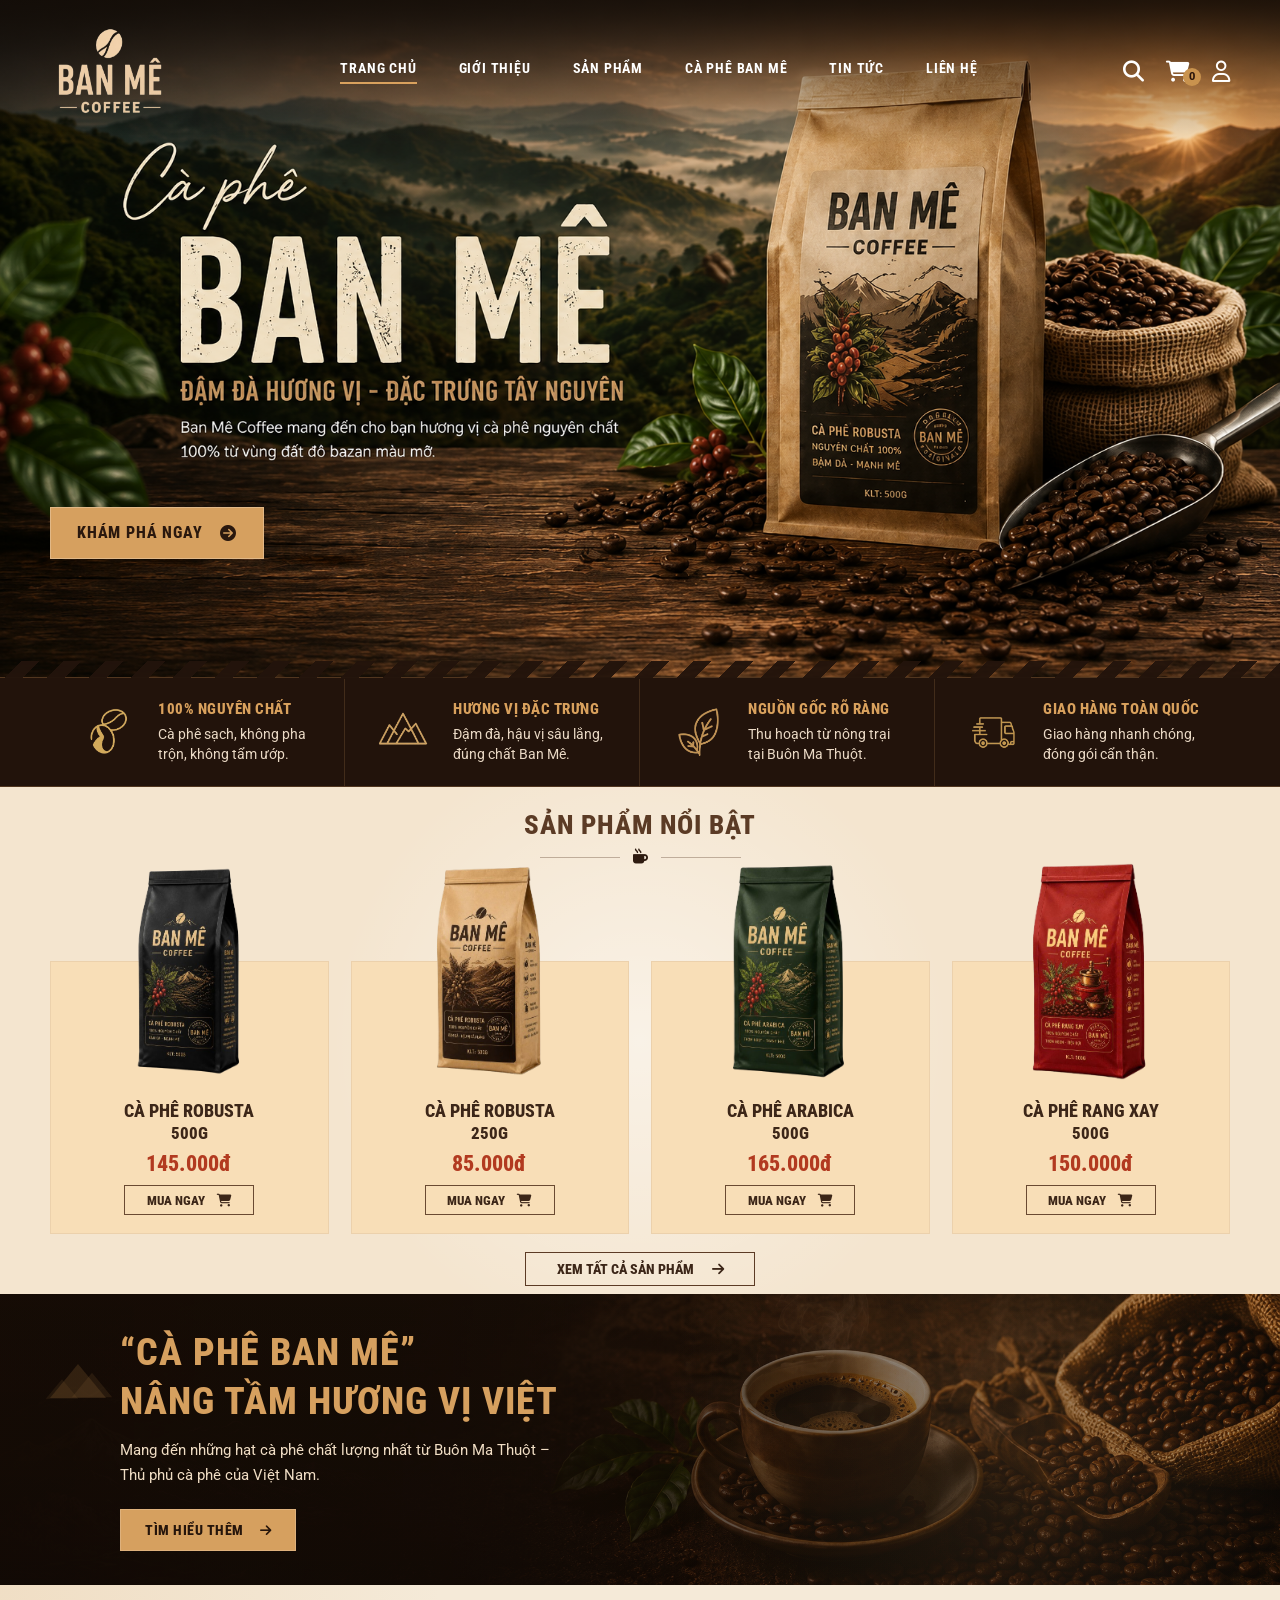
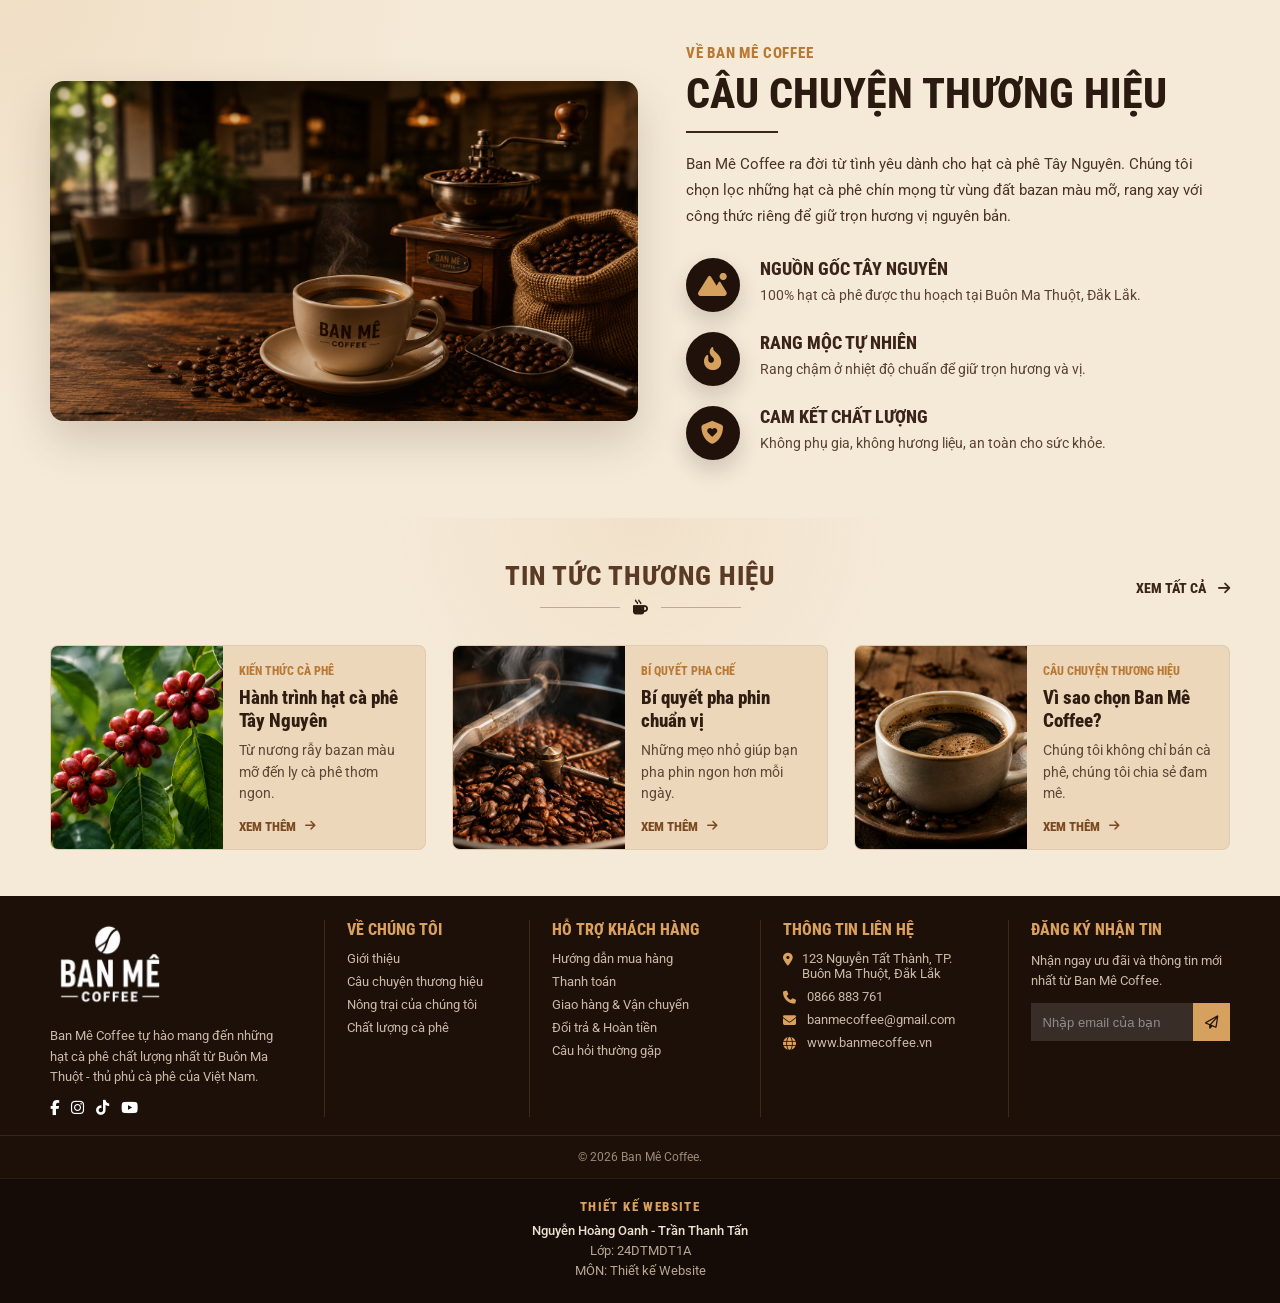
<file: index.html>
<!doctype html>
<html lang="vi">
  <head>
    <meta charset="UTF-8" />
    <meta name="viewport" content="width=device-width, initial-scale=1.0" />

    <title>Ban Mê Coffee</title>

    <!-- Font -->
    <link rel="preconnect" href="https://fonts.googleapis.com" />
    <link rel="preconnect" href="https://fonts.gstatic.com" crossorigin />
    <link
      href="https://fonts.googleapis.com/css2?family=Roboto+Condensed:wght@500;600;700;800&family=Roboto:wght@400;500;700&display=swap"
      rel="stylesheet"
    />

    <!-- Icon Font Awesome -->
    <link
      rel="stylesheet"
      href="https://cdnjs.cloudflare.com/ajax/libs/font-awesome/6.5.0/css/all.min.css"
    />

    <!-- CSS riêng -->
    <link rel="stylesheet" href="css/style.css" />
  </head>

  <body>
    <!-- ==================================================
    HEADER: LOGO - MENU - ICON
  ================================================== -->
    <header class="bm-header">
      <div class="bm-container bm-header-inner">
        <!-- Logo -->
        <a href="index.html" class="bm-logo">
          <!-- Nếu có logo ảnh thì dùng dòng dưới -->
          <img src="image/logo.png" alt="Ban Mê Coffee" />

          <!-- Logo dạng chữ dự phòng -->
          <!-- <span class="bm-logo-main">BAN MÊ</span>
          <span class="bm-logo-sub">COFFEE</span> -->
        </a>

        <!-- Menu -->
        <nav class="bm-menu">
          <a href="index.html" class="active">Trang chủ</a>
          <a href="gioi-thieu.html">Giới thiệu</a>
          <a href="san-pham.html">Sản phẩm</a>
          <a href="ca-phe-ban-me.html">Cà phê Ban Mê</a>
          <a href="tin-tuc.html">Tin tức</a>
          <a href="lien-he.html">Liên hệ</a>
          
        </nav>

        <!-- Icon bên phải -->
        <div class="bm-header-icons">
          <a href="#" aria-label="Tìm kiếm">
            <i class="fa-solid fa-magnifying-glass"></i>
          </a>

          <a href="gio-hang.html" class="bm-cart-icon" aria-label="Giỏ hàng">
            <i class="fa-solid fa-cart-shopping"></i>
            <span id="bmCartCount">0</span>
          </a>

          <a href="tai-khoan.html" aria-label="Tài khoản">
            <i class="fa-regular fa-user"></i>
          </a>
        </div>

        <!-- Nút menu mobile -->
        <button
          class="bm-mobile-toggle"
          id="bmMobileToggle"
          aria-label="Mở menu"
        >
          <i class="fa-solid fa-bars"></i>
        </button>
      </div>
    </header>

    <!-- ==================================================
    BANNER: DÙNG ẢNH BANNER ĐÃ CÓ CHỮ
    Chỉ code nút "Khám phá ngay" và gắn link
  ================================================== -->
    <section class="bm-hero">
      <img src="image/banner.png" alt="Cà phê Ban Mê" class="bm-hero-img" />

      <div class="bm-container bm-hero-content">
        <a href="san-pham.html" class="bm-hero-btn">
          Khám phá ngay
          <i class="fa-solid fa-circle-arrow-right"></i>
        </a>
      </div>
    </section>

    <!-- ==================================================
    4 CỘT CAM KẾT / ƯU ĐIỂM
  ================================================== -->
    <section class="bm-features">
      <div class="bm-container bm-features-grid">
        <div class="bm-feature-item">
          <div class="bm-feature-icon">
            <img src="image/tieuchi1.png" alt="100% Nguyên Chất" />
          </div>
          <div class="bm-feature-text">
            <h3>100% Nguyên Chất</h3>
            <p>Cà phê sạch, không pha trộn, không tẩm ướp.</p>
          </div>
        </div>

        <div class="bm-feature-item">
          <div class="bm-feature-icon">
            <img src="image/tieuchi2.png" alt="Hương Vị Đặc Trưng" />
          </div>
          <div class="bm-feature-text">
            <h3>Hương Vị Đặc Trưng</h3>
            <p>Đậm đà, hậu vị sâu lắng, đúng chất Ban Mê.</p>
          </div>
        </div>

        <div class="bm-feature-item">
          <div class="bm-feature-icon">
            <img src="image/tieuchi3.png" alt="Nguồn Gốc Rõ Ràng" />
          </div>
          <div class="bm-feature-text">
            <h3>Nguồn Gốc Rõ Ràng</h3>
            <p>Thu hoạch từ nông trại tại Buôn Ma Thuột.</p>
          </div>
        </div>

        <div class="bm-feature-item">
          <div class="bm-feature-icon">
            <img src="image/tieuchi4.png" alt="Giao Hàng Toàn Quốc" />
          </div>
          <div class="bm-feature-text">
            <h3>Giao Hàng Toàn Quốc</h3>
            <p>Giao hàng nhanh chóng, đóng gói cẩn thận.</p>
          </div>
        </div>
      </div>
    </section>

    <!-- ==================================================
    <!!---------SẢN PHẨM NỔI BẬT------------------
  ================================================== -->
    <section class="bm-products">
      <div class="bm-container">
        <!-- Tiêu đề section -->
        <div class="bm-section-title">
          <h2>Sản phẩm nổi bật</h2>
          <span>
            <i class="fa-solid fa-mug-hot"></i>
          </span>
        </div>

        <!-- Danh sách 4 sản phẩm -->
        <div class="bm-product-grid">
          <div class="bm-product-card">
            <div class="bm-product-img">
              <img src="image/sanpham1.png" alt="Cà phê Robusta 500G" />
            </div>

            <h3>Cà Phê Robusta</h3>
            <p>500G</p>

            <div class="bm-product-price">145.000đ</div>

            <a href="chi-tiet-san-pham.html?id=robusta-500g" class="bm-buy-btn">
              Mua ngay
              <i class="fa-solid fa-cart-shopping"></i>
            </a>
          </div>

          <div class="bm-product-card">
            <div class="bm-product-img">
              <img src="image/sanpham2.png" alt="Cà phê Robusta 250G" />
            </div>

            <h3>Cà Phê Robusta</h3>
            <p>250G</p>

            <div class="bm-product-price">85.000đ</div>

            <a href="chi-tiet-san-pham.html?id=robusta-250g" class="bm-buy-btn">
              Mua ngay
              <i class="fa-solid fa-cart-shopping"></i>
            </a>
          </div>

          <div class="bm-product-card">
            <div class="bm-product-img">
              <img src="image/sanpham3.png" alt="Cà phê Arabica 500G" />
            </div>

            <h3>Cà Phê Arabica</h3>
            <p>500G</p>

            <div class="bm-product-price">165.000đ</div>

            <a href="chi-tiet-san-pham.html?id=arabica-500g" class="bm-buy-btn">
              Mua ngay
              <i class="fa-solid fa-cart-shopping"></i>
            </a>
          </div>

          <div class="bm-product-card">
            <div class="bm-product-img">
              <img src="image/sanpham4.png" alt="Cà phê Rang Xay 500G" />
            </div>

            <h3>Cà Phê Rang Xay</h3>
            <p>500G</p>

            <div class="bm-product-price">150.000đ</div>

            <a
              href="chi-tiet-san-pham.html?id=rang-xay-500g"
              class="bm-buy-btn"
            >
              Mua ngay
              <i class="fa-solid fa-cart-shopping"></i>
            </a>
          </div>
        </div>

        <!-- Nút xem tất cả -->
        <div class="bm-view-all">
          <a href="san-pham.html">
            Xem tất cả sản phẩm
            <i class="fa-solid fa-arrow-right"></i>
          </a>
        </div>
      </div>
    </section>

    <!-- ==================================================
  CTA NGANG TRƯỚC FOOTER
================================================== -->
    <section class="bm-cta">
      <div class="bm-container">
        <div class="bm-cta-inner">
          <div class="bm-cta-content">
            <div class="bm-cta-decor">
              <span></span>
            </div>

            <h2>
              <span>“Cà phê Ban Mê”</span>
              Nâng tầm hương vị Việt
            </h2>

            <p>
              Mang đến những hạt cà phê chất lượng nhất từ Buôn Ma Thuột – Thủ
              phủ cà phê của Việt Nam.
            </p>

            <a href="gioi-thieu.html" class="bm-cta-btn">
              Tìm hiểu thêm
              <i class="fa-solid fa-arrow-right"></i>
            </a>
          </div>
        </div>
      </div>
    </section>

    <!-- ==================================================
  SECTION GIỚI THIỆU / CÂU CHUYỆN THƯƠNG HIỆU
================================================== -->
    <section class="bm-about">
      <div class="bm-container">
        <div class="bm-about-grid">
          <!-- Ảnh bên trái -->
          <div class="bm-about-image">
            <img
              src="image/gioithieu.png"
              alt="Câu chuyện thương hiệu Ban Mê Coffee"
            />
          </div>

          <!-- Nội dung bên phải -->
          <div class="bm-about-content">
            <span class="bm-about-subtitle">Về Ban Mê Coffee</span>

            <h2>Câu Chuyện Thương Hiệu</h2>

            <p class="bm-about-desc">
              Ban Mê Coffee ra đời từ tình yêu dành cho hạt cà phê Tây Nguyên.
              Chúng tôi chọn lọc những hạt cà phê chín mọng từ vùng đất bazan
              màu mỡ, rang xay với công thức riêng để giữ trọn hương vị nguyên
              bản.
            </p>

            <div class="bm-about-list">
              <div class="bm-about-item">
                <div class="bm-about-icon">
                  <i class="fa-solid fa-mountain-sun"></i>
                </div>

                <div>
                  <h3>Nguồn Gốc Tây Nguyên</h3>
                  <p>
                    100% hạt cà phê được thu hoạch tại Buôn Ma Thuột, Đắk Lắk.
                  </p>
                </div>
              </div>

              <div class="bm-about-item">
                <div class="bm-about-icon">
                  <i class="fa-solid fa-fire-flame-curved"></i>
                </div>

                <div>
                  <h3>Rang Mộc Tự Nhiên</h3>
                  <p>Rang chậm ở nhiệt độ chuẩn để giữ trọn hương và vị.</p>
                </div>
              </div>

              <div class="bm-about-item">
                <div class="bm-about-icon">
                  <i class="fa-solid fa-shield-heart"></i>
                </div>

                <div>
                  <h3>Cam Kết Chất Lượng</h3>
                  <p>Không phụ gia, không hương liệu, an toàn cho sức khỏe.</p>
                </div>
              </div>
            </div>
          </div>
        </div>
      </div>
    </section>

    <!-- ==================================================
  SECTION TIN TỨC / BÀI VIẾT
================================================== -->
    <section class="bm-news-section">
      <div class="bm-container">
        <!-- Tiêu đề -->
        <div class="bm-news-heading">
          <div></div>

          <div class="bm-section-title bm-news-title">
            <h2>Tin tức thương hiệu</h2>
            <span>
              <i class="fa-solid fa-mug-hot"></i>
            </span>
          </div>

          <a href="tin-tuc.html" class="bm-news-view-all">
            Xem tất cả
            <i class="fa-solid fa-arrow-right"></i>
          </a>
        </div>

        <!-- Danh sách bài viết -->
        <div class="bm-news-grid">
          <!-- Bài viết 1 -->
          <article class="bm-news-card">
            <a
              href="chi-tiet-tin-tuc.html?id=hanh-trinh-hat-ca-phe-tay-nguyen"
              class="bm-news-img"
            >
              <img
                src="image/tintuc1.png"
                alt="Hành trình hạt cà phê Tây Nguyên"
              />
            </a>

            <div class="bm-news-content">
              <span>Kiến thức cà phê</span>

              <h3>
                <a
                  href="chi-tiet-tin-tuc.html?id=hanh-trinh-hat-ca-phe-tay-nguyen"
                >
                  Hành trình hạt cà phê Tây Nguyên
                </a>
              </h3>

              <p>Từ nương rẫy bazan màu mỡ đến ly cà phê thơm ngon.</p>

              <a
                href="chi-tiet-tin-tuc.html?id=hanh-trinh-hat-ca-phe-tay-nguyen"
                class="bm-news-more"
              >
                Xem thêm
                <i class="fa-solid fa-arrow-right"></i>
              </a>
            </div>
          </article>

          <!-- Bài viết 2 -->
          <article class="bm-news-card">
            <a
              href="chi-tiet-tin-tuc.html?id=bi-quyet-pha-phin-chuan-vi"
              class="bm-news-img"
            >
              <img src="image/tintuc2.png" alt="Bí quyết pha phin chuẩn vị" />
            </a>

            <div class="bm-news-content">
              <span>Bí quyết pha chế</span>

              <h3>
                <a href="chi-tiet-tin-tuc.html?id=bi-quyet-pha-phin-chuan-vi">
                  Bí quyết pha phin chuẩn vị
                </a>
              </h3>

              <p>Những mẹo nhỏ giúp bạn pha phin ngon hơn mỗi ngày.</p>

              <a
                href="chi-tiet-tin-tuc.html?id=bi-quyet-pha-phin-chuan-vi"
                class="bm-news-more"
              >
                Xem thêm
                <i class="fa-solid fa-arrow-right"></i>
              </a>
            </div>
          </article>

          <!-- Bài viết 3 -->
          <article class="bm-news-card">
            <a
              href="chi-tiet-tin-tuc.html?id=vi-sao-chon-ban-me-coffee"
              class="bm-news-img"
            >
              <img src="image/tintuc3.png" alt="Vì sao chọn Ban Mê Coffee" />
            </a>

            <div class="bm-news-content">
              <span>Câu chuyện thương hiệu</span>

              <h3>
                <a href="chi-tiet-tin-tuc.html?id=vi-sao-chon-ban-me-coffee">
                  Vì sao chọn Ban Mê Coffee?
                </a>
              </h3>

              <p>Chúng tôi không chỉ bán cà phê, chúng tôi chia sẻ đam mê.</p>

              <a
                href="chi-tiet-tin-tuc.html?id=vi-sao-chon-ban-me-coffee"
                class="bm-news-more"
              >
                Xem thêm
                <i class="fa-solid fa-arrow-right"></i>
              </a>
            </div>
          </article>
        </div>
      </div>
    </section>

    <!-- ==================================================
    FOOTER
  ================================================== -->
    <footer class="bm-footer">
      <div class="bm-container bm-footer-grid">
        <!-- Cột 1 -->
        <div class="bm-footer-col bm-footer-brand">
          <a href="index.html" class="bm-footer-logo">
            <img src="image/logo-footer.png" alt="Ban Mê Coffee" />
          </a>

          <p>
            Ban Mê Coffee tự hào mang đến những hạt cà phê chất lượng nhất từ
            Buôn Ma Thuột - thủ phủ cà phê của Việt Nam.
          </p>

          <div class="bm-social">
            <a href="#"><i class="fa-brands fa-facebook-f"></i></a>
            <a href="#"><i class="fa-brands fa-instagram"></i></a>
            <a href="#"><i class="fa-brands fa-tiktok"></i></a>
            <a href="#"><i class="fa-brands fa-youtube"></i></a>
          </div>
        </div>

        <!-- Cột 2 -->
        <div class="bm-footer-col">
          <h3>Về chúng tôi</h3>
          <ul>
            <li><a href="gioi-thieu.html">Giới thiệu</a></li>
            <li><a href="#">Câu chuyện thương hiệu</a></li>
            <li><a href="#">Nông trại của chúng tôi</a></li>
            <li><a href="#">Chất lượng cà phê</a></li>
          </ul>
        </div>

        <!-- Cột 3 -->
        <div class="bm-footer-col">
          <h3>Hỗ trợ khách hàng</h3>
          <ul>
            <li><a href="#">Hướng dẫn mua hàng</a></li>
            <li><a href="#">Thanh toán</a></li>
            <li><a href="#">Giao hàng & Vận chuyển</a></li>
            <li><a href="#">Đổi trả & Hoàn tiền</a></li>
            <li><a href="#">Câu hỏi thường gặp</a></li>
          </ul>
        </div>
        <!-- Cột 4 -->

        <div class="bm-footer-col">
          <h3>Thông tin liên hệ</h3>

          <ul class="bm-contact-list">
            <li>
              <i class="fa-solid fa-location-dot"></i>
              <span>123 Nguyễn Tất Thành, TP. Buôn Ma Thuột, Đắk Lắk</span>
            </li>

            <li>
              <i class="fa-solid fa-phone"></i>
              <a href="tel:0866883761">0866 883 761</a>
            </li>

            <li>
              <i class="fa-solid fa-envelope"></i>
              <a href="mailto:banmecoffee@gmail.com">banmecoffee@gmail.com</a>
            </li>

            <li>
              <i class="fa-solid fa-globe"></i>
              <a href="https://banmecoffee.vn">www.banmecoffee.vn</a>
            </li>
          </ul>
        </div>

        <!-- Cột 5 -->
        <div class="bm-footer-col">
          <h3>Đăng ký nhận tin</h3>

          <p>Nhận ngay ưu đãi và thông tin mới nhất từ Ban Mê Coffee.</p>

          <form class="bm-newsletter">
            <input type="email" placeholder="Nhập email của bạn" />
            <button type="submit">
              <i class="fa-regular fa-paper-plane"></i>
            </button>
          </form>
        </div>
      </div>

      <div class="bm-copyright">© 2026 Ban Mê Coffee.</div>
      <div class="bm-student-credit">
        <p class="bm-student-credit-title">Thiết kế Website</p>
        <p>Nguyễn Hoàng Oanh - Trần Thanh Tấn</p>
        <p>Lớp: 24DTMDT1A</p>
        <p>MÔN: Thiết kế Website</p>
      </div>
    </footer>
    <!-- ==================================================
  NÚT BACK TO TOP
================================================== -->
    <button class="bm-back-to-top" id="bmBackToTop" aria-label="Lên đầu trang">
      <i class="fa-solid fa-arrow-up"></i>
    </button>
    <script>
      const bmCartStorageKey = "bm-cart-items";

      function getCartItems() {
        try {
          const raw = localStorage.getItem(bmCartStorageKey);
          const parsed = raw ? JSON.parse(raw) : [];
          return Array.isArray(parsed) ? parsed : [];
        } catch (error) {
          return [];
        }
      }

      function updateCartCount() {
        const cartCount = document.getElementById("bmCartCount");

        if (!cartCount) {
          return;
        }

        const total = getCartItems().reduce(function (sum, item) {
          return sum + (item.quantity || 0);
        }, 0);

        cartCount.textContent = total;
      }

      updateCartCount();

      const bmBackToTop = document.getElementById("bmBackToTop");

      if (bmBackToTop) {
        window.addEventListener("scroll", function () {
          if (window.scrollY > 250) {
            bmBackToTop.classList.add("show");
          } else {
            bmBackToTop.classList.remove("show");
          }
        });

        bmBackToTop.addEventListener("click", function () {
          window.scrollTo({
            top: 0,
            behavior: "smooth",
          });
        });
      }

      const bmMobileToggle = document.getElementById("bmMobileToggle");
      const bmHeader = document.querySelector(".bm-header");
      const bmMenuLinks = document.querySelectorAll(".bm-menu a");

      if (bmMobileToggle && bmHeader) {
        bmMobileToggle.addEventListener("click", function () {
          bmHeader.classList.toggle("is-open");

          const icon = bmMobileToggle.querySelector("i");

          if (bmHeader.classList.contains("is-open")) {
            icon.classList.remove("fa-bars");
            icon.classList.add("fa-xmark");
          } else {
            icon.classList.remove("fa-xmark");
            icon.classList.add("fa-bars");
          }
        });

        bmMenuLinks.forEach(function (link) {
          link.addEventListener("click", function () {
            bmHeader.classList.remove("is-open");

            const icon = bmMobileToggle.querySelector("i");
            icon.classList.remove("fa-xmark");
            icon.classList.add("fa-bars");
          });
        });
      }
    </script>
    <script src="js/site-search.js"></script>
  </body>
</html>
</file>
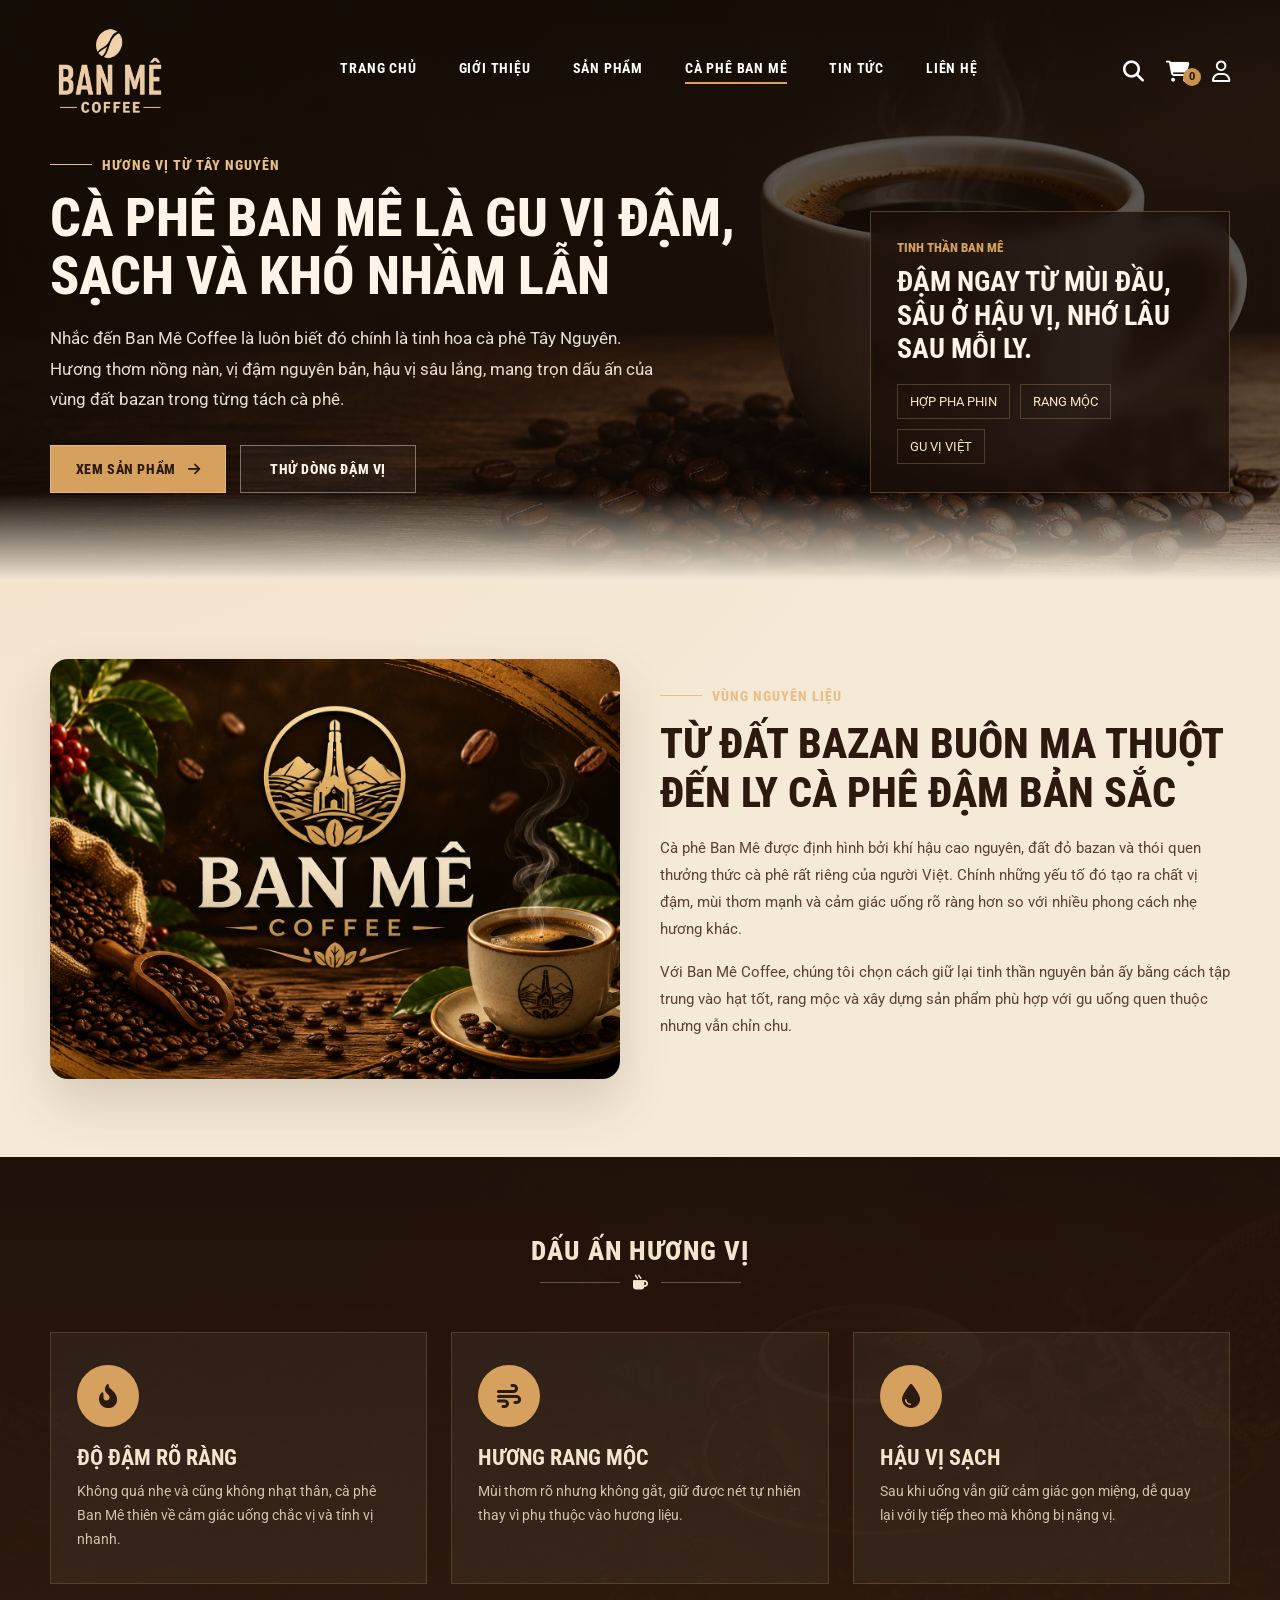
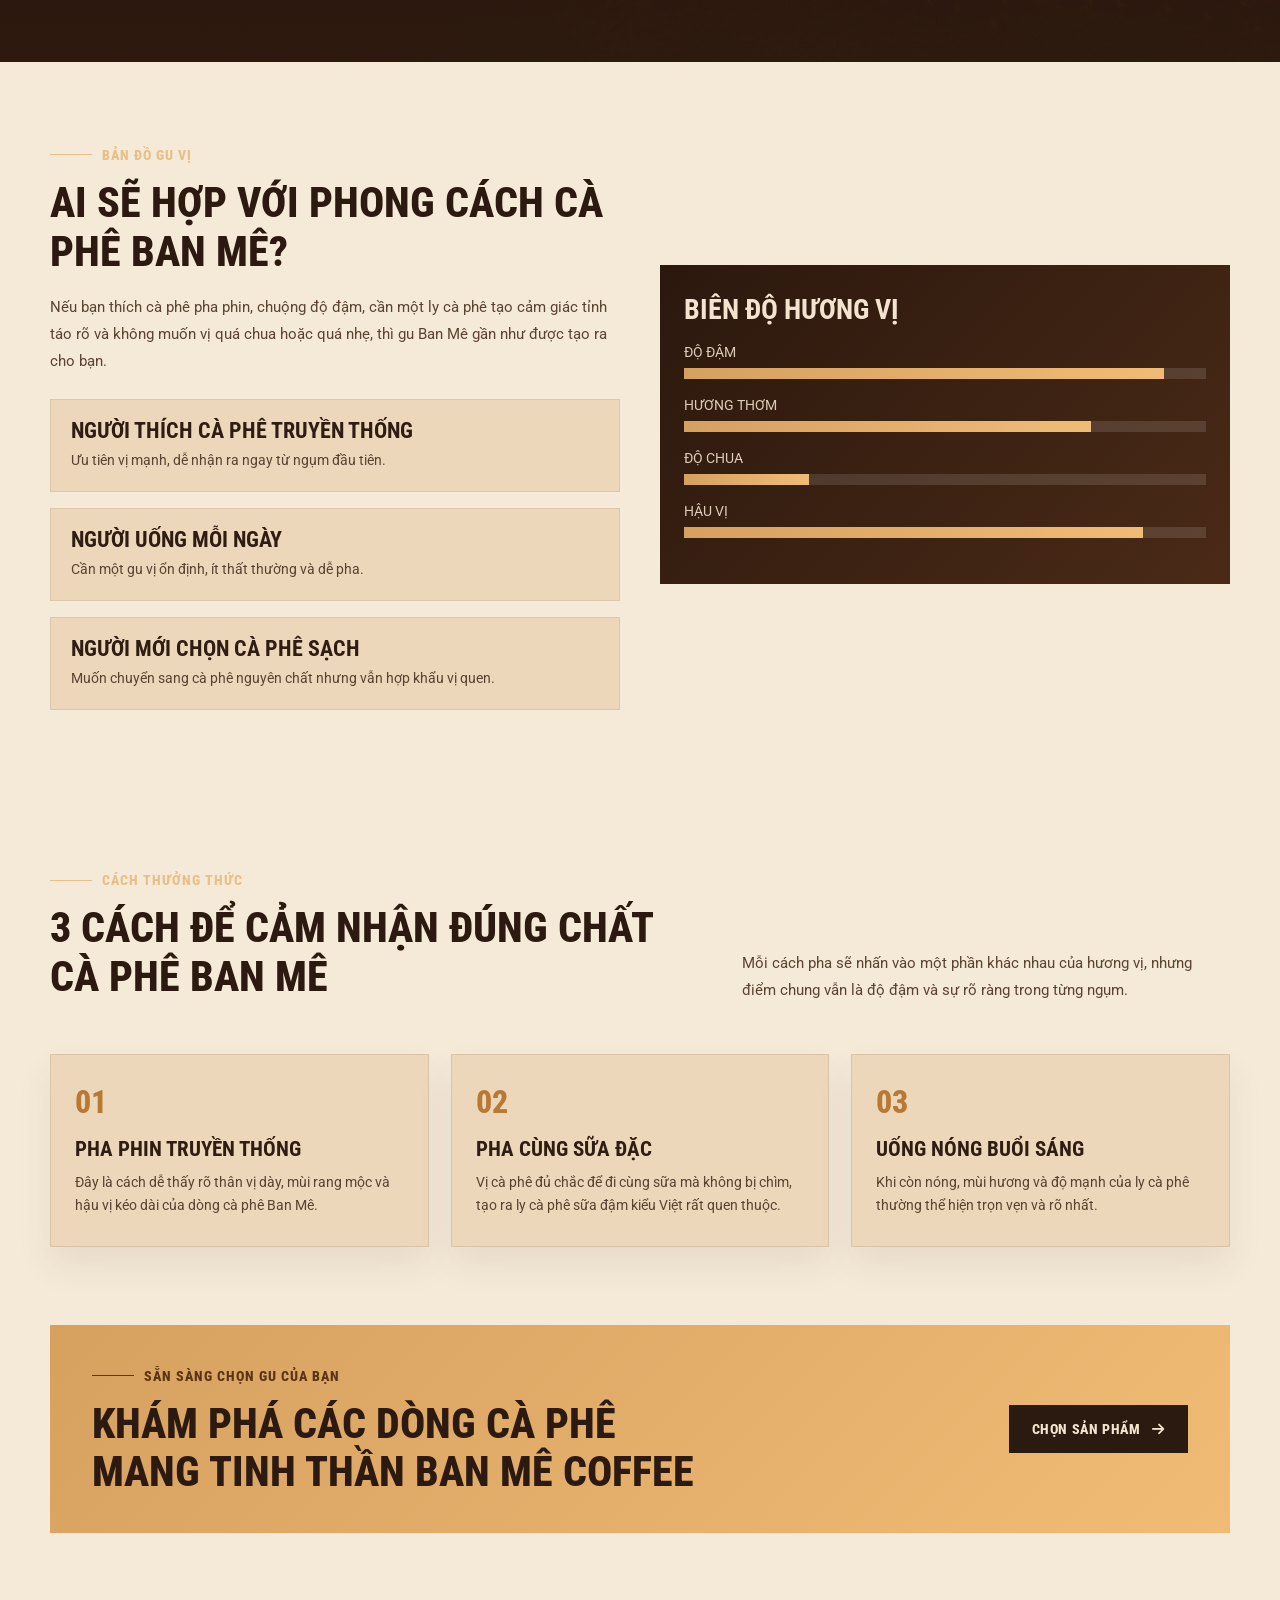
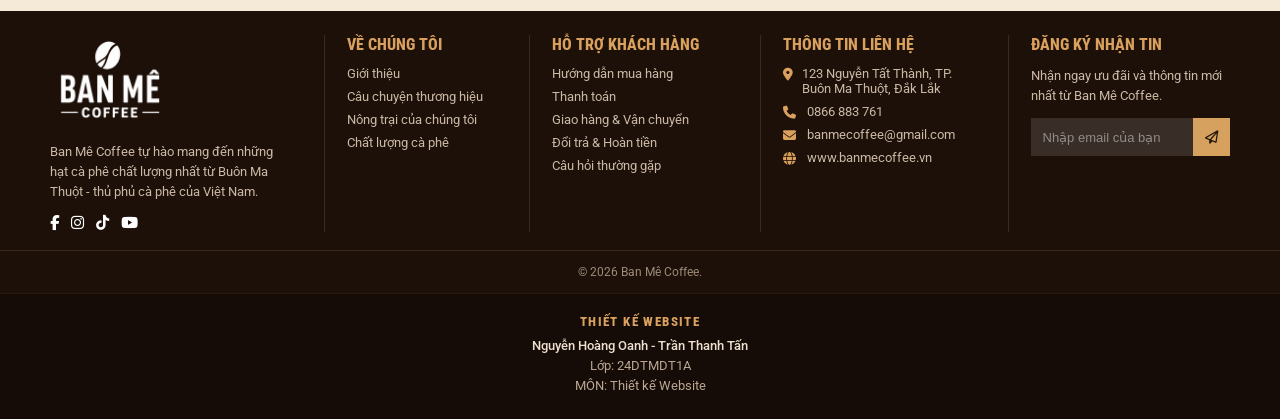
<file: ca-phe-ban-me.html>
<!doctype html>
<html lang="vi">
  <head>
    <meta charset="UTF-8" />
    <meta name="viewport" content="width=device-width, initial-scale=1.0" />
    <title>Cà phê Ban Mê | Ban Mê Coffee</title>

    <link rel="preconnect" href="https://fonts.googleapis.com" />
    <link rel="preconnect" href="https://fonts.gstatic.com" crossorigin />
    <link
      href="https://fonts.googleapis.com/css2?family=Roboto+Condensed:wght@500;600;700;800&family=Roboto:wght@400;500;700&display=swap"
      rel="stylesheet"
    />

    <link
      rel="stylesheet"
      href="https://cdnjs.cloudflare.com/ajax/libs/font-awesome/6.5.0/css/all.min.css"
    />

    <link rel="stylesheet" href="css/style.css" />
    <link rel="stylesheet" href="css/caphebanme.css" />
  </head>

  <body>
    <header class="bm-header">
      <div class="bm-container bm-header-inner">
        <a href="index.html" class="bm-logo">
          <img src="image/logo.png" alt="Ban Mê Coffee" />
        </a>

        <nav class="bm-menu">
          <a href="index.html">Trang chủ</a>
          <a href="gioi-thieu.html">Giới thiệu</a>
          <a href="san-pham.html">Sản phẩm</a>
          <a href="ca-phe-ban-me.html" class="active">Cà phê Ban Mê</a>
          <a href="tin-tuc.html">Tin tức</a>
          <a href="lien-he.html">Liên hệ</a>
        </nav>

        <div class="bm-header-icons">
          <a href="#" aria-label="Tìm kiếm">
            <i class="fa-solid fa-magnifying-glass"></i>
          </a>

          <a href="gio-hang.html" class="bm-cart-icon" aria-label="Giỏ hàng">
            <i class="fa-solid fa-cart-shopping"></i>
            <span id="bmCartCount">0</span>
          </a>

          <a href="tai-khoan.html" aria-label="Tài khoản">
            <i class="fa-regular fa-user"></i>
          </a>
        </div>

        <button
          class="bm-mobile-toggle"
          id="bmMobileToggle"
          aria-label="Mở menu"
        >
          <i class="fa-solid fa-bars"></i>
        </button>
      </div>
    </header>

    <main>
      <section class="cbm-hero">
        <div class="bm-container cbm-hero-inner">
          <div class="cbm-hero-content">
            <span class="cbm-kicker">Hương vị từ Tây Nguyên</span>
            <h1>Cà phê Ban Mê là gu vị đậm, sạch và khó nhầm lẫn</h1>
            <p>
              Nhắc đến Ban Mê Coffee là luôn biết đó chính là tinh hoa cà phê
              Tây Nguyên. Hương thơm nồng nàn, vị đậm nguyên bản, hậu vị sâu
              lắng, mang trọn dấu ấn của vùng đất bazan trong từng tách cà phê.
            </p>

            <div class="cbm-hero-actions">
              <a href="san-pham.html" class="cbm-primary-btn">
                Xem sản phẩm
                <i class="fa-solid fa-arrow-right"></i>
              </a>
              <a
                href="chi-tiet-san-pham.html?id=robusta-500g"
                class="cbm-secondary-btn"
              >
                Thử dòng đậm vị
              </a>
            </div>
          </div>

          <div class="cbm-hero-aside">
            <div class="cbm-quote-card">
              <p class="cbm-quote-label">Tinh thần Ban Mê</p>
              <h2>Đậm ngay từ mùi đầu, sâu ở hậu vị, nhớ lâu sau mỗi ly.</h2>
              <div class="cbm-quote-list">
                <span>Hợp pha phin</span>
                <span>Rang mộc</span>
                <span>Gu vị Việt</span>
              </div>
            </div>
          </div>
        </div>
      </section>

      <section class="cbm-origin">
        <div class="bm-container cbm-origin-grid">
          <div class="cbm-origin-image">
            <img src="image/banner 7.png" alt="Cà phê Ban Mê Coffee" />
          </div>

          <div class="cbm-origin-content">
            <span class="cbm-section-tag">Vùng nguyên liệu</span>
            <h2>Từ đất bazan Buôn Ma Thuột đến ly cà phê đậm bản sắc</h2>
            <p>
              Cà phê Ban Mê được định hình bởi khí hậu cao nguyên, đất đỏ bazan
              và thói quen thưởng thức cà phê rất riêng của người Việt. Chính
              những yếu tố đó tạo ra chất vị đậm, mùi thơm mạnh và cảm giác uống
              rõ ràng hơn so với nhiều phong cách nhẹ hương khác.
            </p>
            <p>
              Với Ban Mê Coffee, chúng tôi chọn cách giữ lại tinh thần nguyên
              bản ấy bằng cách tập trung vào hạt tốt, rang mộc và xây dựng sản
              phẩm phù hợp với gu uống quen thuộc nhưng vẫn chỉn chu.
            </p>
          </div>
        </div>
      </section>

      <section class="cbm-signature">
        <div class="bm-container">
          <div class="bm-section-title">
            <h2>Dấu ấn hương vị</h2>
            <span><i class="fa-solid fa-mug-hot"></i></span>
          </div>

          <div class="cbm-signature-grid">
            <article class="cbm-signature-card">
              <div class="cbm-signature-icon">
                <i class="fa-solid fa-fire-flame-curved"></i>
              </div>
              <h3>Độ đậm rõ ràng</h3>
              <p>
                Không quá nhẹ và cũng không nhạt thân, cà phê Ban Mê thiên về
                cảm giác uống chắc vị và tỉnh vị nhanh.
              </p>
            </article>

            <article class="cbm-signature-card">
              <div class="cbm-signature-icon">
                <i class="fa-solid fa-wind"></i>
              </div>
              <h3>Hương rang mộc</h3>
              <p>
                Mùi thơm rõ nhưng không gắt, giữ được nét tự nhiên thay vì phụ
                thuộc vào hương liệu.
              </p>
            </article>

            <article class="cbm-signature-card">
              <div class="cbm-signature-icon">
                <i class="fa-solid fa-droplet"></i>
              </div>
              <h3>Hậu vị sạch</h3>
              <p>
                Sau khi uống vẫn giữ cảm giác gọn miệng, dễ quay lại với ly tiếp
                theo mà không bị nặng vị.
              </p>
            </article>
          </div>
        </div>
      </section>

      <section class="cbm-profile">
        <div class="bm-container cbm-profile-grid">
          <div class="cbm-profile-content">
            <span class="cbm-section-tag">Bản đồ gu vị</span>
            <h2>Ai sẽ hợp với phong cách cà phê Ban Mê?</h2>
            <p>
              Nếu bạn thích cà phê pha phin, chuộng độ đậm, cần một ly cà phê
              tạo cảm giác tỉnh táo rõ và không muốn vị quá chua hoặc quá nhẹ,
              thì gu Ban Mê gần như được tạo ra cho bạn.
            </p>

            <div class="cbm-profile-points">
              <div class="cbm-profile-item">
                <strong>Người thích cà phê truyền thống</strong>
                <span>Ưu tiên vị mạnh, dễ nhận ra ngay từ ngụm đầu tiên.</span>
              </div>

              <div class="cbm-profile-item">
                <strong>Người uống mỗi ngày</strong>
                <span>Cần một gu vị ổn định, ít thất thường và dễ pha.</span>
              </div>

              <div class="cbm-profile-item">
                <strong>Người mới chọn cà phê sạch</strong>
                <span
                  >Muốn chuyển sang cà phê nguyên chất nhưng vẫn hợp khẩu vị
                  quen.</span
                >
              </div>
            </div>
          </div>

          <div class="cbm-profile-meter">
            <div class="cbm-meter-card">
              <h3>Biên độ hương vị</h3>

              <div class="cbm-meter-item">
                <span>Độ đậm</span>
                <div class="cbm-bar"><i style="width: 92%"></i></div>
              </div>

              <div class="cbm-meter-item">
                <span>Hương thơm</span>
                <div class="cbm-bar"><i style="width: 78%"></i></div>
              </div>

              <div class="cbm-meter-item">
                <span>Độ chua</span>
                <div class="cbm-bar"><i style="width: 24%"></i></div>
              </div>

              <div class="cbm-meter-item">
                <span>Hậu vị</span>
                <div class="cbm-bar"><i style="width: 88%"></i></div>
              </div>
            </div>
          </div>
        </div>
      </section>

      <section class="cbm-brew">
        <div class="bm-container">
          <div class="cbm-brew-head">
            <div>
              <span class="cbm-section-tag">Cách thưởng thức</span>
              <h2>3 cách để cảm nhận đúng chất cà phê Ban Mê</h2>
            </div>

            <p>
              Mỗi cách pha sẽ nhấn vào một phần khác nhau của hương vị, nhưng
              điểm chung vẫn là độ đậm và sự rõ ràng trong từng ngụm.
            </p>
          </div>

          <div class="cbm-brew-grid">
            <article class="cbm-brew-card">
              <span>01</span>
              <h3>Pha phin truyền thống</h3>
              <p>
                Đây là cách dễ thấy rõ thân vị dày, mùi rang mộc và hậu vị kéo
                dài của dòng cà phê Ban Mê.
              </p>
            </article>

            <article class="cbm-brew-card">
              <span>02</span>
              <h3>Pha cùng sữa đặc</h3>
              <p>
                Vị cà phê đủ chắc để đi cùng sữa mà không bị chìm, tạo ra ly cà
                phê sữa đậm kiểu Việt rất quen thuộc.
              </p>
            </article>

            <article class="cbm-brew-card">
              <span>03</span>
              <h3>Uống nóng buổi sáng</h3>
              <p>
                Khi còn nóng, mùi hương và độ mạnh của ly cà phê thường thể hiện
                trọn vẹn và rõ nhất.
              </p>
            </article>
          </div>
        </div>
      </section>

      <section class="cbm-cta">
        <div class="bm-container cbm-cta-inner">
          <div>
            <span class="cbm-section-tag">Sẵn sàng chọn gu của bạn</span>
            <h2>Khám phá các dòng cà phê mang tinh thần Ban Mê Coffee</h2>
          </div>

          <a href="san-pham.html" class="cbm-primary-btn">
            Chọn sản phẩm
            <i class="fa-solid fa-arrow-right"></i>
          </a>
        </div>
      </section>
    </main>

   <footer class="bm-footer">
      <div class="bm-container bm-footer-grid">
        <!-- Cột 1 -->
        <div class="bm-footer-col bm-footer-brand">
          <a href="index.html" class="bm-footer-logo">
            <img src="image/logo-footer.png" alt="Ban Mê Coffee" />
          </a>

          <p>
            Ban Mê Coffee tự hào mang đến những hạt cà phê chất lượng nhất từ
            Buôn Ma Thuột - thủ phủ cà phê của Việt Nam.
          </p>

          <div class="bm-social">
            <a href="#"><i class="fa-brands fa-facebook-f"></i></a>
            <a href="#"><i class="fa-brands fa-instagram"></i></a>
            <a href="#"><i class="fa-brands fa-tiktok"></i></a>
            <a href="#"><i class="fa-brands fa-youtube"></i></a>
          </div>
        </div>

        <!-- Cột 2 -->
        <div class="bm-footer-col">
          <h3>Về chúng tôi</h3>
          <ul>
            <li><a href="gioi-thieu.html">Giới thiệu</a></li>
            <li><a href="tin-tuc.html">Câu chuyện thương hiệu</a></li>
            <li><a href="#">Nông trại của chúng tôi</a></li>
            <li><a href="ca-phe-ban-me.html">Chất lượng cà phê</a></li>
          </ul>
        </div>

        <!-- Cột 3 -->
        <div class="bm-footer-col">
          <h3>Hỗ trợ khách hàng</h3>
          <ul>
            <li><a href="san-pham.html">Hướng dẫn mua hàng</a></li>
            <li><a href="dat-hang.html">Thanh toán</a></li>
            <li><a href="#">Giao hàng & Vận chuyển</a></li>
            <li><a href="#">Đổi trả & Hoàn tiền</a></li>
            <li><a href="lien-he.html">Câu hỏi thường gặp</a></li>
          </ul>
        </div>

        <!-- Cột 4 -->
        <div class="bm-footer-col">
          <h3>Thông tin liên hệ</h3>

          <ul class="bm-contact-list">
            <li>
              <i class="fa-solid fa-location-dot"></i>
              <span>123 Nguyễn Tất Thành, TP. Buôn Ma Thuột, Đắk Lắk</span>
            </li>

            <li>
              <i class="fa-solid fa-phone"></i>
              <a href="tel:0866883761">0866 883 761</a>
            </li>

            <li>
              <i class="fa-solid fa-envelope"></i>
              <a href="mailto:banmecoffee@gmail.com">banmecoffee@gmail.com</a>
            </li>

            <li>
              <i class="fa-solid fa-globe"></i>
              <a href="https://banmecoffee.vn">www.banmecoffee.vn</a>
            </li>
          </ul>
        </div>

        <!-- Cột 5 -->
        <div class="bm-footer-col">
          <h3>Đăng ký nhận tin</h3>

          <p>Nhận ngay ưu đãi và thông tin mới nhất từ Ban Mê Coffee.</p>

          <form class="bm-newsletter">
            <input type="email" placeholder="Nhập email của bạn" required />
            <button type="submit" aria-label="Gửi đăng ký">
              <i class="fa-regular fa-paper-plane"></i>
            </button>
          </form>
        </div>
      </div>

      <div class="bm-copyright">© 2026 Ban Mê Coffee.</div>
      <div class="bm-student-credit">
        <p class="bm-student-credit-title">Thiết kế Website</p>
        <p>Nguyễn Hoàng Oanh - Trần Thanh Tấn</p>
        <p>Lớp: 24DTMDT1A</p>
        <p>MÔN: Thiết kế Website</p>
      </div>
    </footer>

    <button class="bm-back-to-top" id="bmBackToTop" aria-label="Lên đầu trang">
      <i class="fa-solid fa-arrow-up"></i>
    </button>

    <script>
      const bmCartStorageKey = "bm-cart-items";

      function getCartItems() {
        try {
          const raw = localStorage.getItem(bmCartStorageKey);
          const parsed = raw ? JSON.parse(raw) : [];
          return Array.isArray(parsed) ? parsed : [];
        } catch (error) {
          return [];
        }
      }

      function updateCartCount() {
        const cartCount = document.getElementById("bmCartCount");

        if (!cartCount) {
          return;
        }

        const total = getCartItems().reduce(function (sum, item) {
          return sum + (item.quantity || 0);
        }, 0);

        cartCount.textContent = total;
      }

      updateCartCount();

      const bmBackToTop = document.getElementById("bmBackToTop");

      if (bmBackToTop) {
        window.addEventListener("scroll", function () {
          if (window.scrollY > 250) {
            bmBackToTop.classList.add("show");
          } else {
            bmBackToTop.classList.remove("show");
          }
        });

        bmBackToTop.addEventListener("click", function () {
          window.scrollTo({
            top: 0,
            behavior: "smooth",
          });
        });
      }

      const bmMobileToggle = document.getElementById("bmMobileToggle");
      const bmHeader = document.querySelector(".bm-header");
      const bmMenuLinks = document.querySelectorAll(".bm-menu a");

      if (bmMobileToggle && bmHeader) {
        bmMobileToggle.addEventListener("click", function () {
          bmHeader.classList.toggle("is-open");

          const icon = bmMobileToggle.querySelector("i");

          if (bmHeader.classList.contains("is-open")) {
            icon.classList.remove("fa-bars");
            icon.classList.add("fa-xmark");
          } else {
            icon.classList.remove("fa-xmark");
            icon.classList.add("fa-bars");
          }
        });

        bmMenuLinks.forEach(function (link) {
          link.addEventListener("click", function () {
            bmHeader.classList.remove("is-open");

            const icon = bmMobileToggle.querySelector("i");
            icon.classList.remove("fa-xmark");
            icon.classList.add("fa-bars");
          });
        });
      }
    </script>
    <script src="js/site-search.js"></script>
  </body>
</html>
</file>
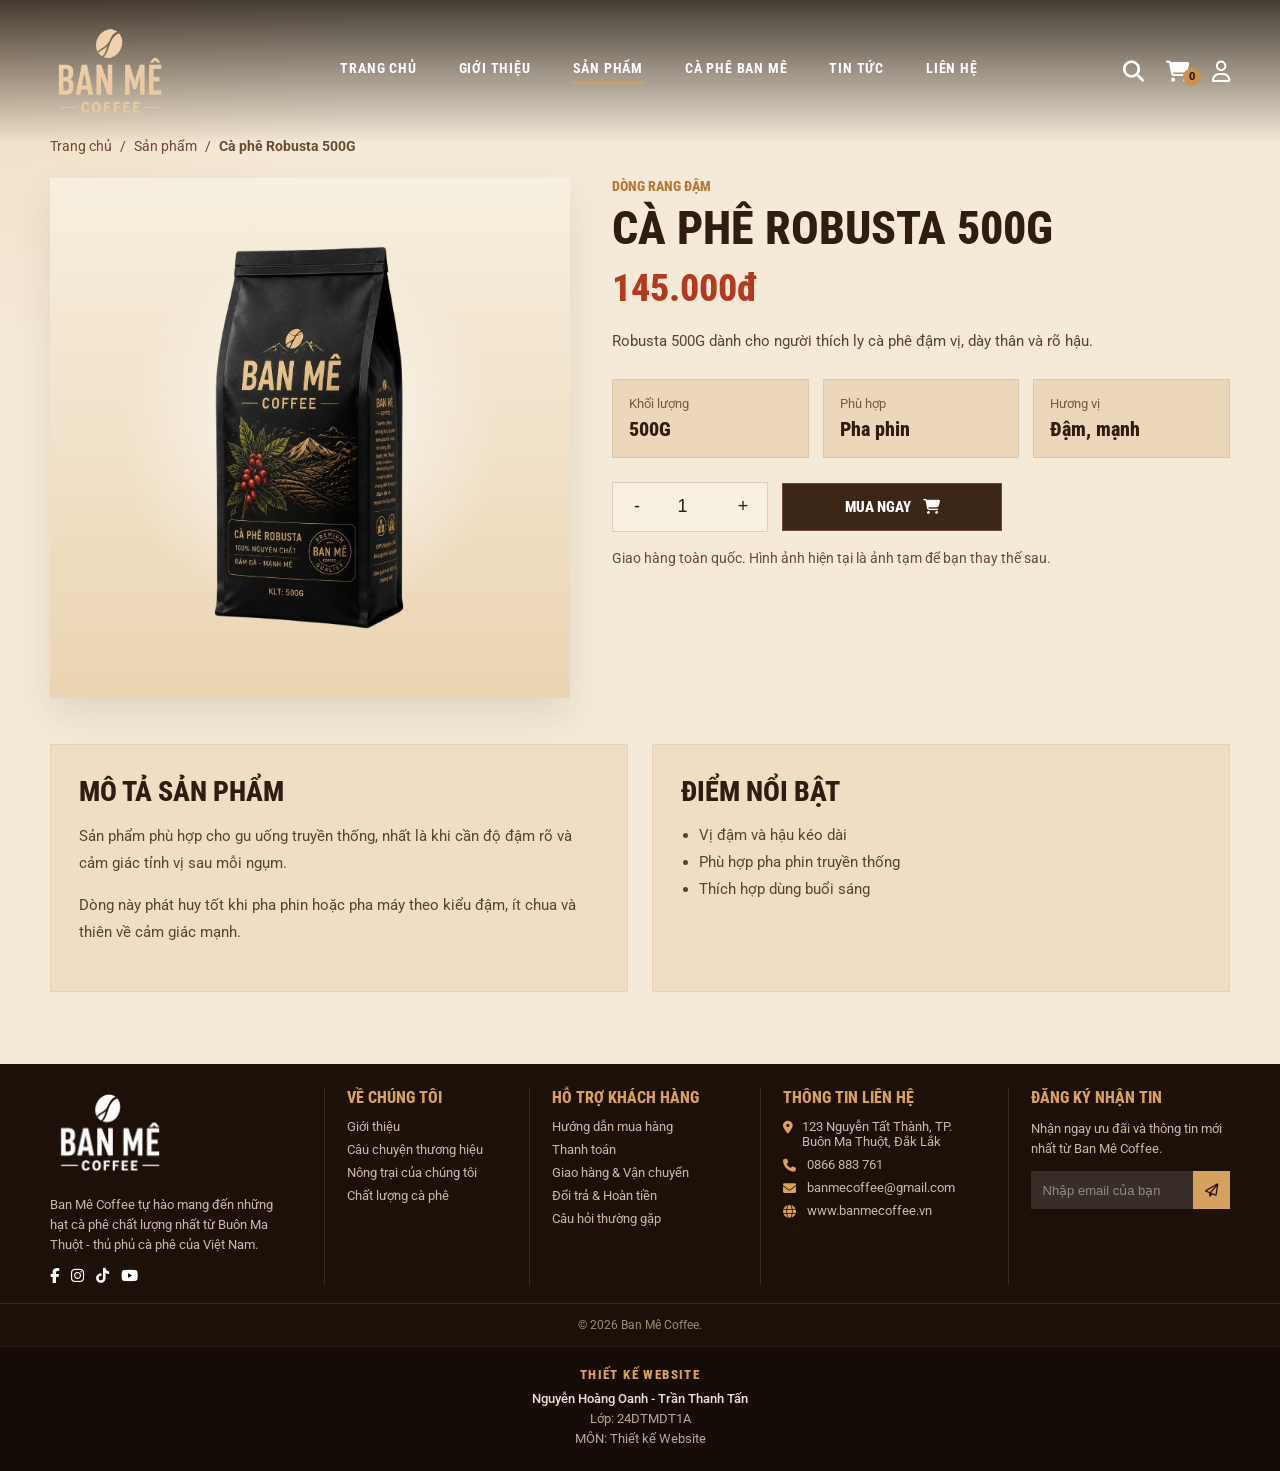
<file: chi-tiet-san-pham.html>
<!doctype html>
<html lang="vi">
  <head>
    <meta charset="UTF-8" />
    <meta name="viewport" content="width=device-width, initial-scale=1.0" />
    <title>Chi tiết sản phẩm | Ban Mê Coffee</title>

    <link rel="preconnect" href="https://fonts.googleapis.com" />
    <link rel="preconnect" href="https://fonts.gstatic.com" crossorigin />
    <link
      href="https://fonts.googleapis.com/css2?family=Roboto+Condensed:wght@500;600;700;800&family=Roboto:wght@400;500;700&display=swap"
      rel="stylesheet"
    />

    <link
      rel="stylesheet"
      href="https://cdnjs.cloudflare.com/ajax/libs/font-awesome/6.5.0/css/all.min.css"
    />

    <link rel="stylesheet" href="css/style.css" />
    <link rel="stylesheet" href="css/chitietsanpham.css" />
  </head>

  <body>
    <header class="bm-header">
      <div class="bm-container bm-header-inner">
        <a href="index.html" class="bm-logo">
          <img src="image/logo.png" alt="Ban Mê Coffee" />
        </a>

        <nav class="bm-menu">
          <a href="index.html">Trang chủ</a>
          <a href="gioi-thieu.html">Giới thiệu</a>
          <a href="san-pham.html" class="active">Sản phẩm</a>
          <a href="ca-phe-ban-me.html">Cà phê Ban Mê</a>
          <a href="tin-tuc.html">Tin tức</a>
          <a href="lien-he.html">Liên hệ</a>
        </nav>

        <div class="bm-header-icons">
          <a href="#" aria-label="Tìm kiếm">
            <i class="fa-solid fa-magnifying-glass"></i>
          </a>

          <a href="gio-hang.html" class="bm-cart-icon" aria-label="Giỏ hàng">
            <i class="fa-solid fa-cart-shopping"></i>
            <span id="bmCartCount">0</span>
          </a>

          <a href="tai-khoan.html" aria-label="Tài khoản">
            <i class="fa-regular fa-user"></i>
          </a>
        </div>

        <button
          class="bm-mobile-toggle"
          id="bmMobileToggle"
          aria-label="Mở menu"
        >
          <i class="fa-solid fa-bars"></i>
        </button>
      </div>
    </header>

    <main>
      <section class="ctsp-main">
        <div class="bm-container">
          <div class="ctsp-breadcrumb">
            <a href="index.html">Trang chủ</a>
            <span>/</span>
            <a href="san-pham.html">Sản phẩm</a>
            <span>/</span>
            <strong id="ctspBreadcrumbName">Chi tiết sản phẩm</strong>
          </div>

          <div class="ctsp-layout">
            <div class="ctsp-gallery">
              <div class="ctsp-main-image">
                <img id="ctspImage" src="image/sanpham1.png" alt="Sản phẩm" />
              </div>
            </div>

            <div class="ctsp-content">
              <p class="ctsp-type" id="ctspType">Dòng cà phê</p>
              <h1 id="ctspName">Tên sản phẩm</h1>
              <div class="ctsp-price" id="ctspPrice">0đ</div>

              <p class="ctsp-summary" id="ctspSummary">
                Thông tin sản phẩm đang được cập nhật.
              </p>

              <div class="ctsp-meta">
                <div>
                  <span>Khối lượng</span>
                  <strong id="ctspWeight">500G</strong>
                </div>
                <div>
                  <span>Phù hợp</span>
                  <strong id="ctspBrew">Pha phin</strong>
                </div>
                <div>
                  <span>Hương vị</span>
                  <strong id="ctspTaste">Đậm vị</strong>
                </div>
              </div>

              <div class="ctsp-actions">
                <div class="ctsp-quantity">
                  <button
                    type="button"
                    id="ctspMinus"
                    aria-label="Giảm số lượng"
                  >
                    -
                  </button>
                  <input type="number" id="ctspQty" min="1" value="1" />
                  <button
                    type="button"
                    id="ctspPlus"
                    aria-label="Tăng số lượng"
                  >
                    +
                  </button>
                </div>

                <button type="button" class="ctsp-buy-btn" id="ctspBuyBtn">
                  Mua ngay
                  <i class="fa-solid fa-cart-shopping"></i>
                </button>
              </div>

              <div class="ctsp-note">
                Giao hàng toàn quốc. Hình ảnh hiện tại là ảnh tạm để bạn thay
                thế sau.
              </div>
            </div>
          </div>
        </div>
      </section>

      <section class="ctsp-info">
        <div class="bm-container">
          <div class="ctsp-info-grid">
            <article class="ctsp-info-card">
              <h2>Mô tả sản phẩm</h2>
              <p id="ctspDesc1">
                Cà phê Ban Mê Coffee được chọn lọc để giữ vị nguyên bản và rõ
                gu.
              </p>
              <p id="ctspDesc2">
                Thành phẩm phù hợp cho người yêu vị cà phê mộc và hậu vị sạch.
              </p>
            </article>

            <article class="ctsp-info-card">
              <h2>Điểm nổi bật</h2>
              <ul id="ctspHighlights">
                <li>Nguyên liệu tuyển chọn</li>
                <li>Rang mộc chỉn chu</li>
                <li>Phù hợp dùng hằng ngày</li>
              </ul>
            </article>
          </div>
        </div>
      </section>
    </main>

   <footer class="bm-footer">
      <div class="bm-container bm-footer-grid">
        <!-- Cột 1 -->
        <div class="bm-footer-col bm-footer-brand">
          <a href="index.html" class="bm-footer-logo">
            <img src="image/logo-footer.png" alt="Ban Mê Coffee" />
          </a>

          <p>
            Ban Mê Coffee tự hào mang đến những hạt cà phê chất lượng nhất từ
            Buôn Ma Thuột - thủ phủ cà phê của Việt Nam.
          </p>

          <div class="bm-social">
            <a href="#"><i class="fa-brands fa-facebook-f"></i></a>
            <a href="#"><i class="fa-brands fa-instagram"></i></a>
            <a href="#"><i class="fa-brands fa-tiktok"></i></a>
            <a href="#"><i class="fa-brands fa-youtube"></i></a>
          </div>
        </div>

        <!-- Cột 2 -->
        <div class="bm-footer-col">
          <h3>Về chúng tôi</h3>
          <ul>
            <li><a href="gioi-thieu.html">Giới thiệu</a></li>
            <li><a href="tin-tuc.html">Câu chuyện thương hiệu</a></li>
            <li><a href="#">Nông trại của chúng tôi</a></li>
            <li><a href="ca-phe-ban-me.html">Chất lượng cà phê</a></li>
          </ul>
        </div>

        <!-- Cột 3 -->
        <div class="bm-footer-col">
          <h3>Hỗ trợ khách hàng</h3>
          <ul>
            <li><a href="san-pham.html">Hướng dẫn mua hàng</a></li>
            <li><a href="dat-hang.html">Thanh toán</a></li>
            <li><a href="#">Giao hàng & Vận chuyển</a></li>
            <li><a href="#">Đổi trả & Hoàn tiền</a></li>
            <li><a href="lien-he.html">Câu hỏi thường gặp</a></li>
          </ul>
        </div>

        <!-- Cột 4 -->
        <div class="bm-footer-col">
          <h3>Thông tin liên hệ</h3>

          <ul class="bm-contact-list">
            <li>
              <i class="fa-solid fa-location-dot"></i>
              <span>123 Nguyễn Tất Thành, TP. Buôn Ma Thuột, Đắk Lắk</span>
            </li>

            <li>
              <i class="fa-solid fa-phone"></i>
              <a href="tel:0866883761">0866 883 761</a>
            </li>

            <li>
              <i class="fa-solid fa-envelope"></i>
              <a href="mailto:banmecoffee@gmail.com">banmecoffee@gmail.com</a>
            </li>

            <li>
              <i class="fa-solid fa-globe"></i>
              <a href="https://banmecoffee.vn">www.banmecoffee.vn</a>
            </li>
          </ul>
        </div>

        <!-- Cột 5 -->
        <div class="bm-footer-col">
          <h3>Đăng ký nhận tin</h3>

          <p>Nhận ngay ưu đãi và thông tin mới nhất từ Ban Mê Coffee.</p>

          <form class="bm-newsletter">
            <input type="email" placeholder="Nhập email của bạn" required />
            <button type="submit" aria-label="Gửi đăng ký">
              <i class="fa-regular fa-paper-plane"></i>
            </button>
          </form>
        </div>
      </div>

      <div class="bm-copyright">© 2026 Ban Mê Coffee.</div>
      <div class="bm-student-credit">
        <p class="bm-student-credit-title">Thiết kế Website</p>
        <p>Nguyễn Hoàng Oanh - Trần Thanh Tấn</p>
        <p>Lớp: 24DTMDT1A</p>
        <p>MÔN: Thiết kế Website</p>
      </div>
    </footer>
    
    <button class="bm-back-to-top" id="bmBackToTop" aria-label="Lên đầu trang">
      <i class="fa-solid fa-arrow-up"></i>
    </button>

    <script>
      const bmCartStorageKey = "bm-cart-items";
      const productCatalog = {
        "robusta-500g": {
          id: "robusta-500g",
          name: "Cà phê Robusta 500G",
          type: "Dòng rang đậm",
          price: "145.000đ",
          image: "image/sanpham1.png",
          weight: "500G",
          brew: "Pha phin",
          taste: "Đậm, mạnh",
          summary:
            "Robusta 500G dành cho người thích ly cà phê đậm vị, dày thân và rõ hậu.",
          desc1:
            "Sản phẩm phù hợp cho gu uống truyền thống, nhất là khi cần độ đậm rõ và cảm giác tỉnh vị sau mỗi ngụm.",
          desc2:
            "Dòng này phát huy tốt khi pha phin hoặc pha máy theo kiểu đậm, ít chua và thiên về cảm giác mạnh.",
          highlights: [
            "Vị đậm và hậu kéo dài",
            "Phù hợp pha phin truyền thống",
            "Thích hợp dùng buổi sáng",
          ],
        },
        "robusta-250g": {
          id: "robusta-250g",
          name: "Cà phê Robusta 250G",
          type: "Dòng rang đậm",
          price: "85.000đ",
          image: "image/sanpham2.png",
          weight: "250G",
          brew: "Pha phin",
          taste: "Đậm, gọn vị",
          summary:
            "Phiên bản gói nhỏ giúp trải nghiệm dễ hơn nhưng vẫn giữ rõ chất Robusta Ban Mê.",
          desc1:
            "Khối lượng 250G phù hợp cho người muốn thử gu vị trước khi chọn gói lớn hơn.",
          desc2:
            "Sản phẩm hướng đến sự tiện lợi, dễ bảo quản và dùng hết nhanh trong thời gian ngắn.",
          highlights: [
            "Gói nhỏ dễ dùng",
            "Giữ độ đậm ổn định",
            "Phù hợp trải nghiệm thử",
          ],
        },
        "arabica-500g": {
          id: "arabica-500g",
          name: "Cà phê Arabica 500G",
          type: "Dòng hương thơm",
          price: "165.000đ",
          image: "image/sanpham3.png",
          weight: "500G",
          brew: "Pour over / phin",
          taste: "Thơm, cân bằng",
          summary:
            "Arabica 500G phù hợp với người thích mùi hương rõ và cảm giác uống cân bằng hơn.",
          desc1:
            "Dòng Arabica thiên về hương thơm, độ sáng vị tốt hơn và hậu nhẹ nhàng hơn so với Robusta.",
          desc2:
            "Có thể dùng để pha phin nhẹ hoặc các kiểu pha ưu tiên mùi hương như pour over.",
          highlights: [
            "Hương thơm nổi bật",
            "Độ cân bằng dễ uống",
            "Hợp gu uống thanh hơn",
          ],
        },
        "rang-xay-500g": {
          id: "rang-xay-500g",
          name: "Cà phê Rang Xay 500G",
          type: "Dòng tiện lợi",
          price: "150.000đ",
          image: "image/sanpham4.png",
          weight: "500G",
          brew: "Pha phin",
          taste: "Đậm, tiện dùng",
          summary:
            "Dòng rang xay sẵn giúp tiết kiệm thời gian mà vẫn giữ gu vị quen thuộc.",
          desc1:
            "Phù hợp cho người dùng tại nhà hoặc văn phòng muốn pha nhanh mà không cần xay lại.",
          desc2:
            "Độ xay được định hướng cho nhu cầu pha phin phổ biến, giúp thao tác đơn giản hơn.",
          highlights: [
            "Xay sẵn tiện lợi",
            "Phù hợp nhu cầu hằng ngày",
            "Dễ dùng tại nhà",
          ],
        },
        "phin-blend-500g": {
          id: "phin-blend-500g",
          name: "Cà phê Phin Blend 500G",
          type: "Dòng pha phin",
          price: "155.000đ",
          image: "image/sanpham1.png",
          weight: "500G",
          brew: "Pha phin",
          taste: "Cân bằng, đậm vừa",
          summary:
            "Blend dành cho người cần ly cà phê cân bằng giữa hương thơm và độ đậm hằng ngày.",
          desc1:
            "Công thức blend giúp vị cà phê tròn hơn, dễ tiếp cận và hợp nhiều kiểu uống.",
          desc2:
            "Đây là dòng phù hợp nếu bạn muốn một lựa chọn an toàn nhưng vẫn giữ chất Ban Mê.",
          highlights: [
            "Cân bằng dễ uống",
            "Hợp pha phin mỗi ngày",
            "Gu vị ổn định",
          ],
        },
        "espresso-blend-500g": {
          id: "espresso-blend-500g",
          name: "Cà phê Espresso Blend 500G",
          type: "Dòng espresso",
          price: "175.000đ",
          image: "image/sanpham2.png",
          weight: "500G",
          brew: "Máy espresso",
          taste: "Dày thân, rõ crema",
          summary:
            "Dòng blend tối ưu cho máy pha, nhấn vào độ dày thân và cảm giác mạnh vị.",
          desc1:
            "Phù hợp cho người dùng máy pha gia đình hoặc quán nhỏ muốn shot espresso rõ vị.",
          desc2:
            "Có thể dùng làm nền cho latte, cappuccino hoặc các món sữa cần vị cà phê nổi bật.",
          highlights: [
            "Hợp máy espresso",
            "Vị dày, rõ crema",
            "Pha sữa vẫn giữ vị",
          ],
        },
        "moka-250g": {
          id: "moka-250g",
          name: "Cà phê Moka 250G",
          type: "Dòng hương nổi bật",
          price: "120.000đ",
          image: "image/sanpham3.png",
          weight: "250G",
          brew: "Pour over / phin nhẹ",
          taste: "Thơm, mềm vị",
          summary:
            "Moka 250G dành cho người muốn trải nghiệm dòng hương rõ và cảm giác mềm vị hơn.",
          desc1:
            "Sản phẩm phù hợp làm quà hoặc dùng thử cho người mới bắt đầu khám phá các gu cà phê thơm.",
          desc2:
            "Khối lượng 250G cũng giúp bạn thay đổi gu uống linh hoạt mà không cần mua gói quá lớn.",
          highlights: [
            "Hương thơm đặc trưng",
            "Phù hợp dùng thử",
            "Cảm giác uống mềm hơn",
          ],
        },
        "cold-brew-blend-500g": {
          id: "cold-brew-blend-500g",
          name: "Cold Brew Blend 500G",
          type: "Dòng pha lạnh",
          price: "168.000đ",
          image: "image/sanpham4.png",
          weight: "500G",
          brew: "Cold brew",
          taste: "Êm, sạch vị",
          summary:
            "Blend này hướng tới cảm giác êm và sạch khi pha lạnh hoặc ủ qua đêm.",
          desc1:
            "Phù hợp cho người cần thức uống mát, ít gắt và có thể dùng trực tiếp với đá.",
          desc2:
            "Dòng cold brew giúp mùi hương dễ chịu hơn và phù hợp khí hậu nóng.",
          highlights: ["Hợp pha lạnh", "Vị êm, sạch", "Dễ uống hằng ngày"],
        },
        "hat-moc-1kg": {
          id: "hat-moc-1kg",
          name: "Cà phê Hạt Mộc 1KG",
          type: "Dòng tiết kiệm",
          price: "279.000đ",
          image: "image/sanpham1.png",
          weight: "1KG",
          brew: "Tùy cách pha",
          taste: "Mộc, ổn định",
          summary:
            "Gói 1KG phù hợp cho nhu cầu sử dụng nhiều với mức chi phí tối ưu hơn.",
          desc1:
            "Sản phẩm phù hợp cho gia đình, văn phòng hoặc khách có nhu cầu mua số lượng lớn.",
          desc2:
            "Dạng hạt giúp chủ động độ xay theo thiết bị và kiểu pha của từng người dùng.",
          highlights: [
            "Khối lượng lớn",
            "Dễ tối ưu chi phí",
            "Linh hoạt khi sử dụng",
          ],
        },
        "tui-loc-10-goi": {
          id: "tui-loc-10-goi",
          name: "Cà phê Túi Lọc 10 Gói",
          type: "Dòng tiện dụng",
          price: "98.000đ",
          image: "image/sanpham2.png",
          weight: "10 gói",
          brew: "Pha trực tiếp",
          taste: "Nhanh, gọn, dễ uống",
          summary:
            "Giải pháp pha nhanh cho người cần sự tiện lợi khi đi làm hoặc di chuyển.",
          desc1:
            "Thiết kế túi lọc giúp thao tác gọn, không cần chuẩn bị nhiều dụng cụ pha.",
          desc2:
            "Phù hợp cho người bận rộn nhưng vẫn muốn có một ly cà phê chỉn chu.",
          highlights: ["Tiện mang theo", "Pha nhanh, gọn", "Hợp dân văn phòng"],
        },
      };

      function getCartItems() {
        try {
          const raw = localStorage.getItem(bmCartStorageKey);
          const parsed = raw ? JSON.parse(raw) : [];
          return Array.isArray(parsed) ? parsed : [];
        } catch (error) {
          return [];
        }
      }

      function setCartItems(items) {
        localStorage.setItem(bmCartStorageKey, JSON.stringify(items));
      }

      function updateCartCount() {
        const cartCount = document.getElementById("bmCartCount");

        if (!cartCount) {
          return;
        }

        const total = getCartItems().reduce(function (sum, item) {
          return sum + (item.quantity || 0);
        }, 0);

        cartCount.textContent = total;
      }

      function addToCart(product, quantity) {
        const items = getCartItems();
        const existingItem = items.find(function (item) {
          return item.id === product.id;
        });

        if (existingItem) {
          existingItem.quantity += quantity;
        } else {
          items.push({
            id: product.id,
            name: product.name,
            quantity: quantity,
          });
        }

        setCartItems(items);
        updateCartCount();
      }

      function renderProduct(product) {
        document.title = product.name + " | Ban Mê Coffee";
        document.getElementById("ctspBreadcrumbName").textContent =
          product.name;
        document.getElementById("ctspImage").src = product.image;
        document.getElementById("ctspImage").alt = product.name;
        document.getElementById("ctspType").textContent = product.type;
        document.getElementById("ctspName").textContent = product.name;
        document.getElementById("ctspPrice").textContent = product.price;
        document.getElementById("ctspSummary").textContent = product.summary;
        document.getElementById("ctspWeight").textContent = product.weight;
        document.getElementById("ctspBrew").textContent = product.brew;
        document.getElementById("ctspTaste").textContent = product.taste;
        document.getElementById("ctspDesc1").textContent = product.desc1;
        document.getElementById("ctspDesc2").textContent = product.desc2;

        const highlightList = document.getElementById("ctspHighlights");
        highlightList.innerHTML = "";

        product.highlights.forEach(function (item) {
          const li = document.createElement("li");
          li.textContent = item;
          highlightList.appendChild(li);
        });
      }

      const params = new URLSearchParams(window.location.search);
      const productId = params.get("id") || "robusta-500g";
      const currentProduct =
        productCatalog[productId] || productCatalog["robusta-500g"];

      renderProduct(currentProduct);
      updateCartCount();

      const qtyInput = document.getElementById("ctspQty");
      document
        .getElementById("ctspMinus")
        .addEventListener("click", function () {
          const currentValue = Math.max(1, Number(qtyInput.value) || 1);
          qtyInput.value = Math.max(1, currentValue - 1);
        });

      document
        .getElementById("ctspPlus")
        .addEventListener("click", function () {
          const currentValue = Math.max(1, Number(qtyInput.value) || 1);
          qtyInput.value = currentValue + 1;
        });

      document
        .getElementById("ctspBuyBtn")
        .addEventListener("click", function () {
          const quantity = Math.max(1, Number(qtyInput.value) || 1);
          addToCart(currentProduct, quantity);

          const button = this;
          button.classList.add("is-added");
          button.innerHTML = 'Đã thêm <i class="fa-solid fa-check"></i>';

          setTimeout(function () {
            button.classList.remove("is-added");
            button.innerHTML =
              'Mua ngay <i class="fa-solid fa-cart-shopping"></i>';
          }, 1200);
        });

      const bmBackToTop = document.getElementById("bmBackToTop");

      if (bmBackToTop) {
        window.addEventListener("scroll", function () {
          if (window.scrollY > 250) {
            bmBackToTop.classList.add("show");
          } else {
            bmBackToTop.classList.remove("show");
          }
        });

        bmBackToTop.addEventListener("click", function () {
          window.scrollTo({
            top: 0,
            behavior: "smooth",
          });
        });
      }

      const bmMobileToggle = document.getElementById("bmMobileToggle");
      const bmHeader = document.querySelector(".bm-header");
      const bmMenuLinks = document.querySelectorAll(".bm-menu a");

      if (bmMobileToggle && bmHeader) {
        bmMobileToggle.addEventListener("click", function () {
          bmHeader.classList.toggle("is-open");

          const icon = bmMobileToggle.querySelector("i");

          if (bmHeader.classList.contains("is-open")) {
            icon.classList.remove("fa-bars");
            icon.classList.add("fa-xmark");
          } else {
            icon.classList.remove("fa-xmark");
            icon.classList.add("fa-bars");
          }
        });

        bmMenuLinks.forEach(function (link) {
          link.addEventListener("click", function () {
            bmHeader.classList.remove("is-open");

            const icon = bmMobileToggle.querySelector("i");
            icon.classList.remove("fa-xmark");
            icon.classList.add("fa-bars");
          });
        });
      }
    </script>
    <script src="js/site-search.js"></script>
  </body>
</html>
</file>
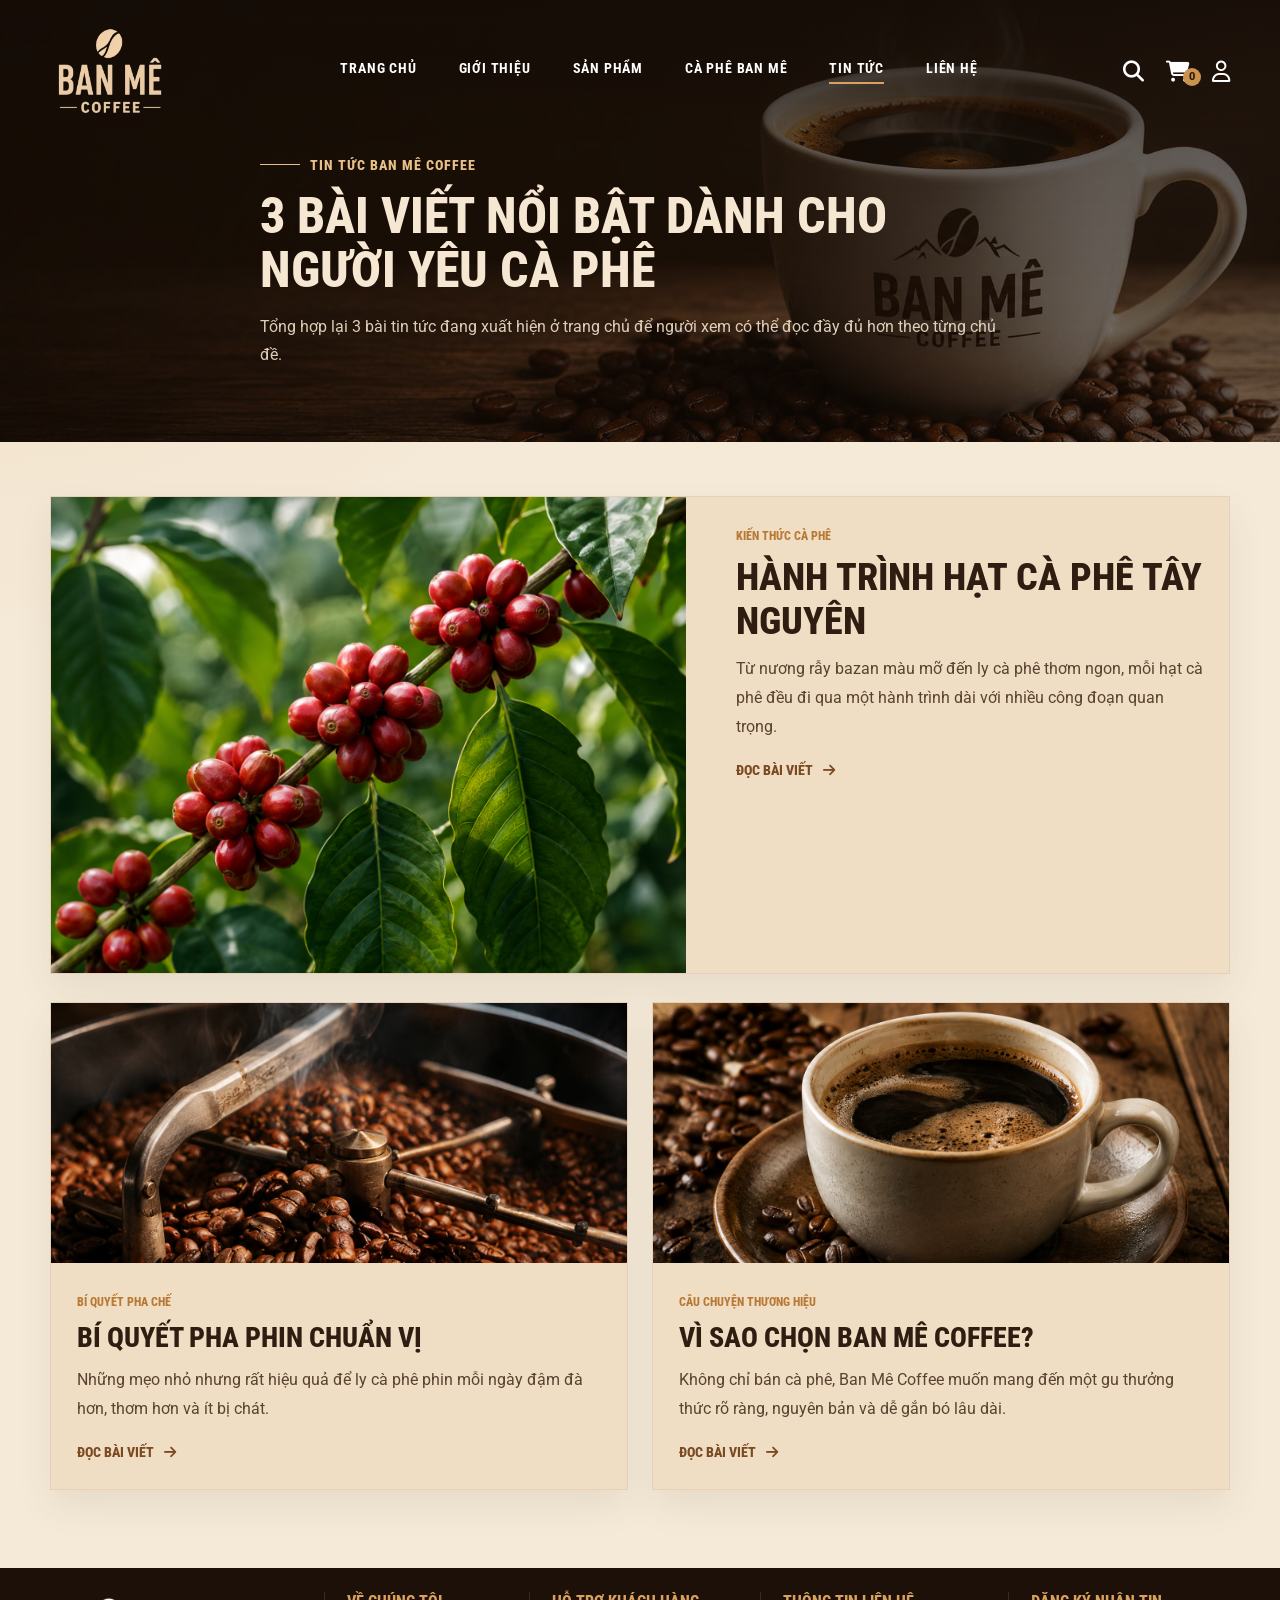
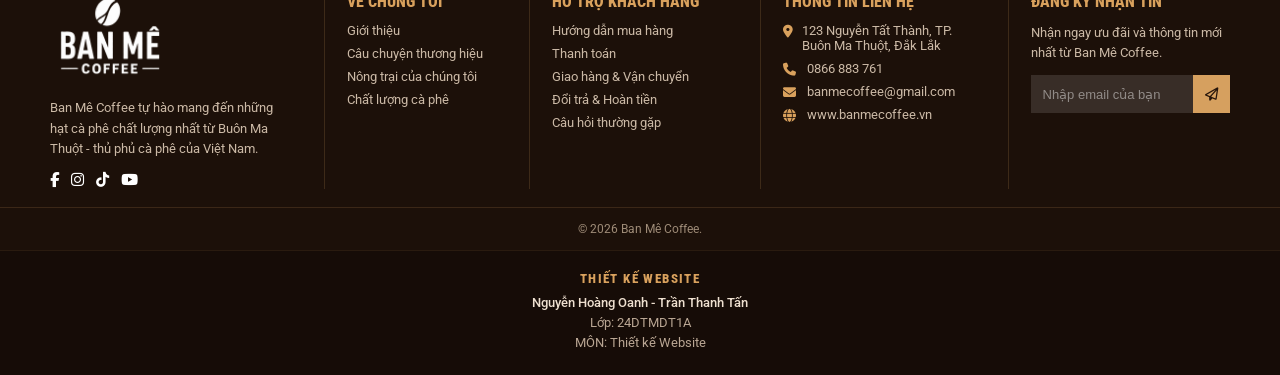
<file: chi-tiet-tin-tuc.html>
<!doctype html>
<html lang="vi">
  <head>
    <meta charset="UTF-8" />
    <meta name="viewport" content="width=device-width, initial-scale=1.0" />
    <title>Tin tức | Ban Mê Coffee</title>

    <link rel="preconnect" href="https://fonts.googleapis.com" />
    <link rel="preconnect" href="https://fonts.gstatic.com" crossorigin />
    <link
      href="https://fonts.googleapis.com/css2?family=Roboto+Condensed:wght@500;600;700;800&family=Roboto:wght@400;500;700&display=swap"
      rel="stylesheet"
    />

    <link
      rel="stylesheet"
      href="https://cdnjs.cloudflare.com/ajax/libs/font-awesome/6.5.0/css/all.min.css"
    />

    <link rel="stylesheet" href="css/style.css" />
    <link rel="stylesheet" href="css/tintuc.css" />
  </head>

  <body>
    <header class="bm-header">
      <div class="bm-container bm-header-inner">
        <a href="index.html" class="bm-logo">
          <img src="image/logo.png" alt="Ban Mê Coffee" />
        </a>

        <nav class="bm-menu">
          <a href="index.html">Trang chủ</a>
          <a href="gioi-thieu.html">Giới thiệu</a>
          <a href="san-pham.html">Sản phẩm</a>
          <a href="ca-phe-ban-me.html">Cà phê Ban Mê</a>
          <a href="tin-tuc.html" class="active">Tin tức</a>
          <a href="lien-he.html">Liên hệ</a>
        </nav>

        <div class="bm-header-icons">
          <a href="#" aria-label="Tìm kiếm">
            <i class="fa-solid fa-magnifying-glass"></i>
          </a>

          <a href="gio-hang.html" class="bm-cart-icon" aria-label="Giỏ hàng">
            <i class="fa-solid fa-cart-shopping"></i>
            <span id="bmCartCount">0</span>
          </a>

          <a href="tai-khoan.html" aria-label="Tài khoản">
            <i class="fa-regular fa-user"></i>
          </a>
        </div>

        <button
          class="bm-mobile-toggle"
          id="bmMobileToggle"
          aria-label="Mở menu"
        >
          <i class="fa-solid fa-bars"></i>
        </button>
      </div>
    </header>

    <main>
      <section class="tt-hero">
        <div class="bm-container tt-hero-inner">
          <span class="tt-kicker">Tin tức Ban Mê Coffee</span>
          <h1>3 bài viết nổi bật dành cho người yêu cà phê</h1>
          <p>
            Tổng hợp lại 3 bài tin tức đang xuất hiện ở trang chủ để người xem
            có thể đọc đầy đủ hơn theo từng chủ đề.
          </p>
        </div>
      </section>

      <section class="tt-listing">
        <div class="bm-container">
          <div class="tt-featured">
            <a
              href="chi-tiet-tin-tuc.html?id=hanh-trinh-hat-ca-phe-tay-nguyen"
              class="tt-featured-image"
            >
              <img
                src="image/tintuc1.png"
                alt="Hành trình hạt cà phê Tây Nguyên"
              />
            </a>

            <div class="tt-featured-content">
              <span>Kiến thức cà phê</span>
              <h2>
                <a
                  href="chi-tiet-tin-tuc.html?id=hanh-trinh-hat-ca-phe-tay-nguyen"
                >
                  Hành trình hạt cà phê Tây Nguyên
                </a>
              </h2>
              <p>
                Từ nương rẫy bazan màu mỡ đến ly cà phê thơm ngon, mỗi hạt cà
                phê đều đi qua một hành trình dài với nhiều công đoạn quan
                trọng.
              </p>
              <a
                href="chi-tiet-tin-tuc.html?id=hanh-trinh-hat-ca-phe-tay-nguyen"
                class="tt-read-more"
              >
                Đọc bài viết
                <i class="fa-solid fa-arrow-right"></i>
              </a>
            </div>
          </div>

          <div class="tt-grid">
            <article class="tt-card">
              <a
                href="chi-tiet-tin-tuc.html?id=bi-quyet-pha-phin-chuan-vi"
                class="tt-card-image"
              >
                <img src="image/tintuc2.png" alt="Bí quyết pha phin chuẩn vị" />
              </a>

              <div class="tt-card-content">
                <span>Bí quyết pha chế</span>
                <h3>
                  <a href="chi-tiet-tin-tuc.html?id=bi-quyet-pha-phin-chuan-vi">
                    Bí quyết pha phin chuẩn vị
                  </a>
                </h3>
                <p>
                  Những mẹo nhỏ nhưng rất hiệu quả để ly cà phê phin mỗi ngày
                  đậm đà hơn, thơm hơn và ít bị chát.
                </p>
                <a
                  href="chi-tiet-tin-tuc.html?id=bi-quyet-pha-phin-chuan-vi"
                  class="tt-read-more"
                >
                  Đọc bài viết
                  <i class="fa-solid fa-arrow-right"></i>
                </a>
              </div>
            </article>

            <article class="tt-card">
              <a
                href="chi-tiet-tin-tuc.html?id=vi-sao-chon-ban-me-coffee"
                class="tt-card-image"
              >
                <img src="image/tintuc3.png" alt="Vì sao chọn Ban Mê Coffee" />
              </a>

              <div class="tt-card-content">
                <span>Câu chuyện thương hiệu</span>
                <h3>
                  <a href="chi-tiet-tin-tuc.html?id=vi-sao-chon-ban-me-coffee">
                    Vì sao chọn Ban Mê Coffee?
                  </a>
                </h3>
                <p>
                  Không chỉ bán cà phê, Ban Mê Coffee muốn mang đến một gu
                  thưởng thức rõ ràng, nguyên bản và dễ gắn bó lâu dài.
                </p>
                <a
                  href="chi-tiet-tin-tuc.html?id=vi-sao-chon-ban-me-coffee"
                  class="tt-read-more"
                >
                  Đọc bài viết
                  <i class="fa-solid fa-arrow-right"></i>
                </a>
              </div>
            </article>
          </div>
        </div>
      </section>
    </main>

    <footer class="bm-footer">
      <div class="bm-container bm-footer-grid">
        <!-- Cột 1 -->
        <div class="bm-footer-col bm-footer-brand">
          <a href="index.html" class="bm-footer-logo">
            <img src="image/logo-footer.png" alt="Ban Mê Coffee" />
          </a>

          <p>
            Ban Mê Coffee tự hào mang đến những hạt cà phê chất lượng nhất từ
            Buôn Ma Thuột - thủ phủ cà phê của Việt Nam.
          </p>

          <div class="bm-social">
            <a href="#"><i class="fa-brands fa-facebook-f"></i></a>
            <a href="#"><i class="fa-brands fa-instagram"></i></a>
            <a href="#"><i class="fa-brands fa-tiktok"></i></a>
            <a href="#"><i class="fa-brands fa-youtube"></i></a>
          </div>
        </div>

        <!-- Cột 2 -->
        <div class="bm-footer-col">
          <h3>Về chúng tôi</h3>
          <ul>
            <li><a href="gioi-thieu.html">Giới thiệu</a></li>
            <li><a href="tin-tuc.html">Câu chuyện thương hiệu</a></li>
            <li><a href="#">Nông trại của chúng tôi</a></li>
            <li><a href="ca-phe-ban-me.html">Chất lượng cà phê</a></li>
          </ul>
        </div>

        <!-- Cột 3 -->
        <div class="bm-footer-col">
          <h3>Hỗ trợ khách hàng</h3>
          <ul>
            <li><a href="san-pham.html">Hướng dẫn mua hàng</a></li>
            <li><a href="dat-hang.html">Thanh toán</a></li>
            <li><a href="#">Giao hàng & Vận chuyển</a></li>
            <li><a href="#">Đổi trả & Hoàn tiền</a></li>
            <li><a href="lien-he.html">Câu hỏi thường gặp</a></li>
          </ul>
        </div>

        <!-- Cột 4 -->
        <div class="bm-footer-col">
          <h3>Thông tin liên hệ</h3>

          <ul class="bm-contact-list">
            <li>
              <i class="fa-solid fa-location-dot"></i>
              <span>123 Nguyễn Tất Thành, TP. Buôn Ma Thuột, Đắk Lắk</span>
            </li>

            <li>
              <i class="fa-solid fa-phone"></i>
              <a href="tel:0866883761">0866 883 761</a>
            </li>

            <li>
              <i class="fa-solid fa-envelope"></i>
              <a href="mailto:banmecoffee@gmail.com">banmecoffee@gmail.com</a>
            </li>

            <li>
              <i class="fa-solid fa-globe"></i>
              <a href="https://banmecoffee.vn">www.banmecoffee.vn</a>
            </li>
          </ul>
        </div>

        <!-- Cột 5 -->
        <div class="bm-footer-col">
          <h3>Đăng ký nhận tin</h3>

          <p>Nhận ngay ưu đãi và thông tin mới nhất từ Ban Mê Coffee.</p>

          <form class="bm-newsletter">
            <input type="email" placeholder="Nhập email của bạn" required />
            <button type="submit" aria-label="Gửi đăng ký">
              <i class="fa-regular fa-paper-plane"></i>
            </button>
          </form>
        </div>
      </div>

      <div class="bm-copyright">© 2026 Ban Mê Coffee.</div>
      <div class="bm-student-credit">
        <p class="bm-student-credit-title">Thiết kế Website</p>
        <p>Nguyễn Hoàng Oanh - Trần Thanh Tấn</p>
        <p>Lớp: 24DTMDT1A</p>
        <p>MÔN: Thiết kế Website</p>
      </div>
    </footer>

    <button class="bm-back-to-top" id="bmBackToTop" aria-label="Lên đầu trang">
      <i class="fa-solid fa-arrow-up"></i>
    </button>

    <script>
      const bmCartStorageKey = "bm-cart-items";

      function getCartItems() {
        try {
          const raw = localStorage.getItem(bmCartStorageKey);
          const parsed = raw ? JSON.parse(raw) : [];
          return Array.isArray(parsed) ? parsed : [];
        } catch (error) {
          return [];
        }
      }

      function updateCartCount() {
        const cartCount = document.getElementById("bmCartCount");

        if (!cartCount) {
          return;
        }

        const total = getCartItems().reduce(function (sum, item) {
          return sum + (item.quantity || 0);
        }, 0);

        cartCount.textContent = total;
      }

      updateCartCount();

      const bmBackToTop = document.getElementById("bmBackToTop");

      if (bmBackToTop) {
        window.addEventListener("scroll", function () {
          if (window.scrollY > 250) {
            bmBackToTop.classList.add("show");
          } else {
            bmBackToTop.classList.remove("show");
          }
        });

        bmBackToTop.addEventListener("click", function () {
          window.scrollTo({
            top: 0,
            behavior: "smooth",
          });
        });
      }

      const bmMobileToggle = document.getElementById("bmMobileToggle");
      const bmHeader = document.querySelector(".bm-header");
      const bmMenuLinks = document.querySelectorAll(".bm-menu a");

      if (bmMobileToggle && bmHeader) {
        bmMobileToggle.addEventListener("click", function () {
          bmHeader.classList.toggle("is-open");

          const icon = bmMobileToggle.querySelector("i");

          if (bmHeader.classList.contains("is-open")) {
            icon.classList.remove("fa-bars");
            icon.classList.add("fa-xmark");
          } else {
            icon.classList.remove("fa-xmark");
            icon.classList.add("fa-bars");
          }
        });

        bmMenuLinks.forEach(function (link) {
          link.addEventListener("click", function () {
            bmHeader.classList.remove("is-open");

            const icon = bmMobileToggle.querySelector("i");
            icon.classList.remove("fa-xmark");
            icon.classList.add("fa-bars");
          });
        });
      }
    </script>
    <script src="js/site-search.js"></script>
  </body>
</html>
</file>
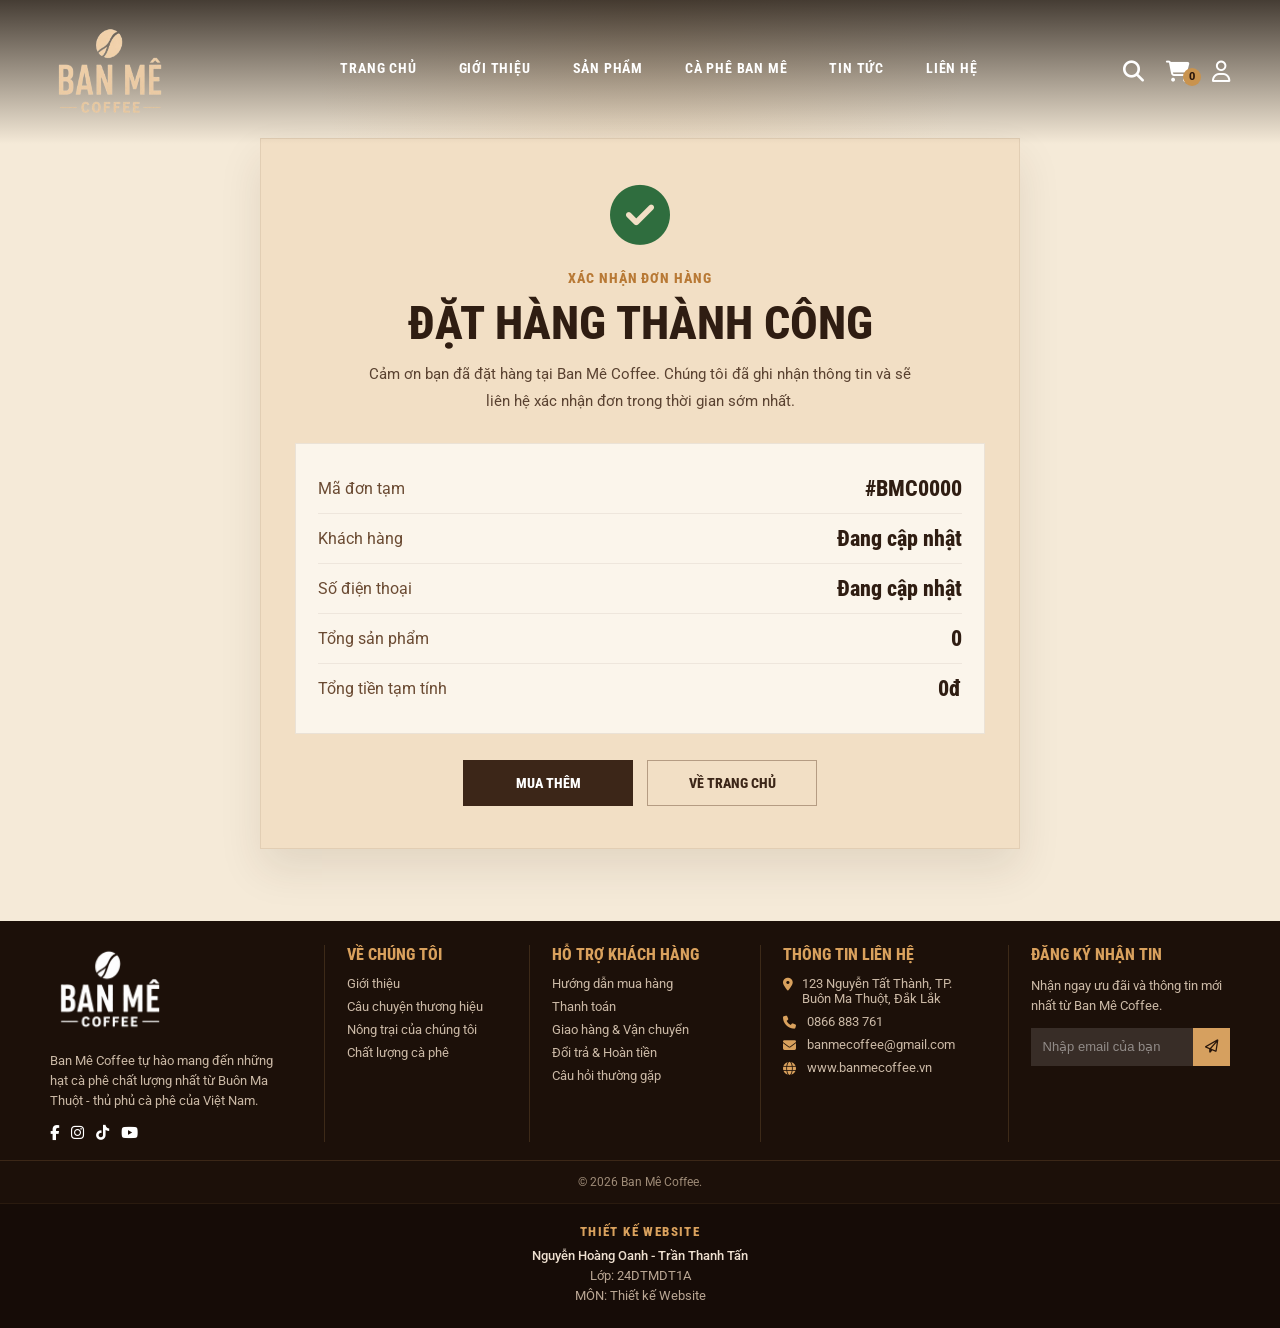
<file: dat-hang-thanh-cong.html>
<!doctype html>
<html lang="vi">
  <head>
    <meta charset="UTF-8" />
    <meta name="viewport" content="width=device-width, initial-scale=1.0" />
    <title>Đặt hàng thành công | Ban Mê Coffee</title>

    <link rel="preconnect" href="https://fonts.googleapis.com" />
    <link rel="preconnect" href="https://fonts.gstatic.com" crossorigin />
    <link
      href="https://fonts.googleapis.com/css2?family=Roboto+Condensed:wght@500;600;700;800&family=Roboto:wght@400;500;700&display=swap"
      rel="stylesheet"
    />

    <link
      rel="stylesheet"
      href="https://cdnjs.cloudflare.com/ajax/libs/font-awesome/6.5.0/css/all.min.css"
    />

    <link rel="stylesheet" href="css/style.css" />
    <link rel="stylesheet" href="css/dathangthanhcong.css" />
  </head>

  <body>
    <header class="bm-header">
      <div class="bm-container bm-header-inner">
        <a href="index.html" class="bm-logo">
          <img src="image/logo.png" alt="Ban Mê Coffee" />
        </a>

        <nav class="bm-menu">
          <a href="index.html">Trang chủ</a>
          <a href="gioi-thieu.html">Giới thiệu</a>
          <a href="san-pham.html">Sản phẩm</a>
          <a href="ca-phe-ban-me.html">Cà phê Ban Mê</a>
          <a href="tin-tuc.html">Tin tức</a>
          <a href="lien-he.html">Liên hệ</a>
        </nav>

        <div class="bm-header-icons">
          <a href="#" aria-label="Tìm kiếm">
            <i class="fa-solid fa-magnifying-glass"></i>
          </a>

          <a href="gio-hang.html" class="bm-cart-icon" aria-label="Giỏ hàng">
            <i class="fa-solid fa-cart-shopping"></i>
            <span id="bmCartCount">0</span>
          </a>

          <a href="tai-khoan.html" aria-label="Tài khoản">
            <i class="fa-regular fa-user"></i>
          </a>
        </div>

        <button
          class="bm-mobile-toggle"
          id="bmMobileToggle"
          aria-label="Mở menu"
        >
          <i class="fa-solid fa-bars"></i>
        </button>
      </div>
    </header>

    <main>
      <section class="dhtc-main">
        <div class="bm-container">
          <div class="dhtc-card">
            <div class="dhtc-icon">
              <i class="fa-solid fa-circle-check"></i>
            </div>

            <span class="dhtc-kicker">Xác nhận đơn hàng</span>
            <h1>Đặt hàng thành công</h1>
            <p class="dhtc-desc">
              Cảm ơn bạn đã đặt hàng tại Ban Mê Coffee. Chúng tôi đã ghi nhận
              thông tin và sẽ liên hệ xác nhận đơn trong thời gian sớm nhất.
            </p>

            <div class="dhtc-summary">
              <div class="dhtc-row">
                <span>Mã đơn tạm</span>
                <strong id="dhtcOrderCode">#BMC0000</strong>
              </div>

              <div class="dhtc-row">
                <span>Khách hàng</span>
                <strong id="dhtcCustomerName">Đang cập nhật</strong>
              </div>

              <div class="dhtc-row">
                <span>Số điện thoại</span>
                <strong id="dhtcCustomerPhone">Đang cập nhật</strong>
              </div>

              <div class="dhtc-row">
                <span>Tổng sản phẩm</span>
                <strong id="dhtcItemCount">0</strong>
              </div>

              <div class="dhtc-row">
                <span>Tổng tiền tạm tính</span>
                <strong id="dhtcTotal">0đ</strong>
              </div>
            </div>

            <div class="dhtc-actions">
              <a href="san-pham.html" class="dhtc-primary-btn">Mua thêm</a>
              <a href="index.html" class="dhtc-secondary-btn">Về trang chủ</a>
            </div>
          </div>
        </div>
      </section>
    </main>

   <footer class="bm-footer">
      <div class="bm-container bm-footer-grid">
        <!-- Cột 1 -->
        <div class="bm-footer-col bm-footer-brand">
          <a href="index.html" class="bm-footer-logo">
            <img src="image/logo-footer.png" alt="Ban Mê Coffee" />
          </a>

          <p>
            Ban Mê Coffee tự hào mang đến những hạt cà phê chất lượng nhất từ
            Buôn Ma Thuột - thủ phủ cà phê của Việt Nam.
          </p>

          <div class="bm-social">
            <a href="#"><i class="fa-brands fa-facebook-f"></i></a>
            <a href="#"><i class="fa-brands fa-instagram"></i></a>
            <a href="#"><i class="fa-brands fa-tiktok"></i></a>
            <a href="#"><i class="fa-brands fa-youtube"></i></a>
          </div>
        </div>

        <!-- Cột 2 -->
        <div class="bm-footer-col">
          <h3>Về chúng tôi</h3>
          <ul>
            <li><a href="gioi-thieu.html">Giới thiệu</a></li>
            <li><a href="tin-tuc.html">Câu chuyện thương hiệu</a></li>
            <li><a href="#">Nông trại của chúng tôi</a></li>
            <li><a href="ca-phe-ban-me.html">Chất lượng cà phê</a></li>
          </ul>
        </div>

        <!-- Cột 3 -->
        <div class="bm-footer-col">
          <h3>Hỗ trợ khách hàng</h3>
          <ul>
            <li><a href="san-pham.html">Hướng dẫn mua hàng</a></li>
            <li><a href="dat-hang.html">Thanh toán</a></li>
            <li><a href="#">Giao hàng & Vận chuyển</a></li>
            <li><a href="#">Đổi trả & Hoàn tiền</a></li>
            <li><a href="lien-he.html">Câu hỏi thường gặp</a></li>
          </ul>
        </div>

        <!-- Cột 4 -->
        <div class="bm-footer-col">
          <h3>Thông tin liên hệ</h3>

          <ul class="bm-contact-list">
            <li>
              <i class="fa-solid fa-location-dot"></i>
              <span>123 Nguyễn Tất Thành, TP. Buôn Ma Thuột, Đắk Lắk</span>
            </li>

            <li>
              <i class="fa-solid fa-phone"></i>
              <a href="tel:0866883761">0866 883 761</a>
            </li>

            <li>
              <i class="fa-solid fa-envelope"></i>
              <a href="mailto:banmecoffee@gmail.com">banmecoffee@gmail.com</a>
            </li>

            <li>
              <i class="fa-solid fa-globe"></i>
              <a href="https://banmecoffee.vn">www.banmecoffee.vn</a>
            </li>
          </ul>
        </div>

        <!-- Cột 5 -->
        <div class="bm-footer-col">
          <h3>Đăng ký nhận tin</h3>

          <p>Nhận ngay ưu đãi và thông tin mới nhất từ Ban Mê Coffee.</p>

          <form class="bm-newsletter">
            <input type="email" placeholder="Nhập email của bạn" required />
            <button type="submit" aria-label="Gửi đăng ký">
              <i class="fa-regular fa-paper-plane"></i>
            </button>
          </form>
        </div>
      </div>

      <div class="bm-copyright">© 2026 Ban Mê Coffee.</div>
      <div class="bm-student-credit">
        <p class="bm-student-credit-title">Thiết kế Website</p>
        <p>Nguyễn Hoàng Oanh - Trần Thanh Tấn</p>
        <p>Lớp: 24DTMDT1A</p>
        <p>MÔN: Thiết kế Website</p>
      </div>
    </footer>

    <button class="bm-back-to-top" id="bmBackToTop" aria-label="Lên đầu trang">
      <i class="fa-solid fa-arrow-up"></i>
    </button>

    <script>
      const bmCartStorageKey = "bm-cart-items";
      const bmLastOrderStorageKey = "bm-last-order";

      function updateCartCount() {
        const cartCount = document.getElementById("bmCartCount");

        if (!cartCount) {
          return;
        }

        try {
          const raw = localStorage.getItem(bmCartStorageKey);
          const parsed = raw ? JSON.parse(raw) : [];
          const total = Array.isArray(parsed)
            ? parsed.reduce(function (sum, item) {
                return sum + (item.quantity || 0);
              }, 0)
            : 0;

          cartCount.textContent = total;
        } catch (error) {
          cartCount.textContent = "0";
        }
      }

      function formatCurrency(number) {
        return Number(number || 0).toLocaleString("vi-VN") + "đ";
      }

      function renderLastOrder() {
        const raw = localStorage.getItem(bmLastOrderStorageKey);
        const order = raw ? JSON.parse(raw) : null;

        if (!order) {
          return;
        }

        document.getElementById("dhtcOrderCode").textContent =
          order.code || "#BMC0000";
        document.getElementById("dhtcCustomerName").textContent =
          order.fullName || "Đang cập nhật";
        document.getElementById("dhtcCustomerPhone").textContent =
          order.phone || "Đang cập nhật";
        document.getElementById("dhtcItemCount").textContent = String(
          order.itemCount || 0,
        );
        document.getElementById("dhtcTotal").textContent = formatCurrency(
          order.total || 0,
        );
      }

      updateCartCount();
      renderLastOrder();

      const bmBackToTop = document.getElementById("bmBackToTop");

      if (bmBackToTop) {
        window.addEventListener("scroll", function () {
          if (window.scrollY > 250) {
            bmBackToTop.classList.add("show");
          } else {
            bmBackToTop.classList.remove("show");
          }
        });

        bmBackToTop.addEventListener("click", function () {
          window.scrollTo({
            top: 0,
            behavior: "smooth",
          });
        });
      }

      const bmMobileToggle = document.getElementById("bmMobileToggle");
      const bmHeader = document.querySelector(".bm-header");
      const bmMenuLinks = document.querySelectorAll(".bm-menu a");

      if (bmMobileToggle && bmHeader) {
        bmMobileToggle.addEventListener("click", function () {
          bmHeader.classList.toggle("is-open");

          const icon = bmMobileToggle.querySelector("i");

          if (bmHeader.classList.contains("is-open")) {
            icon.classList.remove("fa-bars");
            icon.classList.add("fa-xmark");
          } else {
            icon.classList.remove("fa-xmark");
            icon.classList.add("fa-bars");
          }
        });

        bmMenuLinks.forEach(function (link) {
          link.addEventListener("click", function () {
            bmHeader.classList.remove("is-open");

            const icon = bmMobileToggle.querySelector("i");
            icon.classList.remove("fa-xmark");
            icon.classList.add("fa-bars");
          });
        });
      }
    </script>
    <script src="js/site-search.js"></script>
  </body>
</html>
</file>
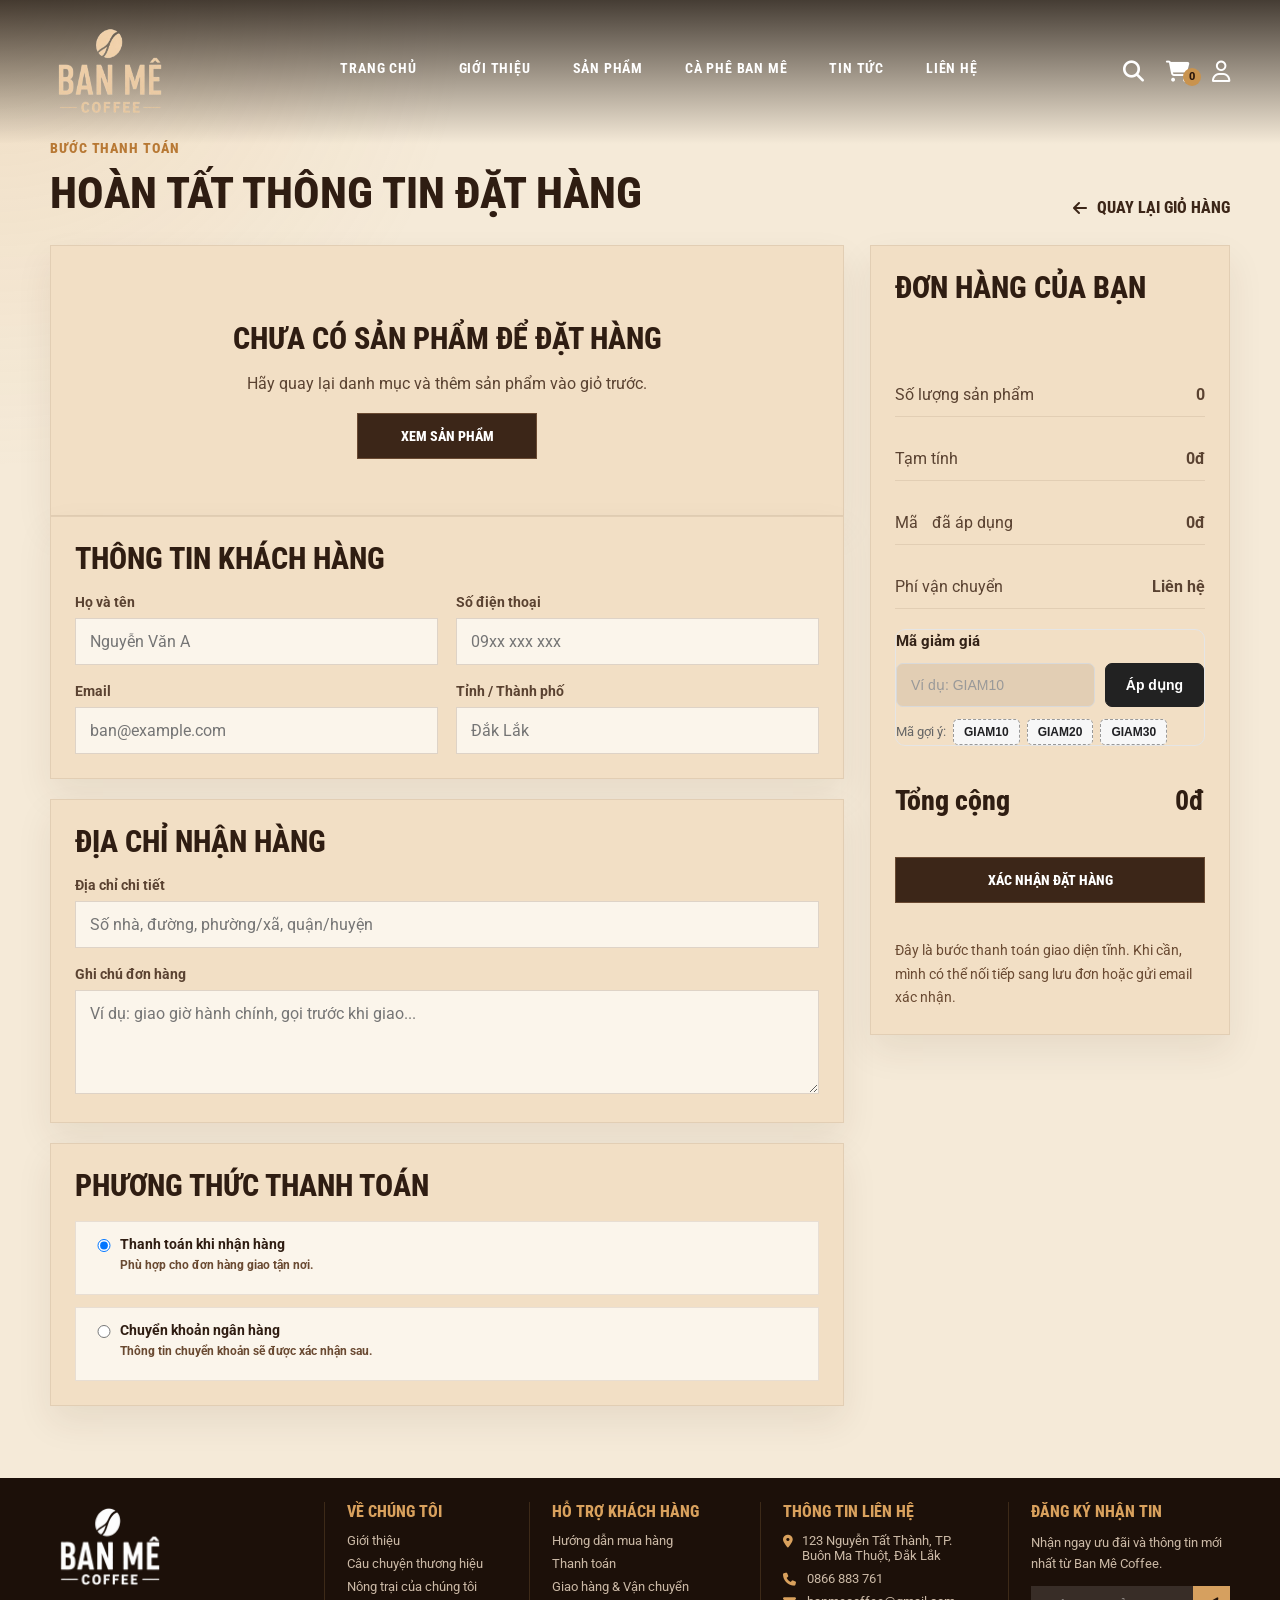
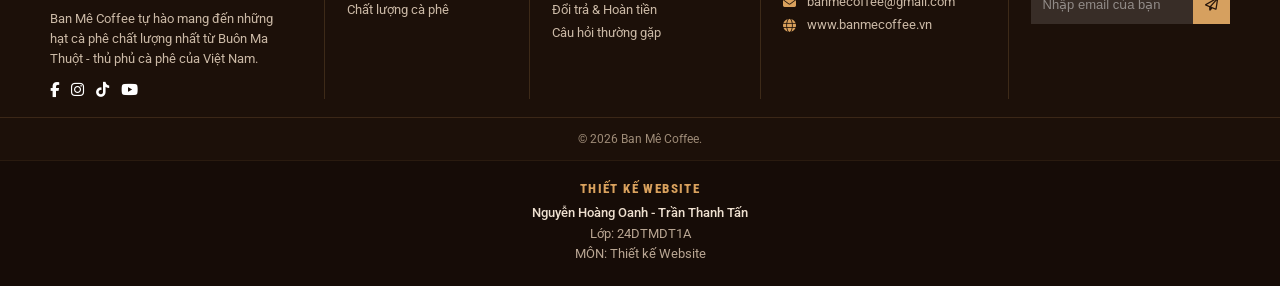
<file: dat-hang.html>
<!doctype html>
<html lang="vi">
  <head>
    <meta charset="UTF-8" />
    <meta name="viewport" content="width=device-width, initial-scale=1.0" />
    <title>Đặt hàng | Ban Mê Coffee</title>

    <link rel="preconnect" href="https://fonts.googleapis.com" />
    <link rel="preconnect" href="https://fonts.gstatic.com" crossorigin />
    <link
      href="https://fonts.googleapis.com/css2?family=Roboto+Condensed:wght@500;600;700;800&family=Roboto:wght@400;500;700&display=swap"
      rel="stylesheet"
    />

    <link
      rel="stylesheet"
      href="https://cdnjs.cloudflare.com/ajax/libs/font-awesome/6.5.0/css/all.min.css"
    />

    <link rel="stylesheet" href="css/style.css" />
    <link rel="stylesheet" href="css/dathang.css" />
  </head>

  <body>
    <header class="bm-header">
      <div class="bm-container bm-header-inner">
        <a href="index.html" class="bm-logo">
          <img src="image/logo.png" alt="Ban Mê Coffee" />
        </a>

        <nav class="bm-menu">
          <a href="index.html">Trang chủ</a>
          <a href="gioi-thieu.html">Giới thiệu</a>
          <a href="san-pham.html">Sản phẩm</a>
          <a href="ca-phe-ban-me.html">Cà phê Ban Mê</a>
          <a href="tin-tuc.html">Tin tức</a>
          <a href="lien-he.html">Liên hệ</a>
        </nav>

        <div class="bm-header-icons">
          <a href="#" aria-label="Tìm kiếm">
            <i class="fa-solid fa-magnifying-glass"></i>
          </a>

          <a href="gio-hang.html" class="bm-cart-icon" aria-label="Giỏ hàng">
            <i class="fa-solid fa-cart-shopping"></i>
            <span id="bmCartCount">0</span>
          </a>

          <a href="tai-khoan.html" aria-label="Tài khoản">
            <i class="fa-regular fa-user"></i>
          </a>
        </div>

        <button
          class="bm-mobile-toggle"
          id="bmMobileToggle"
          aria-label="Mở menu"
        >
          <i class="fa-solid fa-bars"></i>
        </button>
      </div>
    </header>

    <main>
      <section class="dh-main">
        <div class="bm-container">
          <div class="dh-head">
            <div>
              <span class="dh-kicker">Bước thanh toán</span>
              <h1>Hoàn tất thông tin đặt hàng</h1>
            </div>

            <a href="gio-hang.html" class="dh-back-link">
              <i class="fa-solid fa-arrow-left"></i>
              Quay lại giỏ hàng
            </a>
          </div>

          <div class="dh-layout">
            <section class="dh-form-wrap">
              <div class="dh-empty" id="dhEmptyState" hidden>
                <i class="fa-solid fa-cart-flatbed-empty"></i>
                <h2>Chưa có sản phẩm để đặt hàng</h2>
                <p>Hãy quay lại danh mục và thêm sản phẩm vào giỏ trước.</p>
                <a href="san-pham.html" class="dh-primary-btn">Xem sản phẩm</a>
              </div>

              <form id="dhCheckoutForm" class="dh-form">
                <div class="dh-card">
                  <h2>Thông tin khách hàng</h2>

                  <div class="dh-form-grid">
                    <label>
                      <span>Họ và tên</span>
                      <input
                        type="text"
                        name="fullName"
                        placeholder="Nguyễn Văn A"
                        required
                      />
                    </label>

                    <label>
                      <span>Số điện thoại</span>
                      <input
                        type="tel"
                        name="phone"
                        placeholder="09xx xxx xxx"
                        required
                      />
                    </label>

                    <label>
                      <span>Email</span>
                      <input
                        type="email"
                        name="email"
                        placeholder="ban@example.com"
                      />
                    </label>

                    <label>
                      <span>Tỉnh / Thành phố</span>
                      <input
                        type="text"
                        name="city"
                        placeholder="Đắk Lắk"
                        required
                      />
                    </label>
                  </div>
                </div>

                <div class="dh-card">
                  <h2>Địa chỉ nhận hàng</h2>

                  <div class="dh-form-grid dh-form-grid-single">
                    <label>
                      <span>Địa chỉ chi tiết</span>
                      <input
                        type="text"
                        name="address"
                        placeholder="Số nhà, đường, phường/xã, quận/huyện"
                        required
                      />
                    </label>

                    <label>
                      <span>Ghi chú đơn hàng</span>
                      <textarea
                        name="note"
                        rows="4"
                        placeholder="Ví dụ: giao giờ hành chính, gọi trước khi giao..."
                      ></textarea>
                    </label>
                  </div>
                </div>

                <div class="dh-card">
                  <h2>Phương thức thanh toán</h2>

                  <div class="dh-payment-list">
                    <label class="dh-payment-option">
                      <input type="radio" name="payment" value="cod" checked />
                      <span>
                        <strong>Thanh toán khi nhận hàng</strong>
                        <small>Phù hợp cho đơn hàng giao tận nơi.</small>
                      </span>
                    </label>

                    <label class="dh-payment-option">
                      <input type="radio" name="payment" value="bank" />
                      <span>
                        <strong>Chuyển khoản ngân hàng</strong>
                        <small
                          >Thông tin chuyển khoản sẽ được xác nhận sau.</small
                        >
                      </span>
                    </label>
                  </div>
                </div>
              </form>
            </section>

            <aside class="dh-summary" id="dhSummarySection">
              <h2>Đơn hàng của bạn</h2>

              <div id="dhSummaryList" class="dh-summary-list"></div>

              <div class="dh-summary-row">
                <span>Số lượng sản phẩm</span>
                <strong id="dhItemCount">0</strong>
              </div>

              <div class="dh-summary-row">
                <span>Tạm tính</span>
                <strong id="dhSubtotal">0đ</strong>
              </div>

              <div
                class="dh-summary-row dh-discount-row"
                id="dhDiscountRow"
                hidden
              >
                <span> Mã <b id="dhCouponCode"></b> đã áp dụng </span>
                <strong id="dhDiscount">0đ</strong>
              </div>

              <div class="dh-summary-row">
                <span>Phí vận chuyển</span>
                <strong>Liên hệ</strong>
              </div>
              <div class="magiamgia">
                <span>Mã giảm giá</span>

                <input
                  type="text"
                  id="maUuDai"
                  name="ma_uu_dai"
                  placeholder="Ví dụ: GIAM10"
                />

                <button type="button" onclick="apDungUuDai()">Áp dụng</button>

                <p class="danh-sach-ma">
                  Mã gợi ý:
                  <button type="button" class="ma-goi-y" data-code="GIAM10">
                    GIAM10
                  </button>

                  <button type="button" class="ma-goi-y" data-code="GIAM20">
                    GIAM20
                  </button>

                  <button type="button" class="ma-goi-y" data-code="GIAM30">
                    GIAM30
                  </button>
                </p>
              </div>
              <div class="dh-summary-total">
                <span>Tổng cộng</span>
                <strong id="dhTotal">0đ</strong>
              </div>

              <button
                type="submit"
                form="dhCheckoutForm"
                class="dh-primary-btn dh-full-btn"
              >
                Xác nhận đặt hàng
              </button>

              <p class="dh-note">
                Đây là bước thanh toán giao diện tĩnh. Khi cần, mình có thể nối
                tiếp sang lưu đơn hoặc gửi email xác nhận.
              </p>
            </aside>
          </div>
        </div>
      </section>
    </main>

   <footer class="bm-footer">
      <div class="bm-container bm-footer-grid">
        <!-- Cột 1 -->
        <div class="bm-footer-col bm-footer-brand">
          <a href="index.html" class="bm-footer-logo">
            <img src="image/logo-footer.png" alt="Ban Mê Coffee" />
          </a>

          <p>
            Ban Mê Coffee tự hào mang đến những hạt cà phê chất lượng nhất từ
            Buôn Ma Thuột - thủ phủ cà phê của Việt Nam.
          </p>

          <div class="bm-social">
            <a href="#"><i class="fa-brands fa-facebook-f"></i></a>
            <a href="#"><i class="fa-brands fa-instagram"></i></a>
            <a href="#"><i class="fa-brands fa-tiktok"></i></a>
            <a href="#"><i class="fa-brands fa-youtube"></i></a>
          </div>
        </div>

        <!-- Cột 2 -->
        <div class="bm-footer-col">
          <h3>Về chúng tôi</h3>
          <ul>
            <li><a href="gioi-thieu.html">Giới thiệu</a></li>
            <li><a href="tin-tuc.html">Câu chuyện thương hiệu</a></li>
            <li><a href="#">Nông trại của chúng tôi</a></li>
            <li><a href="ca-phe-ban-me.html">Chất lượng cà phê</a></li>
          </ul>
        </div>

        <!-- Cột 3 -->
        <div class="bm-footer-col">
          <h3>Hỗ trợ khách hàng</h3>
          <ul>
            <li><a href="san-pham.html">Hướng dẫn mua hàng</a></li>
            <li><a href="dat-hang.html">Thanh toán</a></li>
            <li><a href="#">Giao hàng & Vận chuyển</a></li>
            <li><a href="#">Đổi trả & Hoàn tiền</a></li>
            <li><a href="lien-he.html">Câu hỏi thường gặp</a></li>
          </ul>
        </div>

        <!-- Cột 4 -->
        <div class="bm-footer-col">
          <h3>Thông tin liên hệ</h3>

          <ul class="bm-contact-list">
            <li>
              <i class="fa-solid fa-location-dot"></i>
              <span>123 Nguyễn Tất Thành, TP. Buôn Ma Thuột, Đắk Lắk</span>
            </li>

            <li>
              <i class="fa-solid fa-phone"></i>
              <a href="tel:0866883761">0866 883 761</a>
            </li>

            <li>
              <i class="fa-solid fa-envelope"></i>
              <a href="mailto:banmecoffee@gmail.com">banmecoffee@gmail.com</a>
            </li>

            <li>
              <i class="fa-solid fa-globe"></i>
              <a href="https://banmecoffee.vn">www.banmecoffee.vn</a>
            </li>
          </ul>
        </div>

        <!-- Cột 5 -->
        <div class="bm-footer-col">
          <h3>Đăng ký nhận tin</h3>

          <p>Nhận ngay ưu đãi và thông tin mới nhất từ Ban Mê Coffee.</p>

          <form class="bm-newsletter">
            <input type="email" placeholder="Nhập email của bạn" required />
            <button type="submit" aria-label="Gửi đăng ký">
              <i class="fa-regular fa-paper-plane"></i>
            </button>
          </form>
        </div>
      </div>

      <div class="bm-copyright">© 2026 Ban Mê Coffee.</div>
      <div class="bm-student-credit">
        <p class="bm-student-credit-title">Thiết kế Website</p>
        <p>Nguyễn Hoàng Oanh - Trần Thanh Tấn</p>
        <p>Lớp: 24DTMDT1A</p>
        <p>MÔN: Thiết kế Website</p>
      </div>
    </footer>

    <button class="bm-back-to-top" id="bmBackToTop" aria-label="Lên đầu trang">
      <i class="fa-solid fa-arrow-up"></i>
    </button>

    <script>
      const bmCartStorageKey = "bm-cart-items";
      const bmLastOrderStorageKey = "bm-last-order";

      const productCatalog = {
        "robusta-500g": {
          name: "Cà phê Robusta 500G",
          price: 145000,
        },
        "robusta-250g": {
          name: "Cà phê Robusta 250G",
          price: 85000,
        },
        "arabica-500g": {
          name: "Cà phê Arabica 500G",
          price: 165000,
        },
        "rang-xay-500g": {
          name: "Cà phê Rang Xay 500G",
          price: 150000,
        },
        "phin-blend-500g": {
          name: "Cà phê Phin Blend 500G",
          price: 155000,
        },
        "espresso-blend-500g": {
          name: "Cà phê Espresso Blend 500G",
          price: 175000,
        },
        "moka-250g": {
          name: "Cà phê Moka 250G",
          price: 120000,
        },
        "cold-brew-blend-500g": {
          name: "Cold Brew Blend 500G",
          price: 168000,
        },
        "hat-moc-1kg": {
          name: "Cà phê Hạt Mộc 1KG",
          price: 279000,
        },
        "tui-loc-10-goi": {
          name: "Cà phê Túi Lọc 10 Gói",
          price: 98000,
        },
      };

      /*
       * Thông tin mã giảm giá đang được áp dụng.
       */
      let soTienGiam = 0;
      let maUuDaiDaApDung = "";

      /*
       * Lấy danh sách sản phẩm trong giỏ hàng.
       */
      function getCartItems() {
        try {
          const raw = localStorage.getItem(bmCartStorageKey);
          const parsed = raw ? JSON.parse(raw) : [];

          return Array.isArray(parsed) ? parsed : [];
        } catch (error) {
          console.error("Không thể đọc giỏ hàng:", error);
          return [];
        }
      }

      /*
       * Định dạng tiền Việt Nam.
       */
      function formatCurrency(number) {
        const amount = Number(number) || 0;

        return amount.toLocaleString("vi-VN") + "đ";
      }

      /*
       * Tính tổng số lượng sản phẩm.
       */
      function getTotalQuantity(items) {
        return items.reduce(function (sum, item) {
          const quantity = Number(item.quantity) || 0;

          return sum + quantity;
        }, 0);
      }

      /*
       * Tính tổng tiền hàng trước giảm giá.
       */
      function getSubtotalAmount(items) {
        return items.reduce(function (sum, item) {
          const product = productCatalog[item.id];
          const quantity = Number(item.quantity) || 0;

          if (!product || quantity <= 0) {
            return sum;
          }

          return sum + product.price * quantity;
        }, 0);
      }

      /*
       * Cập nhật số lượng trên biểu tượng giỏ hàng.
       */
      function updateCartCount() {
        const cartCount = document.getElementById("bmCartCount");

        if (!cartCount) {
          return;
        }

        const items = getCartItems();
        const totalQuantity = getTotalQuantity(items);

        cartCount.textContent = String(totalQuantity);
      }

      /*
       * Hiển thị thông tin đơn hàng.
       */
      function renderCheckoutSummary() {
        const items = getCartItems();

        const emptyState = document.getElementById("dhEmptyState");
        const form = document.getElementById("dhCheckoutForm");
        const summary = document.getElementById("dhSummarySection");
        const summaryList = document.getElementById("dhSummaryList");
        const itemCount = document.getElementById("dhItemCount");
        const subtotal = document.getElementById("dhSubtotal");
        const discountRow = document.getElementById("dhDiscountRow");
        const couponCode = document.getElementById("dhCouponCode");
        const discount = document.getElementById("dhDiscount");
        const total = document.getElementById("dhTotal");

        updateCartCount();

        if (!items.length) {
          if (emptyState) {
            emptyState.hidden = false;
          }

          if (form) {
            form.hidden = true;
          }

          if (summary) {
            summary.hidden = true;
          }

          return;
        }

        if (emptyState) {
          emptyState.hidden = true;
        }

        if (form) {
          form.hidden = false;
        }

        if (summary) {
          summary.hidden = false;
        }

        if (summaryList) {
          summaryList.innerHTML = "";
        }

        let totalQuantity = 0;
        let subtotalAmount = 0;

        items.forEach(function (item) {
          const product = productCatalog[item.id];
          const quantity = Number(item.quantity) || 0;

          if (!product || quantity <= 0) {
            return;
          }

          const lineTotal = product.price * quantity;

          totalQuantity += quantity;
          subtotalAmount += lineTotal;

          if (!summaryList) {
            return;
          }

          const row = document.createElement("div");
          row.className = "dh-summary-item";

          const productInfo = document.createElement("div");

          const productName = document.createElement("h3");
          productName.textContent = product.name;

          const productQuantity = document.createElement("p");
          productQuantity.textContent = "Số lượng: " + quantity;

          const productPrice = document.createElement("strong");
          productPrice.textContent = formatCurrency(lineTotal);

          productInfo.appendChild(productName);
          productInfo.appendChild(productQuantity);

          row.appendChild(productInfo);
          row.appendChild(productPrice);

          summaryList.appendChild(row);
        });

        /*
         * Không cho số tiền giảm lớn hơn tổng tiền hàng.
         */
        const discountAmount = Math.min(soTienGiam, subtotalAmount);

        /*
         * Không cho tổng thanh toán nhỏ hơn 0.
         */
        const finalAmount = Math.max(0, subtotalAmount - discountAmount);

        if (itemCount) {
          itemCount.textContent = String(totalQuantity);
        }

        if (subtotal) {
          subtotal.textContent = formatCurrency(subtotalAmount);
        }

        if (discount) {
          discount.textContent =
            discountAmount > 0
              ? "-" + formatCurrency(discountAmount)
              : formatCurrency(0);
        }

        if (discountRow) {
          discountRow.hidden = discountAmount <= 0 || !maUuDaiDaApDung;
        }

        if (couponCode) {
          couponCode.textContent = maUuDaiDaApDung;
        }

        if (total) {
          total.textContent = formatCurrency(finalAmount);
        }
      }

      /*
       * Áp dụng mã ưu đãi.
       */
      function apDungUuDai() {
        const oMaUuDai = document.getElementById("maUuDai");

        if (!oMaUuDai) {
          return;
        }

        const ma = oMaUuDai.value.trim().toUpperCase();

        /*
         * Chuẩn hóa mã hiển thị trong input.
         */
        oMaUuDai.value = ma;

        if (ma === "") {
          soTienGiam = 0;
          maUuDaiDaApDung = "";

          renderCheckoutSummary();

          alert("Vui lòng nhập mã ưu đãi.");
          return;
        }

        if (ma === "GIAM10") {
          soTienGiam = 10000;
          maUuDaiDaApDung = ma;
        } else if (ma === "GIAM20") {
          soTienGiam = 20000;
          maUuDaiDaApDung = ma;
        } else if (ma === "GIAM30") {
          soTienGiam = 30000;
          maUuDaiDaApDung = ma;
        } else {
          soTienGiam = 0;
          maUuDaiDaApDung = "";

          renderCheckoutSummary();

          alert("Mã ưu đãi không hợp lệ.");
          return;
        }

        /*
         * Cập nhật lại tổng thanh toán ngay sau khi áp dụng.
         */
        renderCheckoutSummary();

        alert(
          "Áp dụng mã " +
            maUuDaiDaApDung +
            " thành công. Bạn được giảm " +
            formatCurrency(soTienGiam) +
            ".",
        );
      }

      /*
       * Khởi tạo chức năng mã ưu đãi.
       */
      function initCouponButtons() {
        const oMaUuDai = document.getElementById("maUuDai");
        const couponButtons = document.querySelectorAll(".ma-goi-y");

        couponButtons.forEach(function (button) {
          button.addEventListener("click", function () {
            if (!oMaUuDai) {
              return;
            }

            const code = button.dataset.code || "";

            oMaUuDai.value = code;
            apDungUuDai();
          });
        });

        /*
         * Nhấn Enter trong ô mã giảm giá để áp dụng.
         */
        if (oMaUuDai) {
          oMaUuDai.addEventListener("keydown", function (event) {
            if (event.key === "Enter") {
              event.preventDefault();
              apDungUuDai();
            }
          });

          /*
           * Khi người dùng sửa mã sau khi đã áp dụng,
           * hủy mã cũ để tránh tính sai.
           */
          oMaUuDai.addEventListener("input", function () {
            const currentCode = oMaUuDai.value.trim().toUpperCase();

            if (maUuDaiDaApDung && currentCode !== maUuDaiDaApDung) {
              soTienGiam = 0;
              maUuDaiDaApDung = "";

              renderCheckoutSummary();
            }
          });
        }
      }

      /*
       * Xử lý đặt hàng.
       */
      function initCheckoutForm() {
        const checkoutForm = document.getElementById("dhCheckoutForm");

        if (!checkoutForm) {
          return;
        }

        checkoutForm.addEventListener("submit", function (event) {
          event.preventDefault();

          const items = getCartItems();

          if (!items.length) {
            alert("Giỏ hàng của bạn đang trống.");
            renderCheckoutSummary();
            return;
          }

          const formData = new FormData(event.currentTarget);
          const itemCount = getTotalQuantity(items);
          const subtotalAmount = getSubtotalAmount(items);

          /*
           * Chỉ trừ tối đa bằng tổng tiền hàng.
           */
          const discountAmount = Math.min(soTienGiam, subtotalAmount);

          const totalAmount = Math.max(0, subtotalAmount - discountAmount);

          const orderCode = "#BMC" + String(Date.now()).slice(-6);

          const orderData = {
            code: orderCode,
            fullName: formData.get("fullName"),
            phone: formData.get("phone"),
            itemCount: itemCount,
            items: items,

            subtotal: subtotalAmount,
            couponCode: maUuDaiDaApDung,
            discount: discountAmount,
            total: totalAmount,

            createdAt: new Date().toISOString(),
          };

          localStorage.setItem(
            bmLastOrderStorageKey,
            JSON.stringify(orderData),
          );

          /*
           * Xóa giỏ hàng sau khi đặt thành công.
           */
          localStorage.setItem(bmCartStorageKey, JSON.stringify([]));

          window.location.href = "dat-hang-thanh-cong.html";
        });
      }

      /*
       * Nút quay lại đầu trang.
       */
      function initBackToTop() {
        const bmBackToTop = document.getElementById("bmBackToTop");

        if (!bmBackToTop) {
          return;
        }

        window.addEventListener("scroll", function () {
          if (window.scrollY > 250) {
            bmBackToTop.classList.add("show");
          } else {
            bmBackToTop.classList.remove("show");
          }
        });

        bmBackToTop.addEventListener("click", function () {
          window.scrollTo({
            top: 0,
            behavior: "smooth",
          });
        });
      }

      /*
       * Menu trên thiết bị di động.
       */
      function initMobileMenu() {
        const bmMobileToggle = document.getElementById("bmMobileToggle");

        const bmHeader = document.querySelector(".bm-header");

        const bmMenuLinks = document.querySelectorAll(".bm-menu a");

        if (!bmMobileToggle || !bmHeader) {
          return;
        }

        bmMobileToggle.addEventListener("click", function () {
          bmHeader.classList.toggle("is-open");

          const icon = bmMobileToggle.querySelector("i");

          if (!icon) {
            return;
          }

          if (bmHeader.classList.contains("is-open")) {
            icon.classList.remove("fa-bars");
            icon.classList.add("fa-xmark");
          } else {
            icon.classList.remove("fa-xmark");
            icon.classList.add("fa-bars");
          }
        });

        bmMenuLinks.forEach(function (link) {
          link.addEventListener("click", function () {
            bmHeader.classList.remove("is-open");

            const icon = bmMobileToggle.querySelector("i");

            if (!icon) {
              return;
            }

            icon.classList.remove("fa-xmark");
            icon.classList.add("fa-bars");
          });
        });
      }

      /*
       * Khởi chạy khi trang đã tải xong.
       */
      document.addEventListener("DOMContentLoaded", function () {
        renderCheckoutSummary();
        initCouponButtons();
        initCheckoutForm();
        initBackToTop();
        initMobileMenu();
      });
    </script>
    <script src="js/site-search.js"></script>
  </body>
</html>
</file>
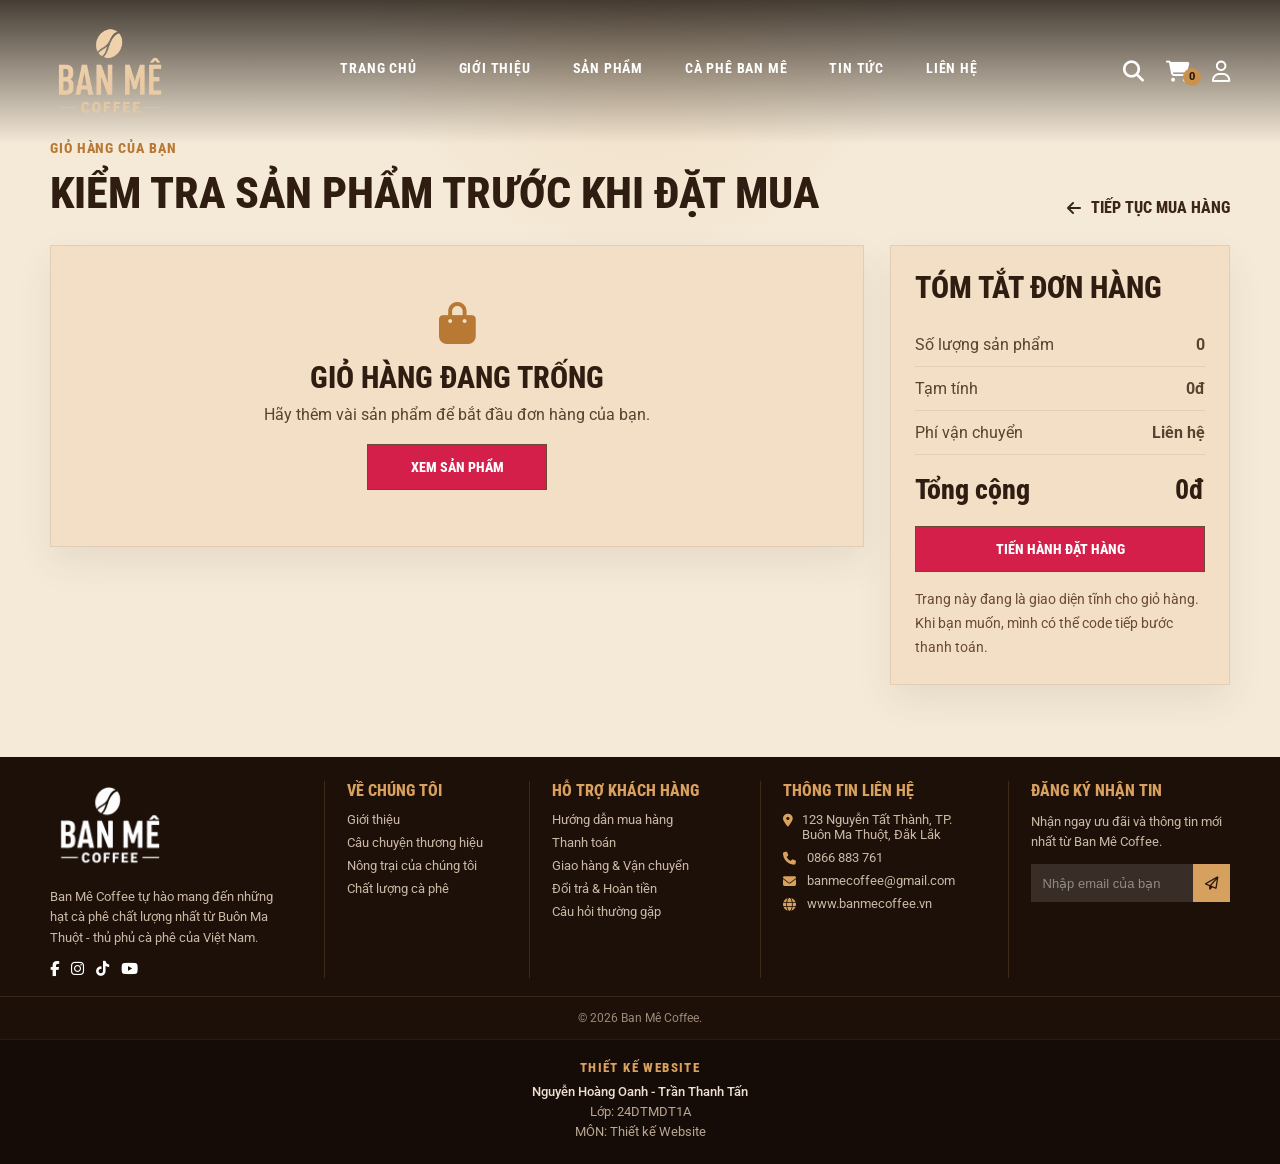
<file: gio-hang.html>
<!doctype html>
<html lang="vi">
  <head>
    <meta charset="UTF-8" />
    <meta name="viewport" content="width=device-width, initial-scale=1.0" />
    <title>Giỏ hàng | Ban Mê Coffee</title>

    <link rel="preconnect" href="https://fonts.googleapis.com" />
    <link rel="preconnect" href="https://fonts.gstatic.com" crossorigin />
    <link
      href="https://fonts.googleapis.com/css2?family=Roboto+Condensed:wght@500;600;700;800&family=Roboto:wght@400;500;700&display=swap"
      rel="stylesheet"
    />

    <link
      rel="stylesheet"
      href="https://cdnjs.cloudflare.com/ajax/libs/font-awesome/6.5.0/css/all.min.css"
    />

    <link rel="stylesheet" href="css/style.css" />
    <link rel="stylesheet" href="css/giohang.css" />
  </head>

  <body>
    <header class="bm-header">
      <div class="bm-container bm-header-inner">
        <a href="index.html" class="bm-logo">
          <img src="image/logo.png" alt="Ban Mê Coffee" />
        </a>

        <nav class="bm-menu">
          <a href="index.html">Trang chủ</a>
          <a href="gioi-thieu.html">Giới thiệu</a>
          <a href="san-pham.html">Sản phẩm</a>
          <a href="ca-phe-ban-me.html">Cà phê Ban Mê</a>
          <a href="tin-tuc.html">Tin tức</a>
          <a href="lien-he.html">Liên hệ</a>
        </nav>

        <div class="bm-header-icons">
          <a href="#" aria-label="Tìm kiếm">
            <i class="fa-solid fa-magnifying-glass"></i>
          </a>

          <a href="gio-hang.html" class="bm-cart-icon" aria-label="Giỏ hàng">
            <i class="fa-solid fa-cart-shopping"></i>
            <span id="bmCartCount">0</span>
          </a>

          <a href="tai-khoan.html" aria-label="Tài khoản">
            <i class="fa-regular fa-user"></i>
          </a>
        </div>

        <button
          class="bm-mobile-toggle"
          id="bmMobileToggle"
          aria-label="Mở menu"
        >
          <i class="fa-solid fa-bars"></i>
        </button>
      </div>
    </header>

    <main>
      <section class="gh-main">
        <div class="bm-container">
          <div class="gh-head">
            <div>
              <span class="gh-kicker">Giỏ hàng của bạn</span>
              <h1>Kiểm tra sản phẩm trước khi đặt mua</h1>
            </div>

            <a href="san-pham.html" class="gh-back-link">
              <i class="fa-solid fa-arrow-left"></i>
              Tiếp tục mua hàng
            </a>
          </div>

          <div class="gh-layout">
            <section class="gh-list-wrap">
              <div id="ghEmptyState" class="gh-empty" hidden>
                <i class="fa-solid fa-bag-shopping"></i>
                <h2>Giỏ hàng đang trống</h2>
                <p>Hãy thêm vài sản phẩm để bắt đầu đơn hàng của bạn.</p>
                <a href="san-pham.html" class="gh-primary-btn">Xem sản phẩm</a>
              </div>
              <!-- NÚT XÓA TOÀN BỘ SẢN PHẨM -->
              <div id="ghCartSection">
                <div class="gh-list-head">
                  <span>Sản phẩm</span>
                  <button type="button" class="gh-clear-btn" id="ghClearCart">
                    <!--  KHÔNG CÓ  THÌ XÓA  ĐI TOÀN BỘ -->
                    XÓA TOÀN BỘ
                  </button>
                </div>

                <div id="ghCartList" class="gh-list"></div>
              </div>
            </section>

            <aside class="gh-summary">
              <h2>Tóm tắt đơn hàng</h2>

              <div class="gh-summary-row">
                <span>Số lượng sản phẩm</span>
                <strong id="ghItemCount">0</strong>
              </div>

              <div class="gh-summary-row">
                <span>Tạm tính</span>
                <strong id="ghSubtotal">0đ</strong>
              </div>

              <div class="gh-summary-row">
                <span>Phí vận chuyển</span>
                <strong>Liên hệ</strong>
              </div>

              <div class="gh-summary-total">
                <span>Tổng cộng</span>
                <strong id="ghTotal">0đ</strong>
              </div>

              <a href="dat-hang.html" class="gh-primary-btn gh-full-btn">
                Tiến hành đặt hàng
              </a>

              <p class="gh-note">
                Trang này đang là giao diện tĩnh cho giỏ hàng. Khi bạn muốn,
                mình có thể code tiếp bước thanh toán.
              </p>
            </aside>
          </div>
        </div>
      </section>
    </main>

   <footer class="bm-footer">
      <div class="bm-container bm-footer-grid">
        <!-- Cột 1 -->
        <div class="bm-footer-col bm-footer-brand">
          <a href="index.html" class="bm-footer-logo">
            <img src="image/logo-footer.png" alt="Ban Mê Coffee" />
          </a>

          <p>
            Ban Mê Coffee tự hào mang đến những hạt cà phê chất lượng nhất từ
            Buôn Ma Thuột - thủ phủ cà phê của Việt Nam.
          </p>

          <div class="bm-social">
            <a href="#"><i class="fa-brands fa-facebook-f"></i></a>
            <a href="#"><i class="fa-brands fa-instagram"></i></a>
            <a href="#"><i class="fa-brands fa-tiktok"></i></a>
            <a href="#"><i class="fa-brands fa-youtube"></i></a>
          </div>
        </div>

        <!-- Cột 2 -->
        <div class="bm-footer-col">
          <h3>Về chúng tôi</h3>
          <ul>
            <li><a href="gioi-thieu.html">Giới thiệu</a></li>
            <li><a href="tin-tuc.html">Câu chuyện thương hiệu</a></li>
            <li><a href="#">Nông trại của chúng tôi</a></li>
            <li><a href="ca-phe-ban-me.html">Chất lượng cà phê</a></li>
          </ul>
        </div>

        <!-- Cột 3 -->
        <div class="bm-footer-col">
          <h3>Hỗ trợ khách hàng</h3>
          <ul>
            <li><a href="san-pham.html">Hướng dẫn mua hàng</a></li>
            <li><a href="dat-hang.html">Thanh toán</a></li>
            <li><a href="#">Giao hàng & Vận chuyển</a></li>
            <li><a href="#">Đổi trả & Hoàn tiền</a></li>
            <li><a href="lien-he.html">Câu hỏi thường gặp</a></li>
          </ul>
        </div>

        <!-- Cột 4 -->
        <div class="bm-footer-col">
          <h3>Thông tin liên hệ</h3>

          <ul class="bm-contact-list">
            <li>
              <i class="fa-solid fa-location-dot"></i>
              <span>123 Nguyễn Tất Thành, TP. Buôn Ma Thuột, Đắk Lắk</span>
            </li>

            <li>
              <i class="fa-solid fa-phone"></i>
              <a href="tel:0866883761">0866 883 761</a>
            </li>

            <li>
              <i class="fa-solid fa-envelope"></i>
              <a href="mailto:banmecoffee@gmail.com">banmecoffee@gmail.com</a>
            </li>

            <li>
              <i class="fa-solid fa-globe"></i>
              <a href="https://banmecoffee.vn">www.banmecoffee.vn</a>
            </li>
          </ul>
        </div>

        <!-- Cột 5 -->
        <div class="bm-footer-col">
          <h3>Đăng ký nhận tin</h3>

          <p>Nhận ngay ưu đãi và thông tin mới nhất từ Ban Mê Coffee.</p>

          <form class="bm-newsletter">
            <input type="email" placeholder="Nhập email của bạn" required />
            <button type="submit" aria-label="Gửi đăng ký">
              <i class="fa-regular fa-paper-plane"></i>
            </button>
          </form>
        </div>
      </div>

      <div class="bm-copyright">© 2026 Ban Mê Coffee.</div>
      <div class="bm-student-credit">
        <p class="bm-student-credit-title">Thiết kế Website</p>
        <p>Nguyễn Hoàng Oanh - Trần Thanh Tấn</p>
        <p>Lớp: 24DTMDT1A</p>
        <p>MÔN: Thiết kế Website</p>
      </div>
    </footer>

    <button class="bm-back-to-top" id="bmBackToTop" aria-label="Lên đầu trang">
      <i class="fa-solid fa-arrow-up"></i>
    </button>

    <script>
      const bmCartStorageKey = "bm-cart-items";
      const productCatalog = {
        "robusta-500g": {
          id: "robusta-500g",
          name: "Cà phê Robusta 500G",
          price: 145000,
          image: "image/sanpham1.png",
        },
        "robusta-250g": {
          id: "robusta-250g",
          name: "Cà phê Robusta 250G",
          price: 85000,
          image: "image/sanpham2.png",
        },
        "arabica-500g": {
          id: "arabica-500g",
          name: "Cà phê Arabica 500G",
          price: 165000,
          image: "image/sanpham3.png",
        },
        "rang-xay-500g": {
          id: "rang-xay-500g",
          name: "Cà phê Rang Xay 500G",
          price: 150000,
          image: "image/sanpham4.png",
        },
        "phin-blend-500g": {
          id: "phin-blend-500g",
          name: "Cà phê Phin Blend 500G",
          price: 155000,
          image: "image/sanpham1.png",
        },
        "espresso-blend-500g": {
          id: "espresso-blend-500g",
          name: "Cà phê Espresso Blend 500G",
          price: 175000,
          image: "image/sanpham2.png",
        },
        "moka-250g": {
          id: "moka-250g",
          name: "Cà phê Moka 250G",
          price: 120000,
          image: "image/sanpham3.png",
        },
        "cold-brew-blend-500g": {
          id: "cold-brew-blend-500g",
          name: "Cold Brew Blend 500G",
          price: 168000,
          image: "image/sanpham4.png",
        },
        "hat-moc-1kg": {
          id: "hat-moc-1kg",
          name: "Cà phê Hạt Mộc 1KG",
          price: 279000,
          image: "image/sanpham1.png",
        },
        "tui-loc-10-goi": {
          id: "tui-loc-10-goi",
          name: "Cà phê Túi Lọc 10 Gói",
          price: 98000,
          image: "image/sanpham2.png",
        },
      };

      function getCartItems() {
        try {
          const raw = localStorage.getItem(bmCartStorageKey);
          const parsed = raw ? JSON.parse(raw) : [];
          return Array.isArray(parsed) ? parsed : [];
        } catch (error) {
          return [];
        }
      }

      function setCartItems(items) {
        localStorage.setItem(bmCartStorageKey, JSON.stringify(items));
      }

      function formatCurrency(number) {
        return Number(number).toLocaleString("vi-VN") + "đ";
      }

      function updateCartCount() {
        const cartCount = document.getElementById("bmCartCount");

        if (!cartCount) {
          return;
        }

        const total = getCartItems().reduce(function (sum, item) {
          return sum + (item.quantity || 0);
        }, 0);

        cartCount.textContent = total;
      }

      function updateItemQuantity(productId, nextQuantity) {
        const items = getCartItems()
          .map(function (item) {
            if (item.id === productId) {
              return {
                id: item.id,
                name: item.name,
                quantity: nextQuantity,
              };
            }

            return item;
          })
          .filter(function (item) {
            return item.quantity > 0;
          });

        setCartItems(items);
        renderCart();
      }

      function removeCartItem(productId) {
        const items = getCartItems().filter(function (item) {
          return item.id !== productId;
        });

        setCartItems(items);
        renderCart();
      }

      function clearCart() {
        setCartItems([]);
        renderCart();
      }

      function renderCart() {
        const items = getCartItems();
        const cartList = document.getElementById("ghCartList");
        const emptyState = document.getElementById("ghEmptyState");
        const cartSection = document.getElementById("ghCartSection");
        const itemCount = document.getElementById("ghItemCount");
        const subtotal = document.getElementById("ghSubtotal");
        const total = document.getElementById("ghTotal");

        updateCartCount();
        cartList.innerHTML = "";

        if (!items.length) {
          emptyState.hidden = false;
          cartSection.hidden = true;
          itemCount.textContent = "0";
          subtotal.textContent = "0đ";
          total.textContent = "0đ";
          return;
        }

        emptyState.hidden = true;
        cartSection.hidden = false;

        let totalQuantity = 0;
        let totalAmount = 0;

        items.forEach(function (item) {
          const product = productCatalog[item.id];

          if (!product) {
            return;
          }

          totalQuantity += item.quantity;
          totalAmount += product.price * item.quantity;

          const row = document.createElement("article");
          row.className = "gh-item";
          row.innerHTML =
            '<a class="gh-item-image" href="chi-tiet-san-pham.html?id=' +
            product.id +
            '">' +
            '<img src="' +
            product.image +
            '" alt="' +
            product.name +
            '" />' +
            "</a>" +
            '<div class="gh-item-content">' +
            '<div class="gh-item-top">' +
            '<div><h3><a href="chi-tiet-san-pham.html?id=' +
            product.id +
            '">' +
            product.name +
            "</a></h3>" +
            '<p class="gh-item-price">' +
            formatCurrency(product.price) +
            "</p></div>" +
            '<button type="button" class="gh-remove-btn" data-remove-id="' +
            product.id +
            '"><i class="fa-regular fa-trash-can"></i></button>' +
            "</div>" +
            '<div class="gh-item-bottom">' +
            '<div class="gh-quantity">' +
            '<button type="button" data-action="minus" data-id="' +
            product.id +
            '">-</button>' +
            "<span>" +
            item.quantity +
            "</span>" +
            '<button type="button" data-action="plus" data-id="' +
            product.id +
            '">+</button>' +
            "</div>" +
            '<strong class="gh-line-total">' +
            formatCurrency(product.price * item.quantity) +
            "</strong>" +
            "</div>" +
            "</div>";

          cartList.appendChild(row);
        });

        itemCount.textContent = String(totalQuantity);
        subtotal.textContent = formatCurrency(totalAmount);
        total.textContent = formatCurrency(totalAmount);
      }

      document.addEventListener("click", function (event) {
        const actionButton = event.target.closest("[data-action]");
        const removeButton = event.target.closest("[data-remove-id]");

        if (actionButton) {
          const productId = actionButton.dataset.id;
          const action = actionButton.dataset.action;
          const currentItem = getCartItems().find(function (item) {
            return item.id === productId;
          });

          if (!currentItem) {
            return;
          }

          const nextQuantity =
            action === "plus"
              ? currentItem.quantity + 1
              : currentItem.quantity - 1;
          updateItemQuantity(productId, nextQuantity);
        }

        if (removeButton) {
          removeCartItem(removeButton.dataset.removeId);
        }
      });

      document
        .getElementById("ghClearCart")
        .addEventListener("click", clearCart);

      renderCart();

      const bmBackToTop = document.getElementById("bmBackToTop");

      if (bmBackToTop) {
        window.addEventListener("scroll", function () {
          if (window.scrollY > 250) {
            bmBackToTop.classList.add("show");
          } else {
            bmBackToTop.classList.remove("show");
          }
        });

        bmBackToTop.addEventListener("click", function () {
          window.scrollTo({
            top: 0,
            behavior: "smooth",
          });
        });
      }

      const bmMobileToggle = document.getElementById("bmMobileToggle");
      const bmHeader = document.querySelector(".bm-header");
      const bmMenuLinks = document.querySelectorAll(".bm-menu a");

      if (bmMobileToggle && bmHeader) {
        bmMobileToggle.addEventListener("click", function () {
          bmHeader.classList.toggle("is-open");

          const icon = bmMobileToggle.querySelector("i");

          if (bmHeader.classList.contains("is-open")) {
            icon.classList.remove("fa-bars");
            icon.classList.add("fa-xmark");
          } else {
            icon.classList.remove("fa-xmark");
            icon.classList.add("fa-bars");
          }
        });

        bmMenuLinks.forEach(function (link) {
          link.addEventListener("click", function () {
            bmHeader.classList.remove("is-open");

            const icon = bmMobileToggle.querySelector("i");
            icon.classList.remove("fa-xmark");
            icon.classList.add("fa-bars");
          });
        });
      }
    </script>
    <script src="js/site-search.js"></script>
  </body>
</html>
</file>
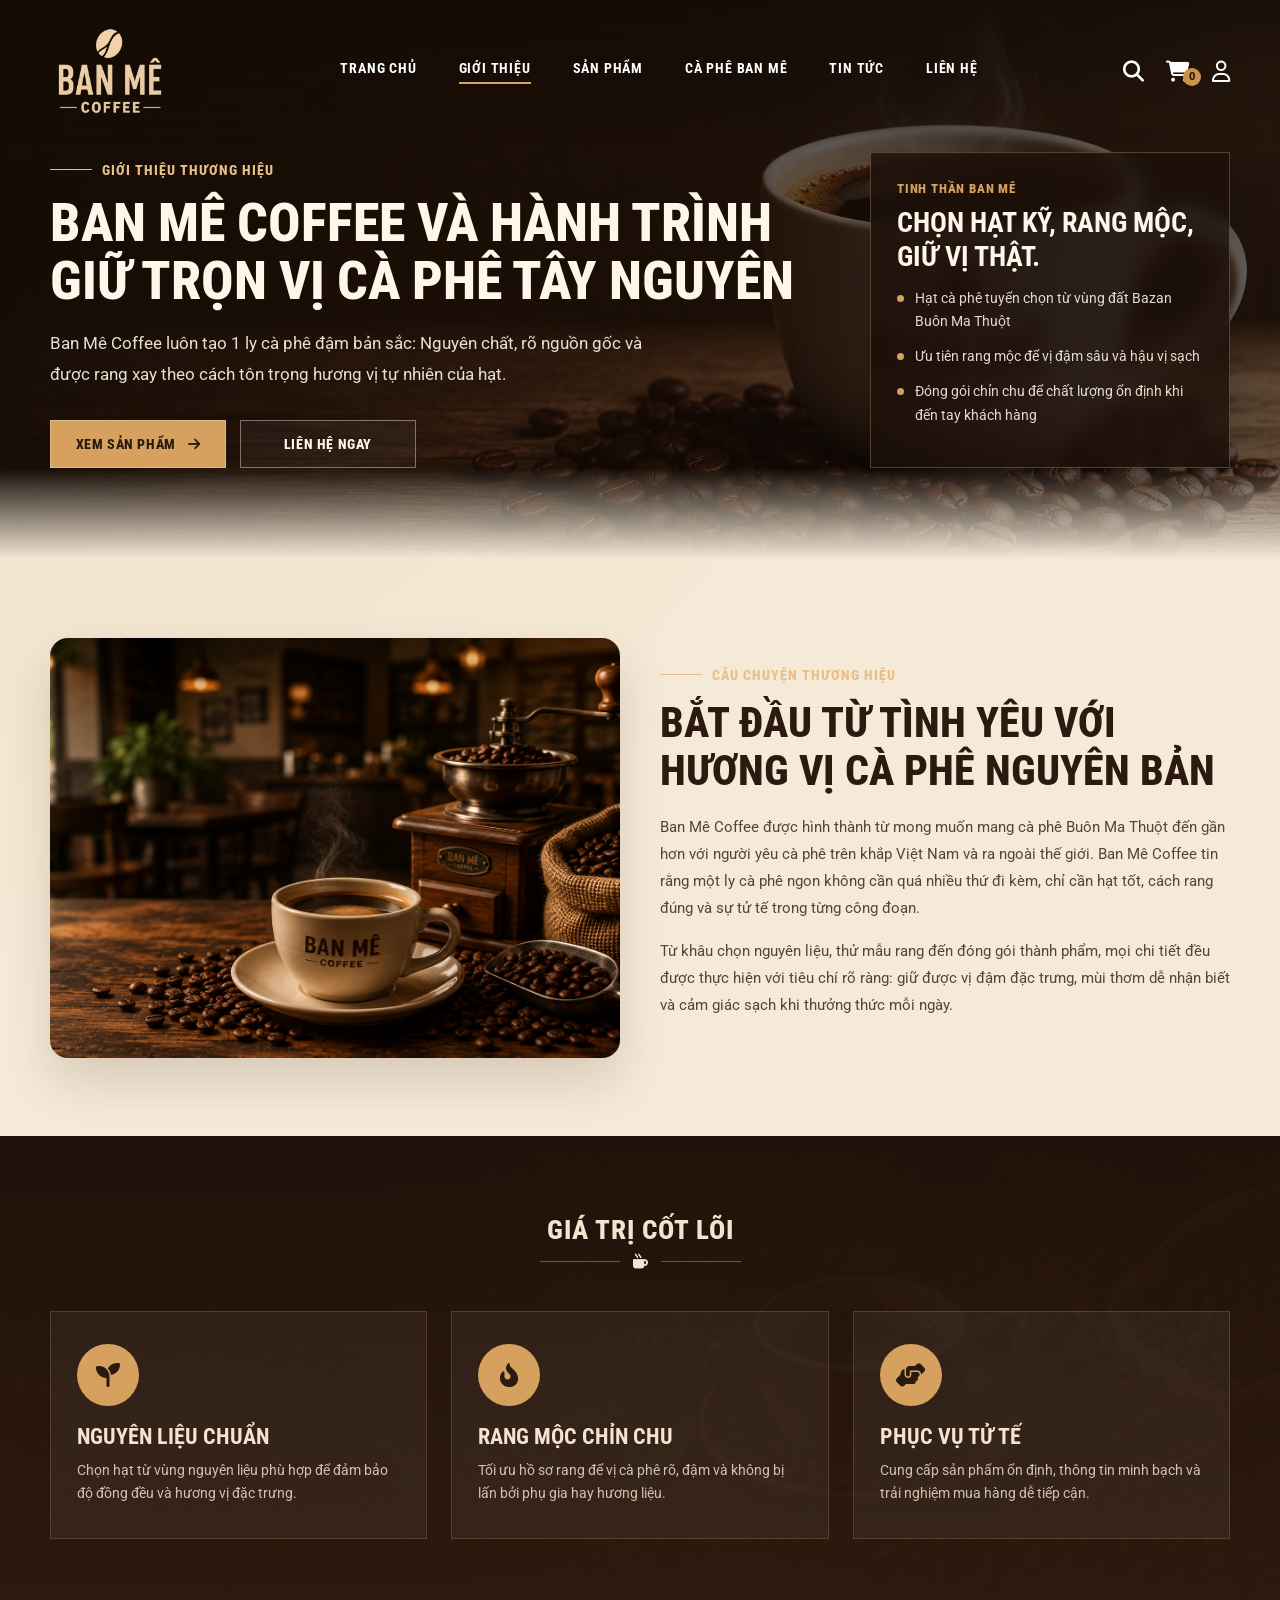
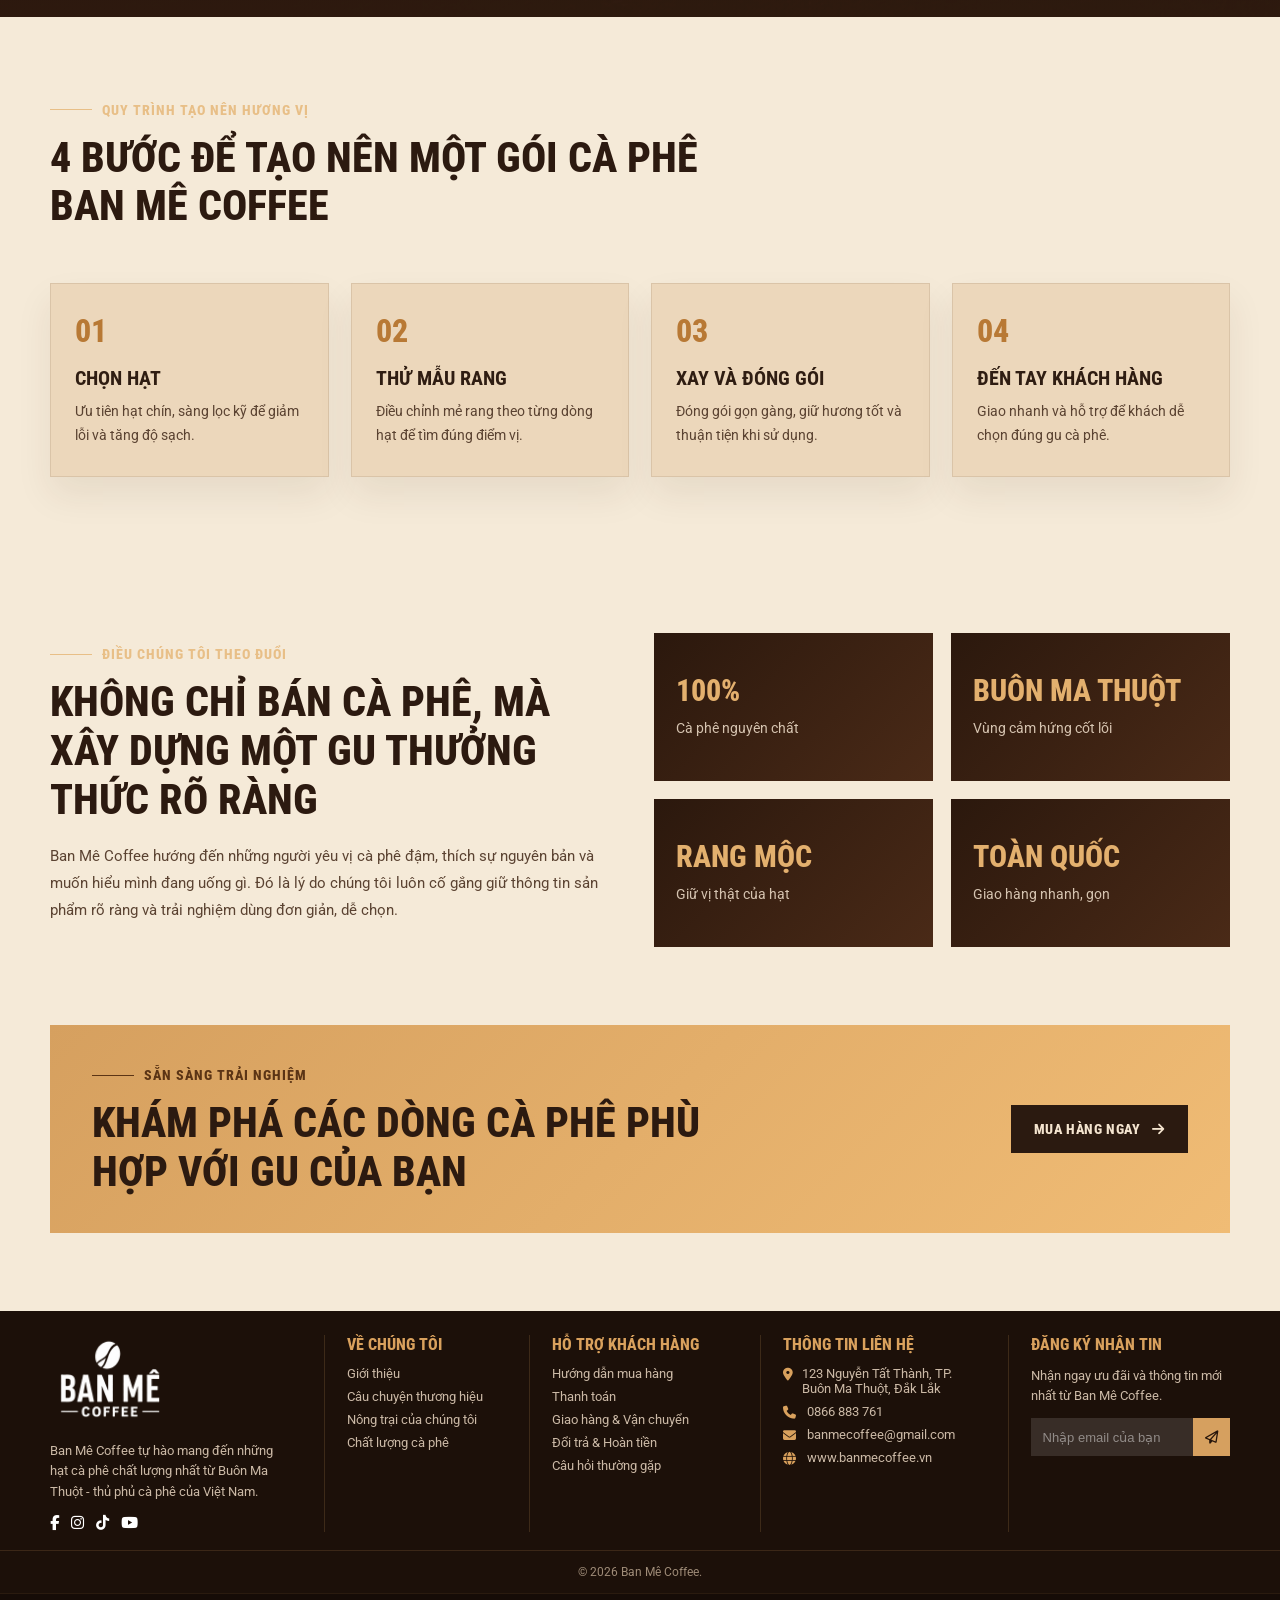
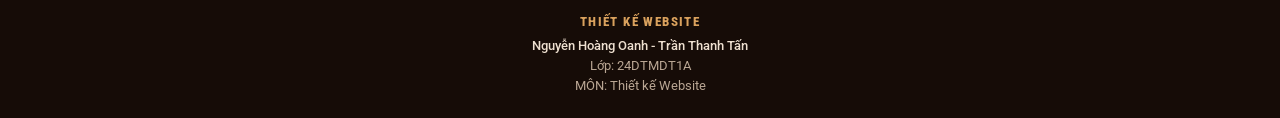
<file: gioi-thieu.html>
<!doctype html>
<html lang="vi">
  <head>
    <meta charset="UTF-8" />
    <meta name="viewport" content="width=device-width, initial-scale=1.0" />
    <title>Giới thiệu | Ban Mê Coffee</title>

    <link rel="preconnect" href="https://fonts.googleapis.com" />
    <link rel="preconnect" href="https://fonts.gstatic.com" crossorigin />
    <link
      href="https://fonts.googleapis.com/css2?family=Roboto+Condensed:wght@500;600;700;800&family=Roboto:wght@400;500;700&display=swap"
      rel="stylesheet"
    />

    <link
      rel="stylesheet"
      href="https://cdnjs.cloudflare.com/ajax/libs/font-awesome/6.5.0/css/all.min.css"
    />

    <link rel="stylesheet" href="css/style.css" />
    <link rel="stylesheet" href="css/gioithieu.css" />
  </head>

  <body>
    <header class="bm-header">
      <div class="bm-container bm-header-inner">
        <a href="index.html" class="bm-logo">
          <img src="image/logo.png" alt="Ban Mê Coffee" />
        </a>

        <nav class="bm-menu">
          <a href="index.html">Trang chủ</a>
          <a href="gioi-thieu.html" class="active">Giới thiệu</a>
          <a href="san-pham.html">Sản phẩm</a>
          <a href="ca-phe-ban-me.html">Cà phê Ban Mê</a>
          <a href="tin-tuc.html">Tin tức</a>
          <a href="lien-he.html">Liên hệ</a>
        </nav>

        <div class="bm-header-icons">
          <a href="#" aria-label="Tìm kiếm">
            <i class="fa-solid fa-magnifying-glass"></i>
          </a>

          <a href="gio-hang.html" class="bm-cart-icon" aria-label="Giỏ hàng">
            <i class="fa-solid fa-cart-shopping"></i>
            <span id="bmCartCount">0</span>
          </a>

          <a href="tai-khoan.html" aria-label="Tài khoản">
            <i class="fa-regular fa-user"></i>
          </a>
        </div>

        <button
          class="bm-mobile-toggle"
          id="bmMobileToggle"
          aria-label="Mở menu"
        >
          <i class="fa-solid fa-bars"></i>
        </button>
      </div>
    </header>

    <main>
      <section class="gt-hero">
        <div class="bm-container gt-hero-inner">
          <div class="gt-hero-content">
            <span class="gt-kicker">Giới thiệu thương hiệu</span>
            <h1>Ban Mê Coffee và hành trình giữ trọn vị cà phê Tây Nguyên</h1>
            <p>
              Ban Mê Coffee luôn tạo 1 ly cà phê đậm bản sắc: Nguyên chất, rõ
              nguồn gốc và được rang xay theo cách tôn trọng hương vị tự nhiên
              của hạt.
            </p>

            <div class="gt-hero-actions">
              <a href="san-pham.html" class="gt-primary-btn">
                Xem sản phẩm
                <i class="fa-solid fa-arrow-right"></i>
              </a>
              <a href="lien-he.html" class="gt-secondary-btn">Liên hệ ngay</a>
            </div>
          </div>

          <div class="gt-hero-card">
            <p class="gt-hero-card-label">Tinh thần Ban Mê</p>
            <h2>Chọn hạt kỹ, rang mộc, giữ vị thật.</h2>
            <ul>
              <li>Hạt cà phê tuyển chọn từ vùng đất Bazan Buôn Ma Thuột</li>
              <li>Ưu tiên rang mộc để vị đậm sâu và hậu vị sạch</li>
              <li>
                Đóng gói chỉn chu để chất lượng ổn định khi đến tay khách hàng
              </li>
            </ul>
          </div>
        </div>
      </section>

      <section class="gt-story">
        <div class="bm-container gt-story-grid">
          <div class="gt-story-image">
            <img src="image/gioithieu.png" alt="Không gian Ban Mê Coffee" />
          </div>

          <div class="gt-story-content">
            <span class="gt-section-tag">Câu chuyện thương hiệu</span>
            <h2>Bắt đầu từ tình yêu với hương vị cà phê nguyên bản</h2>
            <p>
              Ban Mê Coffee được hình thành từ mong muốn mang cà phê Buôn Ma
              Thuột đến gần hơn với người yêu cà phê trên khắp Việt Nam và ra
              ngoài thế giới. Ban Mê Coffee tin rằng một ly cà phê ngon không
              cần quá nhiều thứ đi kèm, chỉ cần hạt tốt, cách rang đúng và sự tử
              tế trong từng công đoạn.
            </p>
            <p>
              Từ khâu chọn nguyên liệu, thử mẫu rang đến đóng gói thành phẩm,
              mọi chi tiết đều được thực hiện với tiêu chí rõ ràng: giữ được vị
              đậm đặc trưng, mùi thơm dễ nhận biết và cảm giác sạch khi thưởng
              thức mỗi ngày.
            </p>
          </div>
        </div>
      </section>

      <section class="gt-values">
        <div class="bm-container">
          <div class="bm-section-title gt-title-light">
            <h2>Giá trị cốt lõi</h2>
            <span><i class="fa-solid fa-mug-hot"></i></span>
          </div>

          <div class="gt-values-grid">
            <article class="gt-value-card">
              <div class="gt-value-icon">
                <i class="fa-solid fa-seedling"></i>
              </div>
              <h3>Nguyên liệu chuẩn</h3>
              <p>
                Chọn hạt từ vùng nguyên liệu phù hợp để đảm bảo độ đồng đều và
                hương vị đặc trưng.
              </p>
            </article>

            <article class="gt-value-card">
              <div class="gt-value-icon">
                <i class="fa-solid fa-fire-flame-curved"></i>
              </div>
              <h3>Rang mộc chỉn chu</h3>
              <p>
                Tối ưu hồ sơ rang để vị cà phê rõ, đậm và không bị lấn bởi phụ
                gia hay hương liệu.
              </p>
            </article>

            <article class="gt-value-card">
              <div class="gt-value-icon">
                <i class="fa-solid fa-handshake-angle"></i>
              </div>
              <h3>Phục vụ tử tế</h3>
              <p>
                Cung cấp sản phẩm ổn định, thông tin minh bạch và trải nghiệm
                mua hàng dễ tiếp cận.
              </p>
            </article>
          </div>
        </div>
      </section>

      <section class="gt-process">
        <div class="bm-container">
          <div class="gt-process-head">
            <div>
              <span class="gt-section-tag">Quy trình tạo nên hương vị</span>
              <h2>4 bước để tạo nên một gói cà phê Ban Mê Coffee</h2>
            </div>
          </div>

          <div class="gt-process-grid">
            <div class="gt-step">
              <span>01</span>
              <h3>Chọn hạt</h3>
              <p>Ưu tiên hạt chín, sàng lọc kỹ để giảm lỗi và tăng độ sạch.</p>
            </div>

            <div class="gt-step">
              <span>02</span>
              <h3>Thử mẫu rang</h3>
              <p>Điều chỉnh mẻ rang theo từng dòng hạt để tìm đúng điểm vị.</p>
            </div>

            <div class="gt-step">
              <span>03</span>
              <h3>Xay và đóng gói</h3>
              <p>Đóng gói gọn gàng, giữ hương tốt và thuận tiện khi sử dụng.</p>
            </div>

            <div class="gt-step">
              <span>04</span>
              <h3>Đến tay khách hàng</h3>
              <p>Giao nhanh và hỗ trợ để khách dễ chọn đúng gu cà phê.</p>
            </div>
          </div>
        </div>
      </section>

      <section class="gt-highlights">
        <div class="bm-container gt-highlights-grid">
          <div class="gt-highlights-content">
            <span class="gt-section-tag">Điều chúng tôi theo đuổi</span>
            <h2>
              Không chỉ bán cà phê, mà xây dựng một gu thưởng thức rõ ràng
            </h2>
            <p>
              Ban Mê Coffee hướng đến những người yêu vị cà phê đậm, thích sự
              nguyên bản và muốn hiểu mình đang uống gì. Đó là lý do chúng tôi
              luôn cố gắng giữ thông tin sản phẩm rõ ràng và trải nghiệm dùng
              đơn giản, dễ chọn.
            </p>
          </div>

          <div class="gt-stats">
            <div class="gt-stat-card">
              <strong>100%</strong>
              <span>Cà phê nguyên chất</span>
            </div>
            <div class="gt-stat-card">
              <strong>Buôn Ma Thuột</strong>
              <span>Vùng cảm hứng cốt lõi</span>
            </div>
            <div class="gt-stat-card">
              <strong>Rang mộc</strong>
              <span>Giữ vị thật của hạt</span>
            </div>
            <div class="gt-stat-card">
              <strong>Toàn quốc</strong>
              <span>Giao hàng nhanh, gọn</span>
            </div>
          </div>
        </div>
      </section>

      <section class="gt-cta">
        <div class="bm-container gt-cta-inner">
          <div>
            <span class="gt-section-tag">Sẵn sàng trải nghiệm</span>
            <h2>Khám phá các dòng cà phê phù hợp với gu của bạn</h2>
          </div>

          <a href="san-pham.html" class="gt-primary-btn">
            Mua hàng ngay
            <i class="fa-solid fa-arrow-right"></i>
          </a>
        </div>
      </section>
    </main>

    <footer class="bm-footer">
      <div class="bm-container bm-footer-grid">
        <!-- Cột 1 -->
        <div class="bm-footer-col bm-footer-brand">
          <a href="index.html" class="bm-footer-logo">
            <img src="image/logo-footer.png" alt="Ban Mê Coffee" />
          </a>

          <p>
            Ban Mê Coffee tự hào mang đến những hạt cà phê chất lượng nhất từ
            Buôn Ma Thuột - thủ phủ cà phê của Việt Nam.
          </p>

          <div class="bm-social">
            <a href="#"><i class="fa-brands fa-facebook-f"></i></a>
            <a href="#"><i class="fa-brands fa-instagram"></i></a>
            <a href="#"><i class="fa-brands fa-tiktok"></i></a>
            <a href="#"><i class="fa-brands fa-youtube"></i></a>
          </div>
        </div>

        <!-- Cột 2 -->
        <div class="bm-footer-col">
          <h3>Về chúng tôi</h3>
          <ul>
            <li><a href="gioi-thieu.html">Giới thiệu</a></li>
            <li><a href="tin-tuc.html">Câu chuyện thương hiệu</a></li>
            <li><a href="#">Nông trại của chúng tôi</a></li>
            <li><a href="ca-phe-ban-me.html">Chất lượng cà phê</a></li>
          </ul>
        </div>

        <!-- Cột 3 -->
        <div class="bm-footer-col">
          <h3>Hỗ trợ khách hàng</h3>
          <ul>
            <li><a href="san-pham.html">Hướng dẫn mua hàng</a></li>
            <li><a href="dat-hang.html">Thanh toán</a></li>
            <li><a href="#">Giao hàng & Vận chuyển</a></li>
            <li><a href="#">Đổi trả & Hoàn tiền</a></li>
            <li><a href="lien-he.html">Câu hỏi thường gặp</a></li>
          </ul>
        </div>

        <!-- Cột 4 -->
        <div class="bm-footer-col">
          <h3>Thông tin liên hệ</h3>

          <ul class="bm-contact-list">
            <li>
              <i class="fa-solid fa-location-dot"></i>
              <span>123 Nguyễn Tất Thành, TP. Buôn Ma Thuột, Đắk Lắk</span>
            </li>

            <li>
              <i class="fa-solid fa-phone"></i>
              <a href="tel:0866883761">0866 883 761</a>
            </li>

            <li>
              <i class="fa-solid fa-envelope"></i>
              <a href="mailto:banmecoffee@gmail.com">banmecoffee@gmail.com</a>
            </li>

            <li>
              <i class="fa-solid fa-globe"></i>
              <a href="https://banmecoffee.vn">www.banmecoffee.vn</a>
            </li>
          </ul>
        </div>

        <!-- Cột 5 -->
        <div class="bm-footer-col">
          <h3>Đăng ký nhận tin</h3>

          <p>Nhận ngay ưu đãi và thông tin mới nhất từ Ban Mê Coffee.</p>

          <form class="bm-newsletter">
            <input type="email" placeholder="Nhập email của bạn" required />
            <button type="submit" aria-label="Gửi đăng ký">
              <i class="fa-regular fa-paper-plane"></i>
            </button>
          </form>
        </div>
      </div>

      <div class="bm-copyright">© 2026 Ban Mê Coffee.</div>
      <div class="bm-student-credit">
        <p class="bm-student-credit-title">Thiết kế Website</p>
        <p>Nguyễn Hoàng Oanh - Trần Thanh Tấn</p>
        <p>Lớp: 24DTMDT1A</p>
        <p>MÔN: Thiết kế Website</p>
      </div>
    </footer>

    <button class="bm-back-to-top" id="bmBackToTop" aria-label="Lên đầu trang">
      <i class="fa-solid fa-arrow-up"></i>
    </button>

    <script>
      const bmCartStorageKey = "bm-cart-items";

      function getCartItems() {
        try {
          const raw = localStorage.getItem(bmCartStorageKey);
          const parsed = raw ? JSON.parse(raw) : [];
          return Array.isArray(parsed) ? parsed : [];
        } catch (error) {
          return [];
        }
      }

      function updateCartCount() {
        const cartCount = document.getElementById("bmCartCount");

        if (!cartCount) {
          return;
        }

        const total = getCartItems().reduce(function (sum, item) {
          return sum + (item.quantity || 0);
        }, 0);

        cartCount.textContent = total;
      }

      updateCartCount();

      const bmBackToTop = document.getElementById("bmBackToTop");

      if (bmBackToTop) {
        window.addEventListener("scroll", function () {
          if (window.scrollY > 250) {
            bmBackToTop.classList.add("show");
          } else {
            bmBackToTop.classList.remove("show");
          }
        });

        bmBackToTop.addEventListener("click", function () {
          window.scrollTo({
            top: 0,
            behavior: "smooth",
          });
        });
      }

      const bmMobileToggle = document.getElementById("bmMobileToggle");
      const bmHeader = document.querySelector(".bm-header");
      const bmMenuLinks = document.querySelectorAll(".bm-menu a");

      if (bmMobileToggle && bmHeader) {
        bmMobileToggle.addEventListener("click", function () {
          bmHeader.classList.toggle("is-open");

          const icon = bmMobileToggle.querySelector("i");

          if (bmHeader.classList.contains("is-open")) {
            icon.classList.remove("fa-bars");
            icon.classList.add("fa-xmark");
          } else {
            icon.classList.remove("fa-xmark");
            icon.classList.add("fa-bars");
          }
        });

        bmMenuLinks.forEach(function (link) {
          link.addEventListener("click", function () {
            bmHeader.classList.remove("is-open");

            const icon = bmMobileToggle.querySelector("i");
            icon.classList.remove("fa-xmark");
            icon.classList.add("fa-bars");
          });
        });
      }
    </script>
    <script src="js/site-search.js"></script>
  </body>
</html>
</file>
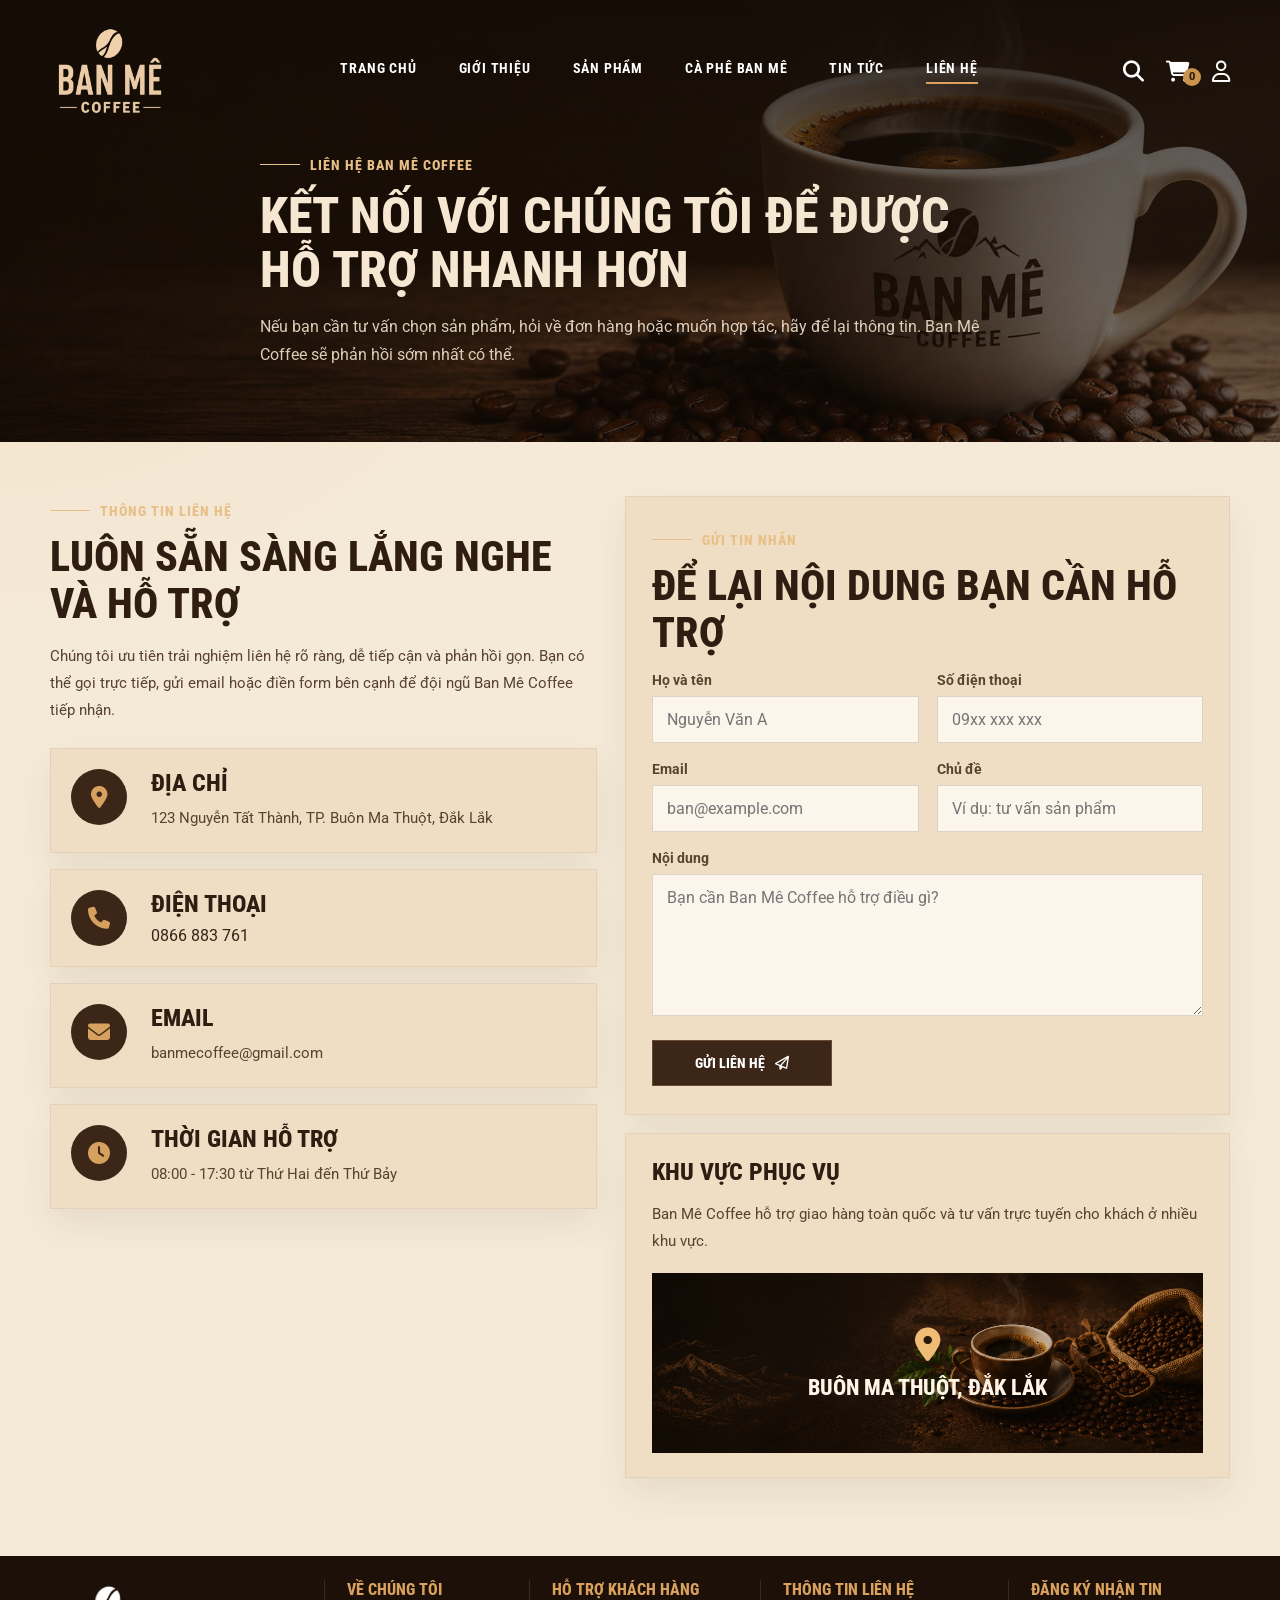
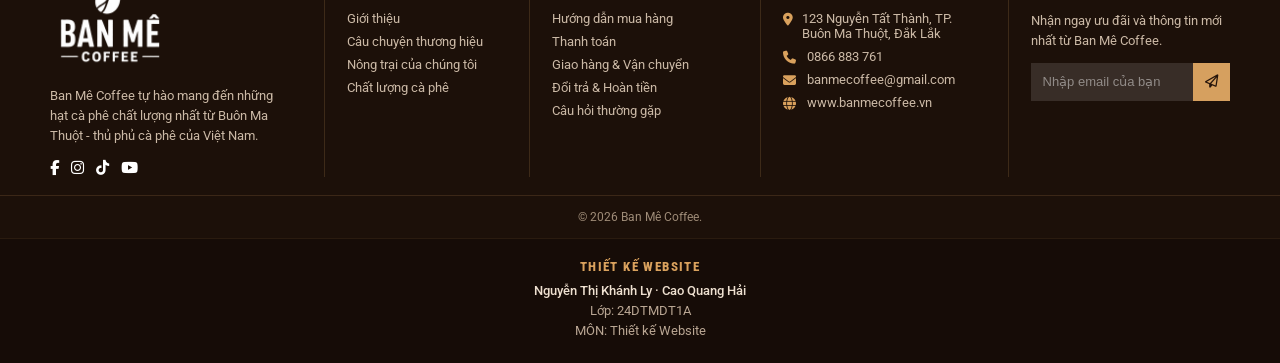
<file: lien-he.html>
<!doctype html>
<html lang="vi">
  <head>
    <meta charset="UTF-8" />
    <meta name="viewport" content="width=device-width, initial-scale=1.0" />
    <title>Liên hệ | Ban Mê Coffee</title>

    <link rel="preconnect" href="https://fonts.googleapis.com" />
    <link rel="preconnect" href="https://fonts.gstatic.com" crossorigin />
    <link
      href="https://fonts.googleapis.com/css2?family=Roboto+Condensed:wght@500;600;700;800&family=Roboto:wght@400;500;700&display=swap"
      rel="stylesheet"
    />

    <link
      rel="stylesheet"
      href="https://cdnjs.cloudflare.com/ajax/libs/font-awesome/6.5.0/css/all.min.css"
    />

    <link rel="stylesheet" href="css/style.css" />
    <link rel="stylesheet" href="css/lienhe.css" />
  </head>

  <body>
    <header class="bm-header">
      <div class="bm-container bm-header-inner">
        <a href="index.html" class="bm-logo">
          <img src="image/logo.png" alt="Ban Mê Coffee" />
        </a>

        <nav class="bm-menu">
          <a href="index.html">Trang chủ</a>
          <a href="gioi-thieu.html">Giới thiệu</a>
          <a href="san-pham.html">Sản phẩm</a>
          <a href="ca-phe-ban-me.html">Cà phê Ban Mê</a>
          <a href="tin-tuc.html">Tin tức</a>
          <a href="lien-he.html" class="active">Liên hệ</a>
        </nav>

        <div class="bm-header-icons">
          <a href="#" aria-label="Tìm kiếm">
            <i class="fa-solid fa-magnifying-glass"></i>
          </a>

          <a href="gio-hang.html" class="bm-cart-icon" aria-label="Giỏ hàng">
            <i class="fa-solid fa-cart-shopping"></i>
            <span id="bmCartCount">0</span>
          </a>

          <a href="tai-khoan.html" aria-label="Tài khoản">
            <i class="fa-regular fa-user"></i>
          </a>
        </div>

        <button
          class="bm-mobile-toggle"
          id="bmMobileToggle"
          aria-label="Mở menu"
        >
          <i class="fa-solid fa-bars"></i>
        </button>
      </div>
    </header>

    <main>
      <section class="lh-hero">
        <div class="bm-container lh-hero-inner">
          <span class="lh-kicker">Liên hệ Ban Mê Coffee</span>
          <h1>Kết nối với chúng tôi để được hỗ trợ nhanh hơn</h1>
          <p>
            Nếu bạn cần tư vấn chọn sản phẩm, hỏi về đơn hàng hoặc muốn hợp tác,
            hãy để lại thông tin. Ban Mê Coffee sẽ phản hồi sớm nhất có thể.
          </p>
        </div>
      </section>

      <section class="lh-main">
        <div class="bm-container lh-layout">
          <div class="lh-info">
            <span class="lh-section-tag">Thông tin liên hệ</span>
            <h2>Luôn sẵn sàng lắng nghe và hỗ trợ</h2>
            <p>
              Chúng tôi ưu tiên trải nghiệm liên hệ rõ ràng, dễ tiếp cận và phản
              hồi gọn. Bạn có thể gọi trực tiếp, gửi email hoặc điền form bên
              cạnh để đội ngũ Ban Mê Coffee tiếp nhận.
            </p>

            <div class="lh-info-list">
              <article class="lh-info-card">
                <div class="lh-info-icon">
                  <i class="fa-solid fa-location-dot"></i>
                </div>
                <div>
                  <h3>Địa chỉ</h3>
                  <p>123 Nguyễn Tất Thành, TP. Buôn Ma Thuột, Đắk Lắk</p>
                </div>
              </article>

              <article class="lh-info-card">
                <div class="lh-info-icon">
                  <i class="fa-solid fa-phone"></i>
                </div>
                <div>
                  <h3>Điện thoại</h3>
                  <div><a href="tel:0866883761">0866 883 761</a></div>
                </div>
              </article>

              <article class="lh-info-card">
                <div class="lh-info-icon">
                  <i class="fa-solid fa-envelope"></i>
                </div>
                <div>
                  <h3>Email</h3>
                  <p>
                    <a href="mailto:banmecoffee@gmail.com"
                      >banmecoffee@gmail.com</a
                    >
                  </p>
                </div>
              </article>

              <article class="lh-info-card">
                <div class="lh-info-icon">
                  <i class="fa-solid fa-clock"></i>
                </div>
                <div>
                  <h3>Thời gian hỗ trợ</h3>
                  <p>08:00 - 17:30 từ Thứ Hai đến Thứ Bảy</p>
                </div>
              </article>
            </div>
          </div>

          <div class="lh-form-wrap">
            <form class="lh-form" id="lhContactForm">
              <div class="lh-form-head">
                <span class="lh-section-tag">Gửi tin nhắn</span>
                <h2>Để lại nội dung bạn cần hỗ trợ</h2>
              </div>

              <div class="lh-form-grid">
                <label>
                  <span>Họ và tên</span>
                  <input
                    type="text"
                    name="fullName"
                    placeholder="Nguyễn Văn A"
                    required
                  />
                </label>

                <label>
                  <span>Số điện thoại</span>
                  <input
                    type="tel"
                    name="phone"
                    placeholder="09xx xxx xxx"
                    required
                  />
                </label>

                <label>
                  <span>Email</span>
                  <input
                    type="email"
                    name="email"
                    placeholder="ban@example.com"
                  />
                </label>

                <label>
                  <span>Chủ đề</span>
                  <input
                    type="text"
                    name="subject"
                    placeholder="Ví dụ: tư vấn sản phẩm"
                    required
                  />
                </label>

                <label class="lh-form-full">
                  <span>Nội dung</span>
                  <textarea
                    name="message"
                    rows="6"
                    placeholder="Bạn cần Ban Mê Coffee hỗ trợ điều gì?"
                    required
                  ></textarea>
                </label>
              </div>

              <button type="submit" class="lh-submit-btn">
                Gửi liên hệ
                <i class="fa-regular fa-paper-plane"></i>
              </button>
            </form>

            <div class="lh-map-card">
              <h3>Khu vực phục vụ</h3>
              <p>
                Ban Mê Coffee hỗ trợ giao hàng toàn quốc và tư vấn trực tuyến
                cho khách ở nhiều khu vực.
              </p>

              <div class="lh-map-box">
                <div class="lh-map-pin">
                  <i class="fa-solid fa-location-dot"></i>
                </div>
                <span>Buôn Ma Thuột, Đắk Lắk</span>
              </div>
            </div>
          </div>
        </div>
      </section>
    </main>

    <footer class="bm-footer">
      <div class="bm-container bm-footer-grid">
        <div class="bm-footer-col bm-footer-brand">
          <a href="index.html" class="bm-footer-logo">
            <img src="image/logo-footer.png" alt="Ban Mê Coffee" />
          </a>

          <p>
            Ban Mê Coffee tự hào mang đến những hạt cà phê chất lượng nhất từ
            Buôn Ma Thuột - thủ phủ cà phê của Việt Nam.
          </p>

          <div class="bm-social">
            <a href="#"><i class="fa-brands fa-facebook-f"></i></a>
            <a href="#"><i class="fa-brands fa-instagram"></i></a>
            <a href="#"><i class="fa-brands fa-tiktok"></i></a>
            <a href="#"><i class="fa-brands fa-youtube"></i></a>
          </div>
        </div>

        <div class="bm-footer-col">
          <h3>Về chúng tôi</h3>
          <ul>
            <li><a href="gioi-thieu.html">Giới thiệu</a></li>
            <li><a href="#">Câu chuyện thương hiệu</a></li>
            <li><a href="#">Nông trại của chúng tôi</a></li>
            <li><a href="#">Chất lượng cà phê</a></li>
          </ul>
        </div>

        <div class="bm-footer-col">
          <h3>Hỗ trợ khách hàng</h3>
          <ul>
            <li><a href="#">Hướng dẫn mua hàng</a></li>
            <li><a href="#">Thanh toán</a></li>
            <li><a href="#">Giao hàng & Vận chuyển</a></li>
            <li><a href="#">Đổi trả & Hoàn tiền</a></li>
            <li><a href="#">Câu hỏi thường gặp</a></li>
          </ul>
        </div>

        <div class="bm-footer-col">
          <h3>Thông tin liên hệ</h3>

          <ul class="bm-contact-list">
            <li>
              <i class="fa-solid fa-location-dot"></i>
              <span>123 Nguyễn Tất Thành, TP. Buôn Ma Thuột, Đắk Lắk</span>
            </li>

            <li>
              <i class="fa-solid fa-phone"></i>
              <a href="tel:0866883761">0866 883 761</a>
            </li>

            <li>
              <i class="fa-solid fa-envelope"></i>
              <a href="mailto:banmecoffee@gmail.com">banmecoffee@gmail.com</a>
            </li>

            <li>
              <i class="fa-solid fa-globe"></i>
              <a href="https://banmecoffee.vn">www.banmecoffee.vn</a>
            </li>
          </ul>
        </div>

        <div class="bm-footer-col">
          <h3>Đăng ký nhận tin</h3>

          <p>Nhận ngay ưu đãi và thông tin mới nhất từ Ban Mê Coffee.</p>

          <form class="bm-newsletter">
            <input type="email" placeholder="Nhập email của bạn" />
            <button type="submit">
              <i class="fa-regular fa-paper-plane"></i>
            </button>
          </form>
        </div>
      </div>

      <div class="bm-copyright">© 2026 Ban Mê Coffee.</div>
      <div class="bm-student-credit">
        <p class="bm-student-credit-title">Thiết kế Website</p>
        <p>Nguyễn Thị Khánh Ly · Cao Quang Hải</p>
        <p>Lớp: 24DTMDT1A</p>
        <p>MÔN: Thiết kế Website</p>
      </div>
    </footer>

    <button class="bm-back-to-top" id="bmBackToTop" aria-label="Lên đầu trang">
      <i class="fa-solid fa-arrow-up"></i>
    </button>

    <script>
      const bmCartStorageKey = "bm-cart-items";

      function getCartItems() {
        try {
          const raw = localStorage.getItem(bmCartStorageKey);
          const parsed = raw ? JSON.parse(raw) : [];
          return Array.isArray(parsed) ? parsed : [];
        } catch (error) {
          return [];
        }
      }

      function updateCartCount() {
        const cartCount = document.getElementById("bmCartCount");

        if (!cartCount) {
          return;
        }

        const total = getCartItems().reduce(function (sum, item) {
          return sum + (item.quantity || 0);
        }, 0);

        cartCount.textContent = total;
      }

      updateCartCount();

      document
        .getElementById("lhContactForm")
        .addEventListener("submit", function (event) {
          event.preventDefault();
          alert(
            "Ban Mê Coffee đã nhận được liên hệ của bạn và sẽ phản hồi sớm.",
          );
          event.currentTarget.reset();
        });

      const bmBackToTop = document.getElementById("bmBackToTop");

      if (bmBackToTop) {
        window.addEventListener("scroll", function () {
          if (window.scrollY > 250) {
            bmBackToTop.classList.add("show");
          } else {
            bmBackToTop.classList.remove("show");
          }
        });

        bmBackToTop.addEventListener("click", function () {
          window.scrollTo({
            top: 0,
            behavior: "smooth",
          });
        });
      }

      const bmMobileToggle = document.getElementById("bmMobileToggle");
      const bmHeader = document.querySelector(".bm-header");
      const bmMenuLinks = document.querySelectorAll(".bm-menu a");

      if (bmMobileToggle && bmHeader) {
        bmMobileToggle.addEventListener("click", function () {
          bmHeader.classList.toggle("is-open");

          const icon = bmMobileToggle.querySelector("i");

          if (bmHeader.classList.contains("is-open")) {
            icon.classList.remove("fa-bars");
            icon.classList.add("fa-xmark");
          } else {
            icon.classList.remove("fa-xmark");
            icon.classList.add("fa-bars");
          }
        });

        bmMenuLinks.forEach(function (link) {
          link.addEventListener("click", function () {
            bmHeader.classList.remove("is-open");

            const icon = bmMobileToggle.querySelector("i");
            icon.classList.remove("fa-xmark");
            icon.classList.add("fa-bars");
          });
        });
      }
    </script>
    <script src="js/site-search.js"></script>
  </body>
</html>
</file>
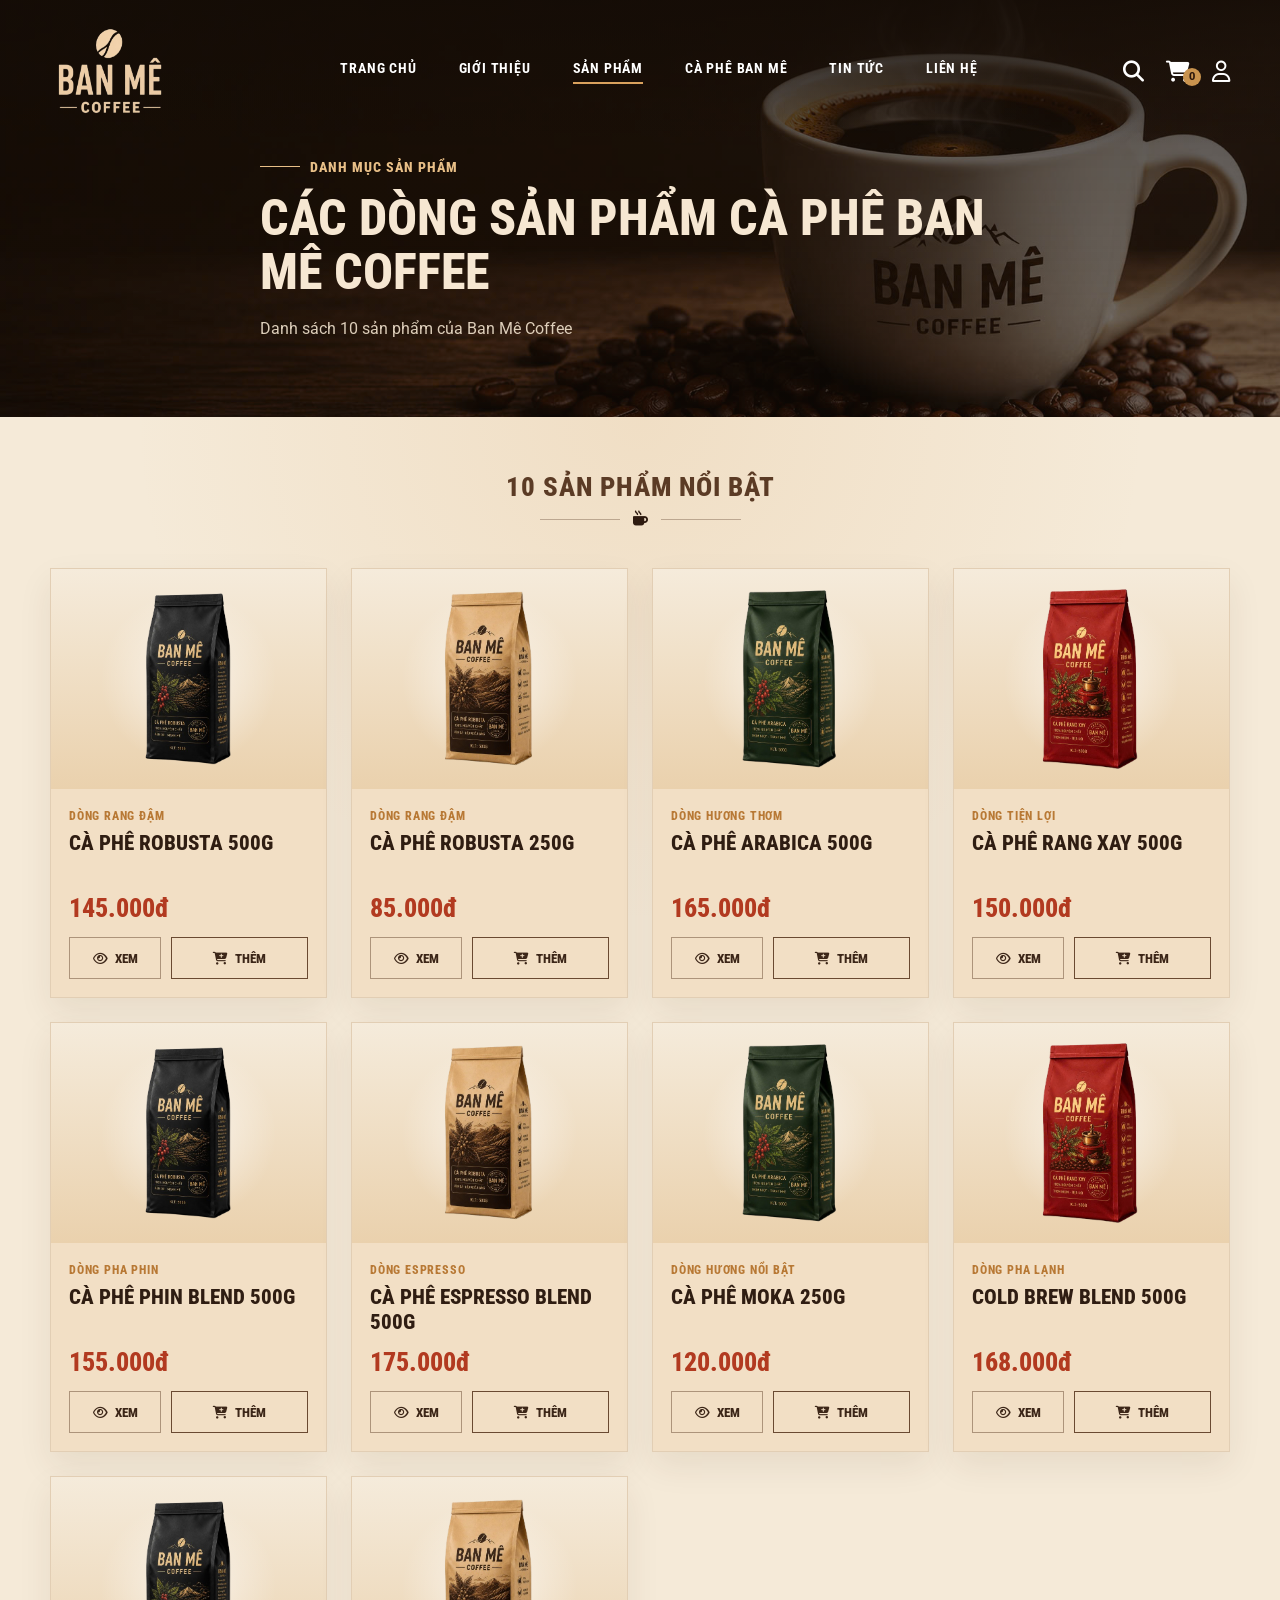
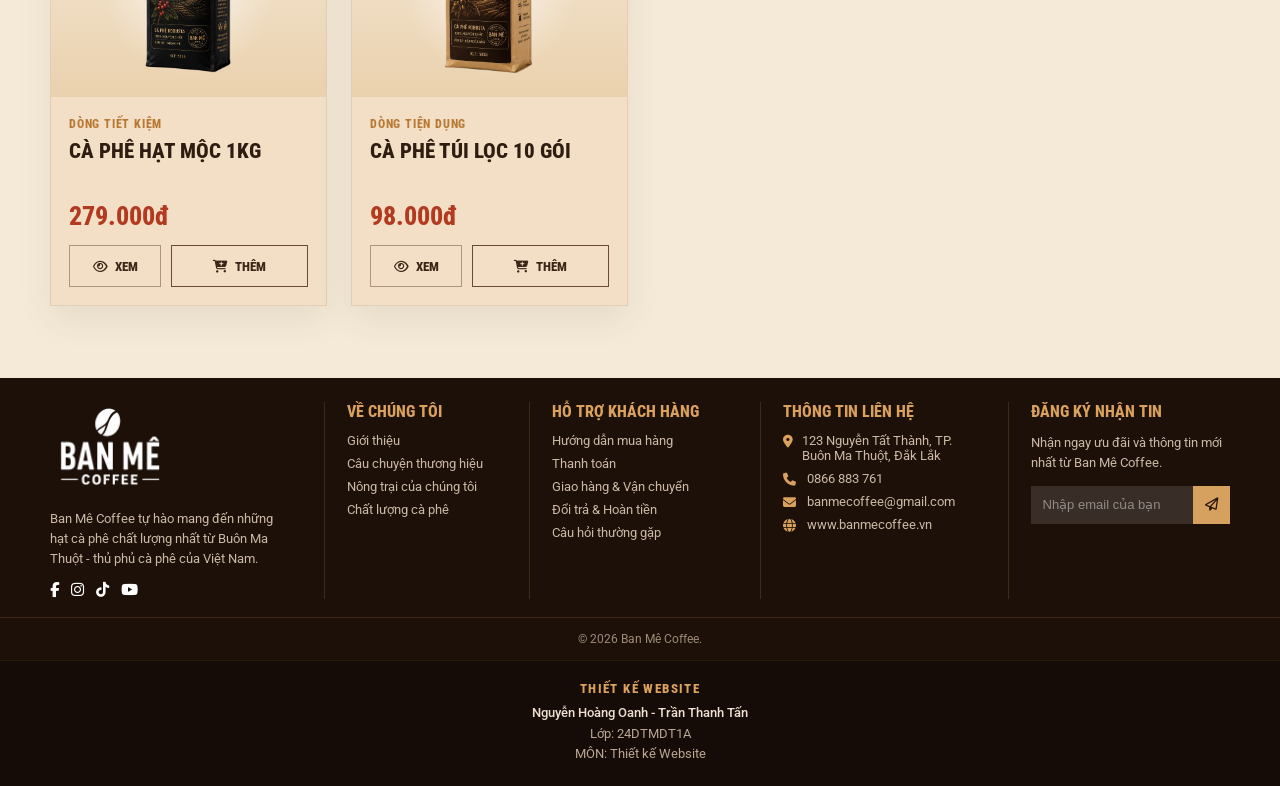
<file: san-pham.html>
<!doctype html>
<html lang="vi">
  <head>
    <meta charset="UTF-8" />
    <meta name="viewport" content="width=device-width, initial-scale=1.0" />
    <title>Sản phẩm | Ban Mê Coffee</title>

    <link rel="preconnect" href="https://fonts.googleapis.com" />
    <link rel="preconnect" href="https://fonts.gstatic.com" crossorigin />
    <link
      href="https://fonts.googleapis.com/css2?family=Roboto+Condensed:wght@500;600;700;800&family=Roboto:wght@400;500;700&display=swap"
      rel="stylesheet"
    />

    <link
      rel="stylesheet"
      href="https://cdnjs.cloudflare.com/ajax/libs/font-awesome/6.5.0/css/all.min.css"
    />

    <link rel="stylesheet" href="css/style.css" />
    <link rel="stylesheet" href="css/sanpham.css" />
  </head>

  <body>
    <header class="bm-header">
      <div class="bm-container bm-header-inner">
        <a href="index.html" class="bm-logo">
          <img src="image/logo.png" alt="Ban Mê Coffee" />
        </a>

        <nav class="bm-menu">
          <a href="index.html">Trang chủ</a>
          <a href="gioi-thieu.html">Giới thiệu</a>
          <a href="san-pham.html" class="active">Sản phẩm</a>
          <a href="ca-phe-ban-me.html">Cà phê Ban Mê</a>
          <a href="tin-tuc.html">Tin tức</a>
          <a href="lien-he.html">Liên hệ</a>
        </nav>

        <div class="bm-header-icons">
          <a href="#" aria-label="Tìm kiếm">
            <i class="fa-solid fa-magnifying-glass"></i>
          </a>

          <a href="gio-hang.html" class="bm-cart-icon" aria-label="Giỏ hàng">
            <i class="fa-solid fa-cart-shopping"></i>
            <span id="bmCartCount">0</span>
          </a>

          <a href="tai-khoan.html" aria-label="Tài khoản">
            <i class="fa-regular fa-user"></i>
          </a>
        </div>

        <button
          class="bm-mobile-toggle"
          id="bmMobileToggle"
          aria-label="Mở menu"
        >
          <i class="fa-solid fa-bars"></i>
        </button>
      </div>
    </header>

    <main>
      <section class="sp-hero">
        <div class="bm-container sp-hero-inner">
          <span class="sp-kicker">Danh mục sản phẩm</span>
          <h1>Các dòng sản phẩm cà phê Ban Mê Coffee</h1>
          <p>Danh sách 10 sản phẩm của Ban Mê Coffee</p>
        </div>
      </section>

      <section class="sp-catalog">
        <div class="bm-container">
          <div class="bm-section-title">
            <h2>10 sản phẩm nổi bật</h2>
            <span><i class="fa-solid fa-mug-hot"></i></span>
          </div>

          <div class="sp-grid">
            <article class="sp-card" id="sp-robusta-500g">
              <a
                class="sp-card-image"
                href="chi-tiet-san-pham.html?id=robusta-500g"
              >
                <img src="image/sanpham1.png" alt="Cà phê Robusta 500G" />
              </a>
              <div class="sp-card-body">
                <p class="sp-type">Dòng rang đậm</p>
                <h3>
                  <a href="chi-tiet-san-pham.html?id=robusta-500g">
                    Cà phê Robusta 500G
                  </a>
                </h3>
                <div class="sp-card-bottom">
                  <strong>145.000đ</strong>
                  <div class="sp-card-actions">
                    <a
                      class="sp-detail-link"
                      href="chi-tiet-san-pham.html?id=robusta-500g"
                    >
                      <i class="fa-regular fa-eye"></i>
                      Xem
                    </a>
                    <button
                      type="button"
                      class="sp-buy-btn"
                      data-product-id="robusta-500g"
                      data-product-name="Cà phê Robusta 500G"
                    >
                      <i class="fa-solid fa-cart-plus"></i>
                      Thêm
                    </button>
                  </div>
                </div>
              </div>
            </article>

            <article class="sp-card" id="sp-robusta-250g">
              <a
                class="sp-card-image"
                href="chi-tiet-san-pham.html?id=robusta-250g"
              >
                <img src="image/sanpham2.png" alt="Cà phê Robusta 250G" />
              </a>
              <div class="sp-card-body">
                <p class="sp-type">Dòng rang đậm</p>
                <h3>
                  <a href="chi-tiet-san-pham.html?id=robusta-250g">
                    Cà phê Robusta 250G
                  </a>
                </h3>
                <div class="sp-card-bottom">
                  <strong>85.000đ</strong>
                  <div class="sp-card-actions">
                    <a
                      class="sp-detail-link"
                      href="chi-tiet-san-pham.html?id=robusta-250g"
                    >
                      <i class="fa-regular fa-eye"></i>
                      Xem
                    </a>
                    <button
                      type="button"
                      class="sp-buy-btn"
                      data-product-id="robusta-250g"
                      data-product-name="Cà phê Robusta 250G"
                    >
                      <i class="fa-solid fa-cart-plus"></i>
                      Thêm
                    </button>
                  </div>
                </div>
              </div>
            </article>

            <article class="sp-card" id="sp-arabica-500g">
              <a
                class="sp-card-image"
                href="chi-tiet-san-pham.html?id=arabica-500g"
              >
                <img src="image/sanpham3.png" alt="Cà phê Arabica 500G" />
              </a>
              <div class="sp-card-body">
                <p class="sp-type">Dòng hương thơm</p>
                <h3>
                  <a href="chi-tiet-san-pham.html?id=arabica-500g">
                    Cà phê Arabica 500G
                  </a>
                </h3>
                <div class="sp-card-bottom">
                  <strong>165.000đ</strong>
                  <div class="sp-card-actions">
                    <a
                      class="sp-detail-link"
                      href="chi-tiet-san-pham.html?id=arabica-500g"
                    >
                      <i class="fa-regular fa-eye"></i>
                      Xem
                    </a>
                    <button
                      type="button"
                      class="sp-buy-btn"
                      data-product-id="arabica-500g"
                      data-product-name="Cà phê Arabica 500G"
                    >
                      <i class="fa-solid fa-cart-plus"></i>
                      Thêm
                    </button>
                  </div>
                </div>
              </div>
            </article>

            <article class="sp-card" id="sp-rang-xay-500g">
              <a
                class="sp-card-image"
                href="chi-tiet-san-pham.html?id=rang-xay-500g"
              >
                <img src="image/sanpham4.png" alt="Cà phê Rang Xay 500G" />
              </a>
              <div class="sp-card-body">
                <p class="sp-type">Dòng tiện lợi</p>
                <h3>
                  <a href="chi-tiet-san-pham.html?id=rang-xay-500g">
                    Cà phê Rang Xay 500G
                  </a>
                </h3>
                <div class="sp-card-bottom">
                  <strong>150.000đ</strong>
                  <div class="sp-card-actions">
                    <a
                      class="sp-detail-link"
                      href="chi-tiet-san-pham.html?id=rang-xay-500g"
                    >
                      <i class="fa-regular fa-eye"></i>
                      Xem
                    </a>
                    <button
                      type="button"
                      class="sp-buy-btn"
                      data-product-id="rang-xay-500g"
                      data-product-name="Cà phê Rang Xay 500G"
                    >
                      <i class="fa-solid fa-cart-plus"></i>
                      Thêm
                    </button>
                  </div>
                </div>
              </div>
            </article>

            <article class="sp-card">
              <a
                class="sp-card-image"
                href="chi-tiet-san-pham.html?id=phin-blend-500g"
              >
                <img src="image/sanpham1.png" alt="Cà phê Phin Blend 500G" />
              </a>
              <div class="sp-card-body">
                <p class="sp-type">Dòng pha phin</p>
                <h3>
                  <a href="chi-tiet-san-pham.html?id=phin-blend-500g">
                    Cà phê Phin Blend 500G
                  </a>
                </h3>
                <div class="sp-card-bottom">
                  <strong>155.000đ</strong>
                  <div class="sp-card-actions">
                    <a
                      class="sp-detail-link"
                      href="chi-tiet-san-pham.html?id=phin-blend-500g"
                    >
                      <i class="fa-regular fa-eye"></i>
                      Xem
                    </a>
                    <button
                      type="button"
                      class="sp-buy-btn"
                      data-product-id="phin-blend-500g"
                      data-product-name="Cà phê Phin Blend 500G"
                    >
                      <i class="fa-solid fa-cart-plus"></i>
                      Thêm
                    </button>
                  </div>
                </div>
              </div>
            </article>

            <article class="sp-card">
              <a
                class="sp-card-image"
                href="chi-tiet-san-pham.html?id=espresso-blend-500g"
              >
                <img
                  src="image/sanpham2.png"
                  alt="Cà phê Espresso Blend 500G"
                />
              </a>
              <div class="sp-card-body">
                <p class="sp-type">Dòng espresso</p>
                <h3>
                  <a href="chi-tiet-san-pham.html?id=espresso-blend-500g">
                    Cà phê Espresso Blend 500G
                  </a>
                </h3>
                <div class="sp-card-bottom">
                  <strong>175.000đ</strong>
                  <div class="sp-card-actions">
                    <a
                      class="sp-detail-link"
                      href="chi-tiet-san-pham.html?id=espresso-blend-500g"
                    >
                      <i class="fa-regular fa-eye"></i>
                      Xem
                    </a>
                    <button
                      type="button"
                      class="sp-buy-btn"
                      data-product-id="espresso-blend-500g"
                      data-product-name="Cà phê Espresso Blend 500G"
                    >
                      <i class="fa-solid fa-cart-plus"></i>
                      Thêm
                    </button>
                  </div>
                </div>
              </div>
            </article>

            <article class="sp-card">
              <a
                class="sp-card-image"
                href="chi-tiet-san-pham.html?id=moka-250g"
              >
                <img src="image/sanpham3.png" alt="Cà phê Moka 250G" />
              </a>
              <div class="sp-card-body">
                <p class="sp-type">Dòng hương nổi bật</p>
                <h3>
                  <a href="chi-tiet-san-pham.html?id=moka-250g">
                    Cà phê Moka 250G
                  </a>
                </h3>
                <div class="sp-card-bottom">
                  <strong>120.000đ</strong>
                  <div class="sp-card-actions">
                    <a
                      class="sp-detail-link"
                      href="chi-tiet-san-pham.html?id=moka-250g"
                    >
                      <i class="fa-regular fa-eye"></i>
                      Xem
                    </a>
                    <button
                      type="button"
                      class="sp-buy-btn"
                      data-product-id="moka-250g"
                      data-product-name="Cà phê Moka 250G"
                    >
                      <i class="fa-solid fa-cart-plus"></i>
                      Thêm
                    </button>
                  </div>
                </div>
              </div>
            </article>

            <article class="sp-card">
              <a
                class="sp-card-image"
                href="chi-tiet-san-pham.html?id=cold-brew-blend-500g"
              >
                <img src="image/sanpham4.png" alt="Cold Brew Blend 500G" />
              </a>
              <div class="sp-card-body">
                <p class="sp-type">Dòng pha lạnh</p>
                <h3>
                  <a href="chi-tiet-san-pham.html?id=cold-brew-blend-500g">
                    Cold Brew Blend 500G
                  </a>
                </h3>
                <div class="sp-card-bottom">
                  <strong>168.000đ</strong>
                  <div class="sp-card-actions">
                    <a
                      class="sp-detail-link"
                      href="chi-tiet-san-pham.html?id=cold-brew-blend-500g"
                    >
                      <i class="fa-regular fa-eye"></i>
                      Xem
                    </a>
                    <button
                      type="button"
                      class="sp-buy-btn"
                      data-product-id="cold-brew-blend-500g"
                      data-product-name="Cold Brew Blend 500G"
                    >
                      <i class="fa-solid fa-cart-plus"></i>
                      Thêm
                    </button>
                  </div>
                </div>
              </div>
            </article>

            <article class="sp-card">
              <a
                class="sp-card-image"
                href="chi-tiet-san-pham.html?id=hat-moc-1kg"
              >
                <img src="image/sanpham1.png" alt="Cà phê Hạt Mộc 1KG" />
              </a>
              <div class="sp-card-body">
                <p class="sp-type">Dòng tiết kiệm</p>
                <h3>
                  <a href="chi-tiet-san-pham.html?id=hat-moc-1kg">
                    Cà phê Hạt Mộc 1KG
                  </a>
                </h3>
                <div class="sp-card-bottom">
                  <strong>279.000đ</strong>
                  <div class="sp-card-actions">
                    <a
                      class="sp-detail-link"
                      href="chi-tiet-san-pham.html?id=hat-moc-1kg"
                    >
                      <i class="fa-regular fa-eye"></i>
                      Xem
                    </a>
                    <button
                      type="button"
                      class="sp-buy-btn"
                      data-product-id="hat-moc-1kg"
                      data-product-name="Cà phê Hạt Mộc 1KG"
                    >
                      <i class="fa-solid fa-cart-plus"></i>
                      Thêm
                    </button>
                  </div>
                </div>
              </div>
            </article>

            <article class="sp-card">
              <a
                class="sp-card-image"
                href="chi-tiet-san-pham.html?id=tui-loc-10-goi"
              >
                <img src="image/sanpham2.png" alt="Cà phê Túi Lọc 10 Gói" />
              </a>
              <div class="sp-card-body">
                <p class="sp-type">Dòng tiện dụng</p>
                <h3>
                  <a href="chi-tiet-san-pham.html?id=tui-loc-10-goi">
                    Cà phê Túi Lọc 10 Gói
                  </a>
                </h3>
                <div class="sp-card-bottom">
                  <strong>98.000đ</strong>
                  <div class="sp-card-actions">
                    <a
                      class="sp-detail-link"
                      href="chi-tiet-san-pham.html?id=tui-loc-10-goi"
                    >
                      <i class="fa-regular fa-eye"></i>
                      Xem
                    </a>
                    <button
                      type="button"
                      class="sp-buy-btn"
                      data-product-id="tui-loc-10-goi"
                      data-product-name="Cà phê Túi Lọc 10 Gói"
                    >
                      <i class="fa-solid fa-cart-plus"></i>
                      Thêm
                    </button>
                  </div>
                </div>
              </div>
            </article>
          </div>
        </div>
      </section>
    </main>

   <footer class="bm-footer">
      <div class="bm-container bm-footer-grid">
        <!-- Cột 1 -->
        <div class="bm-footer-col bm-footer-brand">
          <a href="index.html" class="bm-footer-logo">
            <img src="image/logo-footer.png" alt="Ban Mê Coffee" />
          </a>

          <p>
            Ban Mê Coffee tự hào mang đến những hạt cà phê chất lượng nhất từ
            Buôn Ma Thuột - thủ phủ cà phê của Việt Nam.
          </p>

          <div class="bm-social">
            <a href="#"><i class="fa-brands fa-facebook-f"></i></a>
            <a href="#"><i class="fa-brands fa-instagram"></i></a>
            <a href="#"><i class="fa-brands fa-tiktok"></i></a>
            <a href="#"><i class="fa-brands fa-youtube"></i></a>
          </div>
        </div>

        <!-- Cột 2 -->
        <div class="bm-footer-col">
          <h3>Về chúng tôi</h3>
          <ul>
            <li><a href="gioi-thieu.html">Giới thiệu</a></li>
            <li><a href="tin-tuc.html">Câu chuyện thương hiệu</a></li>
            <li><a href="#">Nông trại của chúng tôi</a></li>
            <li><a href="ca-phe-ban-me.html">Chất lượng cà phê</a></li>
          </ul>
        </div>

        <!-- Cột 3 -->
        <div class="bm-footer-col">
          <h3>Hỗ trợ khách hàng</h3>
          <ul>
            <li><a href="san-pham.html">Hướng dẫn mua hàng</a></li>
            <li><a href="dat-hang.html">Thanh toán</a></li>
            <li><a href="#">Giao hàng & Vận chuyển</a></li>
            <li><a href="#">Đổi trả & Hoàn tiền</a></li>
            <li><a href="lien-he.html">Câu hỏi thường gặp</a></li>
          </ul>
        </div>

        <!-- Cột 4 -->
        <div class="bm-footer-col">
          <h3>Thông tin liên hệ</h3>

          <ul class="bm-contact-list">
            <li>
              <i class="fa-solid fa-location-dot"></i>
              <span>123 Nguyễn Tất Thành, TP. Buôn Ma Thuột, Đắk Lắk</span>
            </li>

            <li>
              <i class="fa-solid fa-phone"></i>
              <a href="tel:0866883761">0866 883 761</a>
            </li>

            <li>
              <i class="fa-solid fa-envelope"></i>
              <a href="mailto:banmecoffee@gmail.com">banmecoffee@gmail.com</a>
            </li>

            <li>
              <i class="fa-solid fa-globe"></i>
              <a href="https://banmecoffee.vn">www.banmecoffee.vn</a>
            </li>
          </ul>
        </div>

        <!-- Cột 5 -->
        <div class="bm-footer-col">
          <h3>Đăng ký nhận tin</h3>

          <p>Nhận ngay ưu đãi và thông tin mới nhất từ Ban Mê Coffee.</p>

          <form class="bm-newsletter">
            <input type="email" placeholder="Nhập email của bạn" required />
            <button type="submit" aria-label="Gửi đăng ký">
              <i class="fa-regular fa-paper-plane"></i>
            </button>
          </form>
        </div>
      </div>

      <div class="bm-copyright">© 2026 Ban Mê Coffee.</div>
      <div class="bm-student-credit">
        <p class="bm-student-credit-title">Thiết kế Website</p>
        <p>Nguyễn Hoàng Oanh - Trần Thanh Tấn</p>
        <p>Lớp: 24DTMDT1A</p>
        <p>MÔN: Thiết kế Website</p>
      </div>
    </footer>

    <button class="bm-back-to-top" id="bmBackToTop" aria-label="Lên đầu trang">
      <i class="fa-solid fa-arrow-up"></i>
    </button>

    <script>
      const bmCartStorageKey = "bm-cart-items";

      function getCartItems() {
        try {
          const raw = localStorage.getItem(bmCartStorageKey);
          const parsed = raw ? JSON.parse(raw) : [];
          return Array.isArray(parsed) ? parsed : [];
        } catch (error) {
          return [];
        }
      }

      function setCartItems(items) {
        localStorage.setItem(bmCartStorageKey, JSON.stringify(items));
      }

      function updateCartCount() {
        const cartCount = document.getElementById("bmCartCount");

        if (!cartCount) {
          return;
        }

        const total = getCartItems().reduce(function (sum, item) {
          return sum + (item.quantity || 0);
        }, 0);

        cartCount.textContent = total;
      }

      function addToCart(productId, productName) {
        const items = getCartItems();
        const existingItem = items.find(function (item) {
          return item.id === productId;
        });
        //  --------> BẤM SẢN PHẨM TĂNG THÊM 2 -------------->
        if (existingItem) {
          existingItem.quantity += 1;
          // existingItem.quantity += 2;
        } else {
          items.push({
            id: productId,
            name: productName,
            quantity: 1,
            //  quantity: 2,
          });
        }

        setCartItems(items);
        updateCartCount();
      }

      document.querySelectorAll(".sp-buy-btn").forEach(function (button) {
        button.addEventListener("click", function () {
          addToCart(button.dataset.productId, button.dataset.productName);
          button.classList.add("is-added");
          button.innerHTML = 'Đã thêm <i class="fa-solid fa-check"></i>';

          setTimeout(function () {
            button.classList.remove("is-added");
            button.innerHTML = '<i class="fa-solid fa-cart-plus"></i> Thêm';
          }, 1200);
        });
      });

      updateCartCount();

      const bmBackToTop = document.getElementById("bmBackToTop");

      if (bmBackToTop) {
        window.addEventListener("scroll", function () {
          if (window.scrollY > 250) {
            bmBackToTop.classList.add("show");
          } else {
            bmBackToTop.classList.remove("show");
          }
        });

        bmBackToTop.addEventListener("click", function () {
          window.scrollTo({
            top: 0,
            behavior: "smooth",
          });
        });
      }

      const bmMobileToggle = document.getElementById("bmMobileToggle");
      const bmHeader = document.querySelector(".bm-header");
      const bmMenuLinks = document.querySelectorAll(".bm-menu a");

      if (bmMobileToggle && bmHeader) {
        bmMobileToggle.addEventListener("click", function () {
          bmHeader.classList.toggle("is-open");

          const icon = bmMobileToggle.querySelector("i");

          if (bmHeader.classList.contains("is-open")) {
            icon.classList.remove("fa-bars");
            icon.classList.add("fa-xmark");
          } else {
            icon.classList.remove("fa-xmark");
            icon.classList.add("fa-bars");
          }
        });

        bmMenuLinks.forEach(function (link) {
          link.addEventListener("click", function () {
            bmHeader.classList.remove("is-open");

            const icon = bmMobileToggle.querySelector("i");
            icon.classList.remove("fa-xmark");
            icon.classList.add("fa-bars");
          });
        });
      }
    </script>
    <script src="js/site-search.js"></script>
  </body>
</html>
</file>
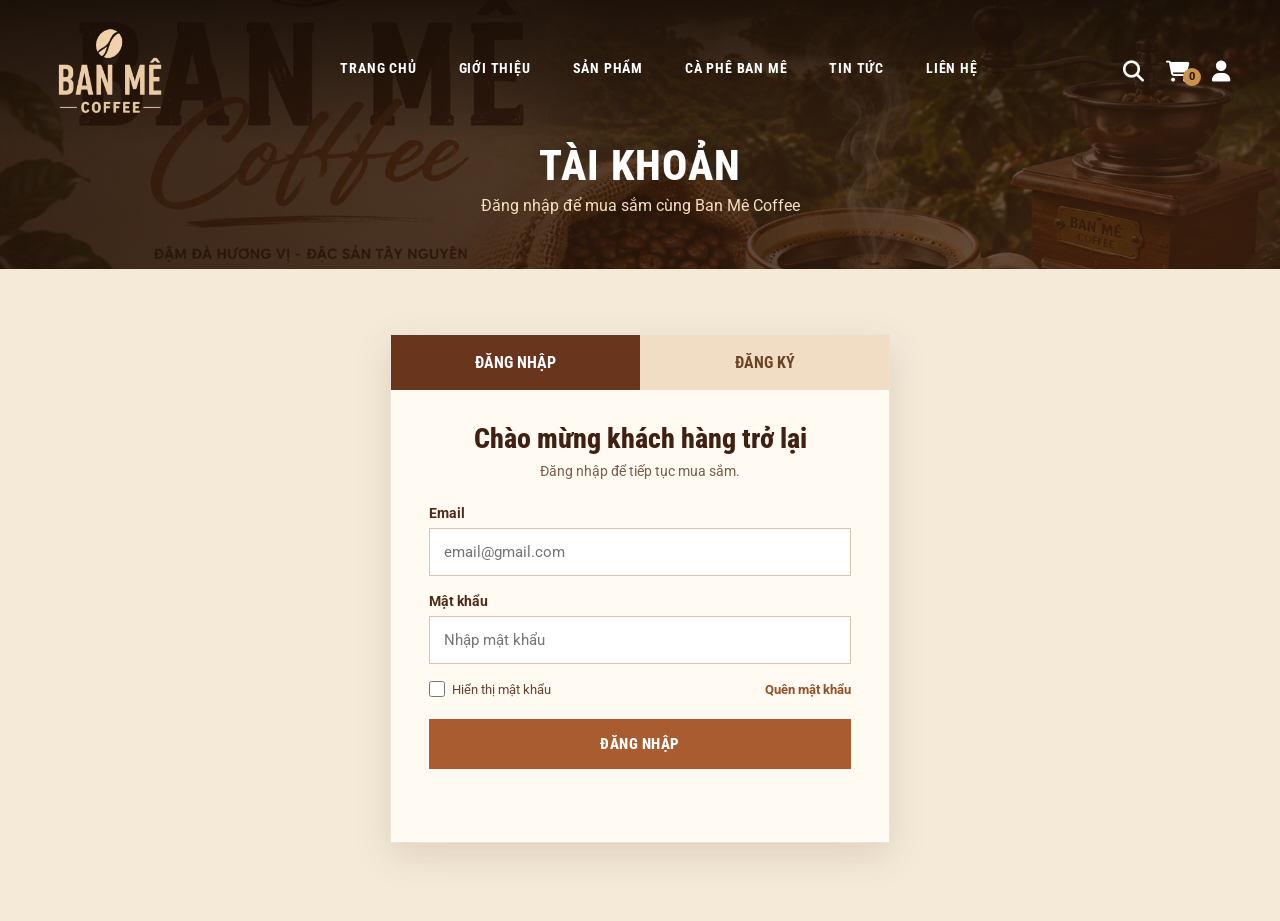
<file: tai-khoan.html>
<!doctype html>
<html lang="vi">
  <head>
    <meta charset="UTF-8" />
    <meta name="viewport" content="width=device-width, initial-scale=1.0" />
    <title>Tài khoản | Ban Mê Coffee</title>

    <link rel="preconnect" href="https://fonts.googleapis.com" />
    <link rel="preconnect" href="https://fonts.gstatic.com" crossorigin />
    <link href="https://fonts.googleapis.com/css2?family=Roboto+Condensed:wght@500;600;700;800&family=Roboto:wght@400;500;700&display=swap" rel="stylesheet" />
    <link rel="stylesheet" href="https://cdnjs.cloudflare.com/ajax/libs/font-awesome/6.5.0/css/all.min.css" />
    <link rel="stylesheet" href="css/style.css" />
    <link rel="stylesheet" href="css/taikhoan.css" />

    <script src="js/tai-khoan.js" defer></script>
  </head>

  <body>
    <header class="bm-header">
      <div class="bm-container bm-header-inner">
        <a class="bm-logo" href="index.html">
          <img src="image/logo.png" alt="Ban Mê Coffee" />
        </a>

        <nav class="bm-menu">
          <a href="index.html">Trang chủ</a>
          <a href="gioi-thieu.html">Giới thiệu</a>
          <a href="san-pham.html">Sản phẩm</a>
          <a href="ca-phe-ban-me.html">Cà phê Ban Mê</a>
          <a href="tin-tuc.html">Tin tức</a>
          <a href="lien-he.html">Liên hệ</a>
        </nav>

        <div class="bm-header-icons">
          <a href="#" aria-label="Tìm kiếm"><i class="fa-solid fa-magnifying-glass"></i></a>
          <a class="bm-cart-icon" href="gio-hang.html" aria-label="Giỏ hàng">
            <i class="fa-solid fa-cart-shopping"></i>
            <span id="bmCartCount">0</span>
          </a>
          <a href="tai-khoan.html" aria-label="Tài khoản"><i class="fa-solid fa-user"></i></a>
        </div>

        <button class="bm-mobile-toggle" id="bmMobileToggle" aria-label="Mở menu">
          <i class="fa-solid fa-bars"></i>
        </button>
      </div>
    </header>

    <main>
      <section class="account-hero">
        <h1>Tài khoản</h1>
        <p>Đăng nhập để mua sắm cùng Ban Mê Coffee</p>
      </section>

      <section class="account-area">
        <div class="account-box">
            <div class="account-tabs" id="accountTabs">
              <button class="active" type="button" data-mode="login">Đăng nhập</button>
              <button type="button" data-mode="register">Đăng ký</button>
            </div>

            <div class="account-form" id="accountForm">
              <h2 id="formTitle">Chào mừng khách hàng trở lại</h2>
              <p id="formDescription">Đăng nhập để tiếp tục mua sắm.</p>

              <form id="authForm" novalidate>
                <div class="account-field" id="nameField" hidden>
                  <label for="fullName">Họ và tên</label>
                  <input id="fullName" type="text" autocomplete="name" placeholder="Nhập họ và tên" />
                </div>

                <div class="account-field">
                  <label for="email">Email</label>
                  <input id="email" type="email" autocomplete="email" placeholder="email@gmail.com" required />
                </div>

                <div class="account-field">
                  <label for="password">Mật khẩu</label>
                  <input id="password" type="password" autocomplete="current-password" placeholder="Nhập mật khẩu" required />
                </div>

                <div class="account-options" id="loginOptions">
                  <label>
                    <input id="showPassword" type="checkbox" /> Hiển thị mật khẩu
                  </label>
                  <a id="forgotPassword" href="#">Quên mật khẩu</a>
                </div>

                <button class="account-submit" id="submitButton" type="submit">Đăng nhập</button>
                <p class="account-message" id="accountMessage" role="alert"></p>
              </form>
            </div>

            <div class="account-dashboard" id="accountDashboard">
              <i class="fa-solid fa-circle-check"></i>
              <h2>Xin chào, <span id="customerName"></span>!</h2>
              <p> Đăng nhập thành công vào tài khoản Ban Mê Coffee.</p>
              <div class="account-actions">
                <a href="san-pham.html">Tiếp tục mua sắm</a>
                <button id="logoutButton" type="button">Đăng xuất</button>
              </div>
            </div>
          </div>
      </section>
    </main>
  </body>
</html>
</file>
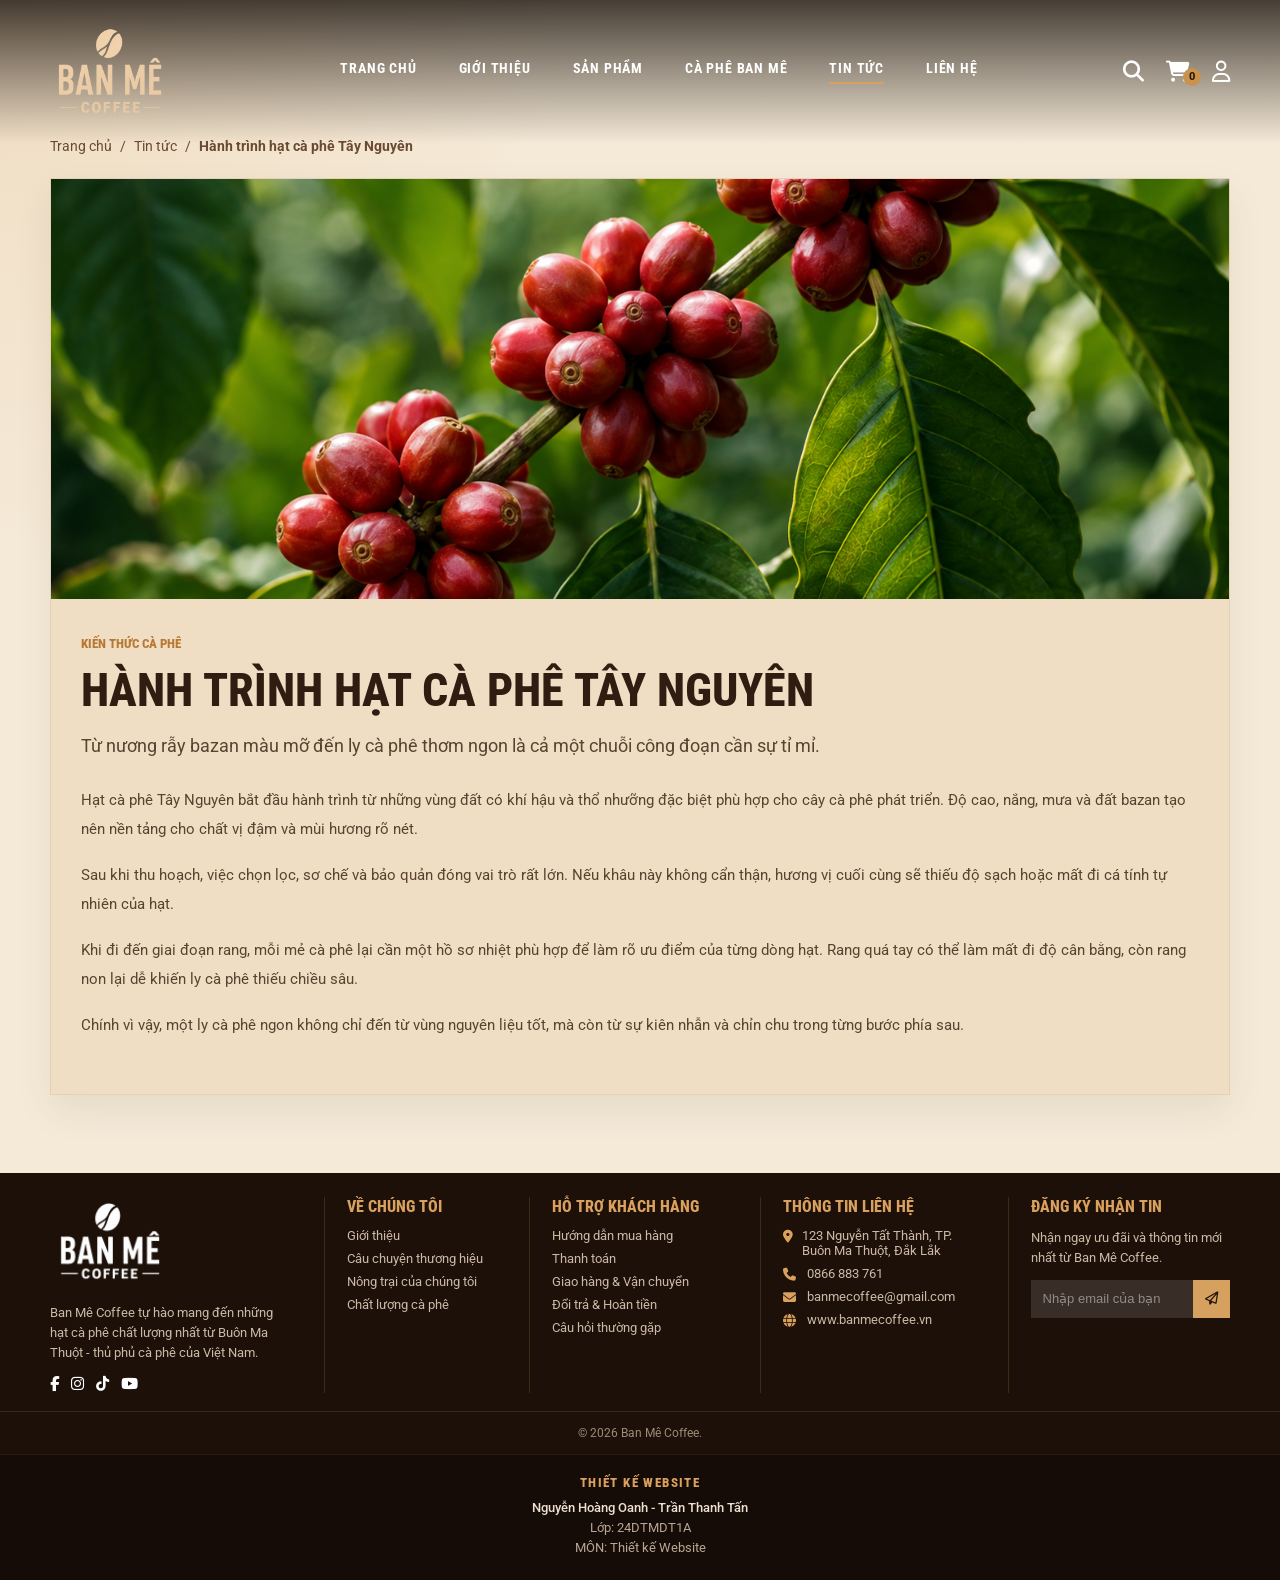
<file: tin-tuc.html>
<!doctype html>
<html lang="vi">
  <head>
    <meta charset="UTF-8" />
    <meta name="viewport" content="width=device-width, initial-scale=1.0" />
    <title>Chi tiết tin tức | Ban Mê Coffee</title>

    <link rel="preconnect" href="https://fonts.googleapis.com" />
    <link rel="preconnect" href="https://fonts.gstatic.com" crossorigin />
    <link
      href="https://fonts.googleapis.com/css2?family=Roboto+Condensed:wght@500;600;700;800&family=Roboto:wght@400;500;700&display=swap"
      rel="stylesheet"
    />

    <link
      rel="stylesheet"
      href="https://cdnjs.cloudflare.com/ajax/libs/font-awesome/6.5.0/css/all.min.css"
    />

    <link rel="stylesheet" href="css/style.css" />
    <link rel="stylesheet" href="css/chitiettintuc.css" />
  </head>

  <body>
    <header class="bm-header">
      <div class="bm-container bm-header-inner">
        <a href="index.html" class="bm-logo">
          <img src="image/logo.png" alt="Ban Mê Coffee" />
        </a>

        <nav class="bm-menu">
          <a href="index.html">Trang chủ</a>
          <a href="gioi-thieu.html">Giới thiệu</a>
          <a href="san-pham.html">Sản phẩm</a>
          <a href="ca-phe-ban-me.html">Cà phê Ban Mê</a>
          <a href="tin-tuc.html" class="active">Tin tức</a>
          <a href="lien-he.html">Liên hệ</a>
        </nav>

        <div class="bm-header-icons">
          <a href="#" aria-label="Tìm kiếm">
            <i class="fa-solid fa-magnifying-glass"></i>
          </a>

          <a href="gio-hang.html" class="bm-cart-icon" aria-label="Giỏ hàng">
            <i class="fa-solid fa-cart-shopping"></i>
            <span id="bmCartCount">0</span>
          </a>

          <a href="tai-khoan.html" aria-label="Tài khoản">
            <i class="fa-regular fa-user"></i>
          </a>
        </div>

        <button
          class="bm-mobile-toggle"
          id="bmMobileToggle"
          aria-label="Mở menu"
        >
          <i class="fa-solid fa-bars"></i>
        </button>
      </div>
    </header>

    <main>
      <section class="cttt-main">
        <div class="bm-container">
          <div class="cttt-breadcrumb">
            <a href="index.html">Trang chủ</a>
            <span>/</span>
            <a href="tin-tuc.html">Tin tức</a>
            <span>/</span>
            <strong id="ctttBreadcrumbTitle">Chi tiết bài viết</strong>
          </div>

          <article class="cttt-article">
            <div class="cttt-cover">
              <img id="ctttImage" src="image/tintuc1.png" alt="Bài viết" />
            </div>

            <div class="cttt-content">
              <span class="cttt-category" id="ctttCategory">Chuyên mục</span>
              <h1 id="ctttTitle">Tiêu đề bài viết</h1>
              <p class="cttt-intro" id="ctttIntro">Mở đầu bài viết.</p>

              <div class="cttt-body" id="ctttBody"></div>
            </div>
          </article>
        </div>
      </section>
    </main>

   <footer class="bm-footer">
      <div class="bm-container bm-footer-grid">
        <!-- Cột 1 -->
        <div class="bm-footer-col bm-footer-brand">
          <a href="index.html" class="bm-footer-logo">
            <img src="image/logo-footer.png" alt="Ban Mê Coffee" />
          </a>

          <p>
            Ban Mê Coffee tự hào mang đến những hạt cà phê chất lượng nhất từ
            Buôn Ma Thuột - thủ phủ cà phê của Việt Nam.
          </p>

          <div class="bm-social">
            <a href="#"><i class="fa-brands fa-facebook-f"></i></a>
            <a href="#"><i class="fa-brands fa-instagram"></i></a>
            <a href="#"><i class="fa-brands fa-tiktok"></i></a>
            <a href="#"><i class="fa-brands fa-youtube"></i></a>
          </div>
        </div>

        <!-- Cột 2 -->
        <div class="bm-footer-col">
          <h3>Về chúng tôi</h3>
          <ul>
            <li><a href="gioi-thieu.html">Giới thiệu</a></li>
            <li><a href="tin-tuc.html">Câu chuyện thương hiệu</a></li>
            <li><a href="#">Nông trại của chúng tôi</a></li>
            <li><a href="ca-phe-ban-me.html">Chất lượng cà phê</a></li>
          </ul>
        </div>

        <!-- Cột 3 -->
        <div class="bm-footer-col">
          <h3>Hỗ trợ khách hàng</h3>
          <ul>
            <li><a href="san-pham.html">Hướng dẫn mua hàng</a></li>
            <li><a href="dat-hang.html">Thanh toán</a></li>
            <li><a href="#">Giao hàng & Vận chuyển</a></li>
            <li><a href="#">Đổi trả & Hoàn tiền</a></li>
            <li><a href="lien-he.html">Câu hỏi thường gặp</a></li>
          </ul>
        </div>

        <!-- Cột 4 -->
        <div class="bm-footer-col">
          <h3>Thông tin liên hệ</h3>

          <ul class="bm-contact-list">
            <li>
              <i class="fa-solid fa-location-dot"></i>
              <span>123 Nguyễn Tất Thành, TP. Buôn Ma Thuột, Đắk Lắk</span>
            </li>

            <li>
              <i class="fa-solid fa-phone"></i>
              <a href="tel:0866883761">0866 883 761</a>
            </li>

            <li>
              <i class="fa-solid fa-envelope"></i>
              <a href="mailto:banmecoffee@gmail.com">banmecoffee@gmail.com</a>
            </li>

            <li>
              <i class="fa-solid fa-globe"></i>
              <a href="https://banmecoffee.vn">www.banmecoffee.vn</a>
            </li>
          </ul>
        </div>

        <!-- Cột 5 -->
        <div class="bm-footer-col">
          <h3>Đăng ký nhận tin</h3>

          <p>Nhận ngay ưu đãi và thông tin mới nhất từ Ban Mê Coffee.</p>

          <form class="bm-newsletter">
            <input type="email" placeholder="Nhập email của bạn" required />
            <button type="submit" aria-label="Gửi đăng ký">
              <i class="fa-regular fa-paper-plane"></i>
            </button>
          </form>
        </div>
      </div>

      <div class="bm-copyright">© 2026 Ban Mê Coffee.</div>
      <div class="bm-student-credit">
        <p class="bm-student-credit-title">Thiết kế Website</p>
        <p>Nguyễn Hoàng Oanh - Trần Thanh Tấn</p>
        <p>Lớp: 24DTMDT1A</p>
        <p>MÔN: Thiết kế Website</p>
      </div>
    </footer>
    <button class="bm-back-to-top" id="bmBackToTop" aria-label="Lên đầu trang">
      <i class="fa-solid fa-arrow-up"></i>
    </button>

    <script>
      const bmCartStorageKey = "bm-cart-items";
      const newsCatalog = {
        "hanh-trinh-hat-ca-phe-tay-nguyen": {
          title: "Hành trình hạt cà phê Tây Nguyên",
          category: "Kiến thức cà phê",
          image: "image/tintuc1.png",
          intro:
            "Từ nương rẫy bazan màu mỡ đến ly cà phê thơm ngon là cả một chuỗi công đoạn cần sự tỉ mỉ.",
          body: [
            "Hạt cà phê Tây Nguyên bắt đầu hành trình từ những vùng đất có khí hậu và thổ nhưỡng đặc biệt phù hợp cho cây cà phê phát triển. Độ cao, nắng, mưa và đất bazan tạo nên nền tảng cho chất vị đậm và mùi hương rõ nét.",
            "Sau khi thu hoạch, việc chọn lọc, sơ chế và bảo quản đóng vai trò rất lớn. Nếu khâu này không cẩn thận, hương vị cuối cùng sẽ thiếu độ sạch hoặc mất đi cá tính tự nhiên của hạt.",
            "Khi đi đến giai đoạn rang, mỗi mẻ cà phê lại cần một hồ sơ nhiệt phù hợp để làm rõ ưu điểm của từng dòng hạt. Rang quá tay có thể làm mất đi độ cân bằng, còn rang non lại dễ khiến ly cà phê thiếu chiều sâu.",
            "Chính vì vậy, một ly cà phê ngon không chỉ đến từ vùng nguyên liệu tốt, mà còn từ sự kiên nhẫn và chỉn chu trong từng bước phía sau.",
          ],
        },
        "bi-quyet-pha-phin-chuan-vi": {
          title: "Bí quyết pha phin chuẩn vị",
          category: "Bí quyết pha chế",
          image: "image/tintuc2.png",
          intro:
            "Một vài điều chỉnh nhỏ ở tỷ lệ bột, nước và thời gian chiết xuất có thể làm ly phin khác đi rất nhiều.",
          body: [
            "Pha phin ngon không chỉ nằm ở loại cà phê bạn chọn, mà còn ở cách chuẩn bị đều tay. Từ lượng bột cà phê, độ nén cho đến nhiệt độ nước đều ảnh hưởng trực tiếp đến vị cuối cùng.",
            "Nếu muốn ly cà phê đậm hơn, bạn có thể tăng nhẹ lượng bột hoặc giảm lượng nước. Ngược lại, nếu ly cà phê quá gắt, hãy thử nén nhẹ hơn hoặc giảm thời gian ủ ban đầu.",
            "Nước quá nguội khiến cà phê chiết xuất kém, còn nước quá sôi có thể làm vị bị gắt hoặc đắng gắt. Mức nước nóng phù hợp thường giúp hương thơm bung ra rõ mà vẫn giữ được độ êm.",
            "Pha phin chuẩn vị là quá trình điều chỉnh theo gu cá nhân, nhưng khi đã tìm được công thức hợp miệng, bạn sẽ có một thói quen uống cà phê rất ổn định mỗi ngày.",
          ],
        },
        "vi-sao-chon-ban-me-coffee": {
          title: "Vì sao chọn Ban Mê Coffee?",
          category: "Câu chuyện thương hiệu",
          image: "image/tintuc3.png",
          intro:
            "Chúng tôi muốn mang đến một gu cà phê rõ ràng: nguyên chất, đậm vị và dễ gắn bó lâu dài.",
          body: [
            "Ban Mê Coffee không theo đuổi một hình ảnh quá phức tạp. Điều chúng tôi tập trung là làm ra sản phẩm rõ nguồn gốc, gu vị ổn định và phù hợp với thói quen uống cà phê của người Việt.",
            "Chúng tôi ưu tiên các dòng cà phê mang cá tính rõ nét, đặc biệt là độ đậm, mùi rang mộc và cảm giác hậu vị sạch. Đây là kiểu hương vị dễ tạo sự gắn bó nếu bạn uống cà phê thường xuyên.",
            "Bên cạnh sản phẩm, trải nghiệm chọn mua cũng được làm theo hướng gọn gàng, dễ hiểu và không rối. Người dùng có thể chọn dòng hợp gu nhanh hơn mà không phải đọc quá nhiều thông tin phức tạp.",
            "Lý do để chọn Ban Mê Coffee, cuối cùng vẫn nằm ở ly cà phê: rõ vị, dễ nhớ và đủ ổn định để trở thành gu quen thuộc mỗi ngày.",
          ],
        },
      };

      function getCartItems() {
        try {
          const raw = localStorage.getItem(bmCartStorageKey);
          const parsed = raw ? JSON.parse(raw) : [];
          return Array.isArray(parsed) ? parsed : [];
        } catch (error) {
          return [];
        }
      }

      function updateCartCount() {
        const cartCount = document.getElementById("bmCartCount");

        if (!cartCount) {
          return;
        }

        const total = getCartItems().reduce(function (sum, item) {
          return sum + (item.quantity || 0);
        }, 0);

        cartCount.textContent = total;
      }

      function renderArticle(article) {
        document.title = article.title + " | Ban Mê Coffee";
        document.getElementById("ctttBreadcrumbTitle").textContent =
          article.title;
        document.getElementById("ctttImage").src = article.image;
        document.getElementById("ctttImage").alt = article.title;
        document.getElementById("ctttCategory").textContent = article.category;
        document.getElementById("ctttTitle").textContent = article.title;
        document.getElementById("ctttIntro").textContent = article.intro;

        const body = document.getElementById("ctttBody");
        body.innerHTML = "";

        article.body.forEach(function (paragraph) {
          const p = document.createElement("p");
          p.textContent = paragraph;
          body.appendChild(p);
        });
      }

      const params = new URLSearchParams(window.location.search);
      const articleId = params.get("id") || "hanh-trinh-hat-ca-phe-tay-nguyen";
      const currentArticle =
        newsCatalog[articleId] ||
        newsCatalog["hanh-trinh-hat-ca-phe-tay-nguyen"];

      renderArticle(currentArticle);
      updateCartCount();

      const bmBackToTop = document.getElementById("bmBackToTop");

      if (bmBackToTop) {
        window.addEventListener("scroll", function () {
          if (window.scrollY > 250) {
            bmBackToTop.classList.add("show");
          } else {
            bmBackToTop.classList.remove("show");
          }
        });

        bmBackToTop.addEventListener("click", function () {
          window.scrollTo({
            top: 0,
            behavior: "smooth",
          });
        });
      }

      const bmMobileToggle = document.getElementById("bmMobileToggle");
      const bmHeader = document.querySelector(".bm-header");
      const bmMenuLinks = document.querySelectorAll(".bm-menu a");

      if (bmMobileToggle && bmHeader) {
        bmMobileToggle.addEventListener("click", function () {
          bmHeader.classList.toggle("is-open");

          const icon = bmMobileToggle.querySelector("i");

          if (bmHeader.classList.contains("is-open")) {
            icon.classList.remove("fa-bars");
            icon.classList.add("fa-xmark");
          } else {
            icon.classList.remove("fa-xmark");
            icon.classList.add("fa-bars");
          }
        });

        bmMenuLinks.forEach(function (link) {
          link.addEventListener("click", function () {
            bmHeader.classList.remove("is-open");

            const icon = bmMobileToggle.querySelector("i");
            icon.classList.remove("fa-xmark");
            icon.classList.add("fa-bars");
          });
        });
      }
    </script>
    <script src="js/site-search.js"></script>
  </body>
</html>
</file>
<file: css/style.css>
/* ==================================================
  RESET CƠ BẢN
================================================== */
* {
  box-sizing: border-box;
}

body {
  margin: 0;
  font-family: "Roboto", sans-serif;
  background: #f5ead8;
  color: #332217;
}

body.bm-search-open {
  overflow: hidden;
}

a {
  color: inherit;
  text-decoration: none;
}

img {
  max-width: 100%;
  display: block;
}

.bm-container {
  width: min(1180px, calc(100% - 32px));
  margin: 0 auto;
}

/* ==================================================
  HEADER: LOGO - MENU - ICON
================================================== */
.bm-header {
  position: absolute;
  top: 0;
  left: 0;
  width: 100%;
  z-index: 20;
  padding: 22px 0;
  background: linear-gradient(
    to bottom,
    rgba(20, 12, 6, 0.78),
    rgba(20, 12, 6, 0)
  );
}

.bm-header-inner {
  display: flex;
  align-items: center;
  justify-content: space-between;
  gap: 28px;
}

.bm-logo {
  width: 145px;
  color: #fff;
  display: inline-flex;
  flex-direction: column;
  align-items: flex-start;
  line-height: 1;
  letter-spacing: 2px;
}

.bm-logo img {
  width: 120px;
  height: auto;
}

.bm-logo-main {
  font-family: "Roboto Condensed", sans-serif;
  font-size: 27px;
  font-weight: 800;
}

.bm-logo-sub {
  font-size: 12px;
  font-weight: 700;
  letter-spacing: 4px;
  position: relative;
  padding-left: 28px;
  margin-top: 4px;
}

.bm-logo-sub::before {
  content: "";
  width: 24px;
  height: 1px;
  background: #fff;
  position: absolute;
  top: 50%;
  left: 0;
}

.bm-menu {
  display: flex;
  align-items: center;
  gap: 42px;
}

.bm-menu a {
  color: #fff;
  font-family: "Roboto Condensed", sans-serif;
  font-size: 14px;
  font-weight: 700;
  text-transform: uppercase;
  letter-spacing: 0.8px;
  position: relative;
  padding-bottom: 8px;
}
/* .bm-menu a {
    color: #b81f1f;
    font-family: "Roboto Condensed", sans-serif;
    font-size: 14px;
    font-weight: 700;
    text-transform: uppercase;
    letter-spacing: 0.8px;
    position: relative;
    padding-bottom: 8px;
} */
.bm-menu a::after {
  content: "";
  width: 0;
  height: 2px;
  background: #d9a15d;
  position: absolute;
  left: 0;
  bottom: 0;
  transition: 0.3s ease;
}

.bm-menu a:hover::after,
.bm-menu a.active::after {
  width: 100%;
}

.bm-header-icons {
  display: flex;
  align-items: center;
  gap: 22px;
}

.bm-header-icons a {
  color: #fff;
  font-size: 21px;
  position: relative;
  transition: 0.3s ease;
}

.bm-header-icons a:hover {
  color: #d9a15d;
}

.bm-cart-icon span {
  min-width: 18px;
  height: 18px;
  background: #c9934e;
  color: #2a160b;
  border-radius: 50%;
  font-size: 11px;
  font-weight: 800;
  display: inline-flex;
  align-items: center;
  justify-content: center;
  position: absolute;
  top: 8px;
  right: -11px;
}

.bm-mobile-toggle {
  display: none;
  width: 42px;
  height: 42px;
  border: 1px solid rgba(255, 255, 255, 0.45);
  background: transparent;
  color: #fff;
  font-size: 20px;
  cursor: pointer;
}

/* ==================================================
  SEARCH OVERLAY
================================================== */
.bm-search-overlay {
  position: fixed;
  inset: 0;
  background: rgba(18, 10, 5, 0.76);
  z-index: 2000;
  padding: 24px 16px;
  display: flex;
  align-items: flex-start;
  justify-content: center;
  overflow-y: auto;
}

.bm-search-overlay[hidden] {
  display: none;
}

.bm-search-dialog {
  width: min(760px, 100%);
  margin-top: 72px;
  background: #f6ead7;
  border: 1px solid rgba(91, 59, 37, 0.12);
  box-shadow: 0 20px 48px rgba(0, 0, 0, 0.22);
}

.bm-search-head {
  display: grid;
  grid-template-columns: 1fr auto;
  gap: 12px;
  padding: 18px;
  border-bottom: 1px solid rgba(91, 59, 37, 0.1);
}

.bm-search-input-wrap {
  display: flex;
  align-items: center;
  gap: 12px;
  padding: 0 14px;
  background: #fff8ef;
  border: 1px solid rgba(91, 59, 37, 0.14);
}

.bm-search-input-wrap i {
  color: #8d6037;
}

.bm-search-input-wrap input {
  width: 100%;
  height: 52px;
  border: 0;
  outline: 0;
  background: transparent;
  color: #2f1d12;
  font: inherit;
}

.bm-search-close {
  width: 52px;
  height: 52px;
  border: 1px solid rgba(91, 59, 37, 0.14);
  background: #fff8ef;
  color: #2f1d12;
  cursor: pointer;
}

.bm-search-results {
  max-height: min(60vh, 520px);
  overflow-y: auto;
  padding: 10px;
}

.bm-search-item {
  display: block;
  padding: 14px 14px 13px;
  border-bottom: 1px solid rgba(91, 59, 37, 0.08);
  transition: 0.2s ease;
}

.bm-search-item:hover {
  background: rgba(214, 160, 95, 0.12);
}

.bm-search-type {
  display: inline-block;
  margin-bottom: 6px;
  color: #b87935;
  font-family: "Roboto Condensed", sans-serif;
  font-size: 12px;
  font-weight: 800;
  text-transform: uppercase;
}

.bm-search-item strong {
  display: block;
  color: #2f1d12;
  font-family: "Roboto Condensed", sans-serif;
  font-size: 24px;
  font-weight: 800;
  line-height: 1.15;
  text-transform: uppercase;
}

.bm-search-item p,
.bm-search-empty {
  margin: 7px 0 0;
  color: #5a4231;
  font-size: 14px;
  line-height: 1.7;
}

.bm-search-empty {
  padding: 18px 14px 20px;
}

/* ==================================================
  BANNER
  Ảnh banner đã có chữ, chỉ đặt nút lên ảnh
================================================== */
.bm-hero {
  position: relative;
  min-height: 520px;
  overflow: hidden;
  background: #201006;
}

.bm-hero-img {
  width: 100%;
  object-fit: cover;
}

.bm-hero-content {
  position: absolute;
  left: 50%;
  bottom: 118px;
  transform: translateX(-50%);
  z-index: 5;
}

.bm-hero-btn {
  display: inline-flex;
  align-items: center;
  gap: 18px;
  min-width: 205px;
  height: 52px;
  padding: 0 26px;
  background: #d6a05f;
  color: #2a180e;
  border: 1px solid rgba(255, 255, 255, 0.25);
  font-family: "Roboto Condensed", sans-serif;
  font-size: 16px;
  font-weight: 800;
  text-transform: uppercase;
  letter-spacing: 0.8px;
  transition: 0.3s ease;
}

.bm-hero-btn:hover {
  background: #f0bc75;
  transform: translateY(-3px);
}

/* ==================================================
  4 CỘT CAM KẾT
================================================== */
.bm-features {
  background: #22130b;
  border-top: 1px solid rgba(217, 161, 93, 0.25);
  border-bottom: 1px solid rgba(217, 161, 93, 0.25);
  position: relative;
}

.bm-features::before {
  content: "";
  width: 100%;
  height: 18px;
  background: linear-gradient(
    135deg,
    transparent 0 35%,
    #22130b 36% 65%,
    transparent 66% 100%
  );
  background-size: 42px 18px;
  position: absolute;
  left: 0;
  top: -17px;
  opacity: 0.95;
}

.bm-features-grid {
  display: grid;
  grid-template-columns: repeat(4, 1fr);
}

.bm-feature-item {
  display: flex;
  align-items: center;
  gap: 18px;
  min-height: 108px;
  padding: 22px 28px;
  border-right: 1px solid rgba(217, 161, 93, 0.18);
}

.bm-feature-item:last-child {
  border-right: 0;
}

.bm-feature-icon {
  width: 62px;
  height: 62px;
  flex: 0 0 62px;
  display: flex;
  align-items: center;
  justify-content: center;
}

.bm-feature-icon img {
  width: 56px;
  height: 56px;
  object-fit: contain;
  display: block;
  transition: 0.3s ease;
}

.bm-feature-item:hover .bm-feature-icon img {
  transform: scale(1.08);
}

.bm-feature-text h3 {
  margin: 0 0 6px;
  color: #d9a15d;
  font-family: "Roboto Condensed", sans-serif;
  font-size: 15px;
  font-weight: 800;
  text-transform: uppercase;
  letter-spacing: 0.5px;
}

.bm-feature-text p {
  margin: 0;
  color: #ead9c5;
  font-size: 14px;
  line-height: 1.45;
}

/* ==================================================
  SẢN PHẨM NỔI BẬT
================================================== */
.bm-products {
  padding: 22px 0 8px;
  background:
    radial-gradient(
      circle at center,
      rgba(255, 255, 255, 0.5),
      transparent 45%
    ),
    #f4e5cf;
}

.bm-section-title {
  text-align: center;
  margin-bottom: 40px;
}
.bm-section-title h2 {
  margin: 0;
  color: #5b3b25;
  font-family: "Roboto Condensed", sans-serif;
  font-size: 27px;
  font-weight: 800;
  text-transform: uppercase;
  letter-spacing: 1px;
}

.bm-section-title span {
  display: inline-flex;
  align-items: center;
  justify-content: center;
  color: #2e1b10;
  font-size: 15px;
  margin-top: 8px;
  position: relative;
}

.bm-section-title span::before,
.bm-section-title span::after {
  content: "";
  width: 80px;
  height: 1px;
  background: rgba(91, 59, 37, 0.35);
  position: absolute;
  top: 50%;
}

.bm-section-title span::before {
  right: 28px;
}

.bm-section-title span::after {
  left: 28px;
}

.bm-product-grid {
  display: grid;
  grid-template-columns: repeat(4, 1fr);
  gap: 22px;
}

.bm-product-card {
  background: rgb(248 222 183);
  border: 1px solid rgba(91, 59, 37, 0.08);
  text-align: center;
  padding: 0 18px 18px;
  transition: 0.3s ease;
  position: relative;
  overflow: visible;
  margin-top: 55px;
}
.bm-product-card:hover {
  transform: translateY(-14px) scale(1.05);
  box-shadow: 0 18px 35px rgba(60, 35, 18, 0.12);
}
.bm-product-img {
  height: 185px;
  display: flex;
  align-items: flex-end;
  justify-content: center;
  margin-bottom: 8px;
  margin-top: -55px;
}

.bm-product-img img {
  max-height: 225px;
  object-fit: contain;
  transition: 0.3s ease;
  transform: translateY(-8px);
}

.bm-product-card:hover .bm-product-img img {
  transform: scale(1.05);
}

.bm-product-card h3 {
  margin: 8px 0 2px;
  color: #3c2618;
  font-family: "Roboto Condensed", sans-serif;
  font-size: 18px;
  font-weight: 800;
  text-transform: uppercase;
}

.bm-product-card p {
  margin: 0 0 8px;
  color: #3c2618;
  font-family: "Roboto Condensed", sans-serif;
  font-size: 17px;
  font-weight: 800;
  text-transform: uppercase;
}

.bm-product-price {
  color: #b23a20;
  font-family: "Roboto Condensed", sans-serif;
  font-size: 22px;
  font-weight: 800;
  margin-bottom: 9px;
}

.bm-buy-btn {
  width: 130px;
  height: 30px;
  margin: 0 auto;
  border: 1px solid #6a4a32;
  color: #3c2618;
  display: inline-flex;
  align-items: center;
  justify-content: center;
  gap: 12px;
  font-family: "Roboto Condensed", sans-serif;
  font-size: 13px;
  font-weight: 800;
  text-transform: uppercase;
  transition: 0.3s ease;
}

.bm-buy-btn:hover {
  background: #3c2618;
  color: #fff;
}

.bm-view-all {
  text-align: center;
  margin-top: 18px;
}

.bm-view-all a {
  min-width: 230px;
  height: 34px;
  border: 1px solid #5c3b25;
  display: inline-flex;
  align-items: center;
  justify-content: center;
  gap: 18px;
  color: #3c2618;
  font-family: "Roboto Condensed", sans-serif;
  font-size: 14px;
  font-weight: 800;
  text-transform: uppercase;
  transition: 0.3s ease;
}

.bm-view-all a:hover {
  background: #3c2618;
  color: #fff;
}

/* ==================================================
  CTA NGANG TRƯỚC FOOTER
================================================== */
.bm-cta {
  position: relative;
  min-height: 250px;
  background:
    linear-gradient(
      90deg,
      rgba(24, 13, 6, 0.98) 0%,
      rgba(24, 13, 6, 0.92) 35%,
      rgba(24, 13, 6, 0.52) 62%,
      rgba(24, 13, 6, 0.15) 100%
    ),
    url("../image/nen.png") center right / cover no-repeat;
  overflow: hidden;
  display: flex;
  align-items: center;
}

.bm-cta::before {
  content: "";
  position: absolute;
  inset: 0;
  background:
    radial-gradient(
      circle at 80% 50%,
      rgba(214, 160, 95, 0.15),
      transparent 35%
    ),
    linear-gradient(to bottom, rgba(0, 0, 0, 0.1), rgba(0, 0, 0, 0.25));
  pointer-events: none;
}

.bm-cta-inner {
  position: relative;
  z-index: 2;
  min-height: 250px;
  display: flex;
  align-items: center;
}

.bm-cta-content {
  max-width: 560px;
  padding: 36px 0 34px 70px;
  position: relative;
}

.bm-cta-decor {
  position: absolute;
  left: 0;
  top: 68px;
  width: 56px;
  height: 44px;
  opacity: 0.65;
}

.bm-cta-decor::before,
.bm-cta-decor::after,
.bm-cta-decor span {
  content: "";
  position: absolute;
  bottom: 8px;
  border-left: 28px solid transparent;
  border-right: 28px solid transparent;
  border-bottom: 34px solid rgba(201, 147, 78, 0.25);
}

.bm-cta-decor::after {
  left: 14px;
  bottom: 4px;
  transform: scale(0.72);
  border-bottom-color: rgba(201, 147, 78, 0.18);
}

.bm-cta-decor span {
  left: -16px;
  bottom: 0;
  transform: scale(0.58);
  border-bottom-color: rgba(201, 147, 78, 0.14);
}

.bm-cta h2 {
  margin: 0 0 14px;
  color: #d6a05f;
  font-family: "Roboto Condensed", sans-serif;
  font-size: 38px;
  font-weight: 800;
  line-height: 1.18;
  text-transform: uppercase;
  letter-spacing: 1px;
}

.bm-cta h2 span {
  display: block;
  margin-bottom: 4px;
}

.bm-cta p {
  max-width: 455px;
  margin: 0 0 22px;
  color: #f0ddc4;
  font-size: 15px;
  line-height: 1.65;
}

.bm-cta-btn {
  height: 42px;
  padding: 0 24px;
  background: #d6a05f;
  color: #26150b;
  display: inline-flex;
  align-items: center;
  justify-content: center;
  gap: 16px;
  font-family: "Roboto Condensed", sans-serif;
  font-size: 14px;
  font-weight: 800;
  text-transform: uppercase;
  letter-spacing: 0.5px;
  border: 1px solid rgba(255, 255, 255, 0.18);
  transition: 0.3s ease;
}

.bm-cta-btn:hover {
  background: #f0bc75;
  transform: translateY(-3px);
}

.bm-cta-btn i {
  font-size: 13px;
  transition: 0.3s ease;
}

.bm-cta-btn:hover i {
  transform: translateX(5px);
}

/* ==================================================
  SECTION GIỚI THIỆU / CÂU CHUYỆN THƯƠNG HIỆU
================================================== */
.bm-about {
  padding: 58px 0;
  background:
    radial-gradient(
      circle at top left,
      rgba(214, 160, 95, 0.16),
      transparent 32%
    ),
    #f5ead8;
}

.bm-about-grid {
  display: grid;
  grid-template-columns: 1.08fr 1fr;
  gap: 48px;
  align-items: center;
}

.bm-about-image {
  position: relative;
  border-radius: 14px;
  overflow: hidden;
  box-shadow: 0 20px 45px rgba(58, 33, 17, 0.18);
}

.bm-about-image::before {
  content: "";
  position: absolute;
  inset: 0;
  background: linear-gradient(
    to bottom,
    rgba(32, 16, 7, 0.04),
    rgba(32, 16, 7, 0.18)
  );
  z-index: 1;
  pointer-events: none;
}

.bm-about-image img {
  width: 100%;
  height: 340px;
  object-fit: cover;
  transition: 0.45s ease;
}

.bm-about-image:hover img {
  transform: scale(1.05);
}

.bm-about-content {
  padding-right: 20px;
}

.bm-about-subtitle {
  display: inline-block;
  color: #b87935;
  font-family: "Roboto Condensed", sans-serif;
  font-size: 15px;
  font-weight: 800;
  text-transform: uppercase;
  letter-spacing: 0.8px;
  margin-bottom: 8px;
}

.bm-about-content h2 {
  margin: 0 0 18px;
  color: #2b1a10;
  font-family: "Roboto Condensed", sans-serif;
  font-size: 42px;
  font-weight: 800;
  line-height: 1.15;
  text-transform: uppercase;
  position: relative;
}

.bm-about-content h2::after {
  content: "";
  width: 92px;
  height: 2px;
  background: #3c2618;
  display: block;
  margin-top: 12px;
}

.bm-about-desc {
  margin: 0 0 28px;
  color: #4b3424;
  font-size: 15px;
  line-height: 1.75;
  max-width: 560px;
}

.bm-about-list {
  display: flex;
  flex-direction: column;
  gap: 20px;
}

.bm-about-item {
  display: grid;
  grid-template-columns: 58px 1fr;
  gap: 16px;
  align-items: flex-start;
}

.bm-about-icon {
  width: 54px;
  height: 54px;
  background: #20120a;
  color: #d6a05f;
  border-radius: 50%;
  display: flex;
  align-items: center;
  justify-content: center;
  font-size: 23px;
  box-shadow: 0 10px 22px rgba(32, 18, 10, 0.18);
  transition: 0.3s ease;
}

.bm-about-item:hover .bm-about-icon {
  background: #d6a05f;
  color: #20120a;
  transform: translateY(-4px);
}

.bm-about-item h3 {
  margin: 0 0 6px;
  color: #3a2417;
  font-family: "Roboto Condensed", sans-serif;
  font-size: 18px;
  font-weight: 800;
  text-transform: uppercase;
}

.bm-about-item p {
  margin: 0;
  color: #5a4231;
  font-size: 14px;
  line-height: 1.55;
}

/* ==================================================
  SECTION TIN TỨC / BÀI VIẾT
================================================== */
.bm-news-section {
  padding: 42px 0 46px;
  background:
    radial-gradient(
      circle at top center,
      rgba(214, 160, 95, 0.12),
      transparent 35%
    ),
    #f5ead8;
}

.bm-news-heading {
  display: grid;
  grid-template-columns: 1fr auto 1fr;
  align-items: center;
  margin-bottom: 28px;
}

.bm-news-title {
  margin-bottom: 0;
}

.bm-news-view-all {
  justify-self: end;
  display: inline-flex;
  align-items: center;
  gap: 12px;
  color: #3c2618;
  font-family: "Roboto Condensed", sans-serif;
  font-size: 14px;
  font-weight: 800;
  text-transform: uppercase;
  transition: 0.3s ease;
}

.bm-news-view-all:hover {
  color: #b87935;
}

.bm-news-view-all i {
  transition: 0.3s ease;
}

.bm-news-view-all:hover i {
  transform: translateX(5px);
}

.bm-news-grid {
  display: grid;
  grid-template-columns: repeat(3, 1fr);
  gap: 26px;
}

.bm-news-card {
  background: #ecd7bb;
  border-radius: 8px;
  overflow: hidden;
  display: grid;
  grid-template-columns: 46% 54%;
  min-height: 150px;
  border: 1px solid rgba(91, 59, 37, 0.08);
  transition: 0.35s ease;
}

.bm-news-card:hover {
  transform: translateY(-6px);
  box-shadow: 0 18px 36px rgba(60, 35, 18, 0.14);
}

.bm-news-img {
  display: block;
  height: 100%;
  overflow: hidden;
}

.bm-news-img img {
  width: 100%;
  height: 100%;
  min-height: 150px;
  object-fit: cover;
  transition: 0.45s ease;
}

.bm-news-card:hover .bm-news-img img {
  transform: scale(1.08);
}

.bm-news-content {
  padding: 18px 16px 15px;
  display: flex;
  flex-direction: column;
  align-items: flex-start;
}

.bm-news-content span {
  display: inline-block;
  color: #b87935;
  font-family: "Roboto Condensed", sans-serif;
  font-size: 12px;
  font-weight: 800;
  text-transform: uppercase;
  margin-bottom: 8px;
}

.bm-news-content h3 {
  margin: 0 0 8px;
  color: #2f1d12;
  font-family: "Roboto Condensed", sans-serif;
  font-size: 19px;
  font-weight: 800;
  line-height: 1.22;
}

.bm-news-content h3 a {
  color: inherit;
  transition: 0.3s ease;
}

.bm-news-content h3 a:hover {
  color: #9a5d23;
}

.bm-news-content p {
  margin: 0 0 14px;
  color: #5d4635;
  font-size: 14px;
  line-height: 1.55;
}

.bm-news-more {
  margin-top: auto;
  display: inline-flex;
  align-items: center;
  gap: 9px;
  color: #7b4a22;
  font-family: "Roboto Condensed", sans-serif;
  font-size: 13px;
  font-weight: 800;
  text-transform: uppercase;
  transition: 0.3s ease;
}

.bm-news-more:hover {
  color: #2f1d12;
}

.bm-news-more i {
  font-size: 12px;
  transition: 0.3s ease;
}

.bm-news-more:hover i {
  transform: translateX(5px);
}

/* ==================================================
  FOOTER
================================================== */
.bm-footer {
  background: #1c1009;
  color: #cbb9a6;
  padding-top: 24px;
}

.bm-footer-grid {
  display: grid;
  grid-template-columns: 1.4fr 1fr 1.15fr 1.25fr 1.3fr;
  gap: 34px;
}

.bm-footer-col {
  border-left: 1px solid rgba(217, 161, 93, 0.18);
  padding-left: 22px;
}

.bm-footer-brand {
  border-left: 0;
  padding-left: 0;
}

.bm-footer-logo {
  display: inline-block;
  margin-bottom: 14px;
}

.bm-footer-logo img {
  width: 118px;
  height: auto;
  display: block;
  object-fit: contain;
}

.bm-footer-logo span {
  font-family: "Roboto Condensed", sans-serif;
  font-size: 25px;
  font-weight: 800;
  letter-spacing: 1.5px;
}

.bm-footer-logo small {
  font-size: 11px;
  letter-spacing: 4px;
  margin-top: 4px;
}

.bm-footer p {
  margin: 0 0 12px;
  font-size: 13px;
  line-height: 1.55;
}

.bm-footer-col h3 {
  margin: 0 0 12px;
  color: #d9a15d;
  font-family: "Roboto Condensed", sans-serif;
  font-size: 16px;
  font-weight: 800;
  text-transform: uppercase;
}

.bm-footer-col ul {
  margin: 0;
  padding: 0;
  list-style: none;
}

.bm-footer-col li {
  margin-bottom: 8px;
  font-size: 13px;
}

.bm-footer-col a {
  color: #cbb9a6;
  transition: 0.3s ease;
}

.bm-footer-col a:hover {
  color: #d9a15d;
}

.bm-social {
  display: flex;
  align-items: center;
  gap: 12px;
}

.bm-social a {
  color: #fff;
  font-size: 15px;
}

.bm-contact-list li {
  display: flex;
  gap: 9px;
  align-items: flex-start;
}

.bm-contact-list i {
  color: #d9a15d;
  width: 15px;
  margin-top: 2px;
}

.bm-newsletter {
  display: flex;
  margin-top: 10px;
  height: 38px;
}

.bm-newsletter input {
  width: 100%;
  border: 0;
  outline: 0;
  background: rgba(255, 255, 255, 0.12);
  color: #fff;
  padding: 0 12px;
  font-size: 13px;
}

.bm-newsletter input::placeholder {
  color: rgba(255, 255, 255, 0.45);
}

.bm-newsletter button {
  width: 44px;
  border: 0;
  background: #d6a05f;
  color: #26150b;
  cursor: pointer;
  transition: 0.3s ease;
}

.bm-newsletter button:hover {
  background: #f0bc75;
}

.bm-copyright {
  text-align: center;
  padding: 14px 16px;
  margin-top: 18px;
  border-top: 1px solid rgba(217, 161, 93, 0.16);
  font-size: 12px;
  color: #9f8c78;
}

.bm-student-credit {
  padding: 18px 16px 22px;
  border-top: 1px solid rgba(217, 161, 93, 0.1);
  background: #160c07;
  color: #b9a693;
  text-align: center;
  font-size: 12px;
  line-height: 1.7;
}

.bm-student-credit p {
  margin: 0;
}

.bm-student-credit-title {
  margin-bottom: 4px !important;
  color: #d9a15d;
  font-family: "Roboto Condensed", sans-serif;
  font-size: 14px;
  font-weight: 800;
  letter-spacing: 1.4px;
  text-transform: uppercase;
}

.bm-student-credit p:nth-child(2) {
  color: #eee0d0;
  font-weight: 500;
}

/* ==================================================
  NÚT BACK TO TOP
================================================== */
.bm-back-to-top {
  position: fixed;
  right: 24px;
  bottom: 24px;
  width: 46px;
  height: 46px;
  border: 1px solid rgba(214, 160, 95, 0.6);
  border-radius: 50%;
  background: #24140b;
  color: #d6a05f;
  font-size: 18px;
  display: flex;
  align-items: center;
  justify-content: center;
  cursor: pointer;
  z-index: 999;
  opacity: 0;
  visibility: hidden;
  transform: translateY(18px);
  transition: 0.3s ease;
  box-shadow: 0 10px 25px rgba(0, 0, 0, 0.28);
}

.bm-back-to-top.show {
  opacity: 1;
  visibility: visible;
  transform: translateY(0);
}

.bm-back-to-top:hover {
  background: #d6a05f;
  color: #24140b;
  transform: translateY(-4px);
}

.bm-back-to-top i {
  transition: 0.3s ease;
}

.bm-back-to-top:hover i {
  transform: translateY(-3px);
}
@media (max-width: 768px) {
  .bm-back-to-top {
    right: 16px;
    bottom: 16px;
    width: 42px;
    height: 42px;
    font-size: 16px;
  }
}

/* ==================================================
  RESPONSIVE TABLET
================================================== */
@media (max-width: 1024px) {
  .bm-menu {
    gap: 22px;
  }

  .bm-menu a {
    font-size: 13px;
  }

  .bm-hero,
  .bm-hero-img {
    height: 460px;
    min-height: 460px;
  }

  .bm-hero-content {
    bottom: 90px;
  }

  .bm-features-grid {
    grid-template-columns: repeat(2, 1fr);
  }

  .bm-feature-item {
    border-bottom: 1px solid rgba(217, 161, 93, 0.18);
  }

  .bm-product-grid {
    grid-template-columns: repeat(2, 1fr);
  }

  .bm-footer-grid {
    grid-template-columns: repeat(2, 1fr);
  }
}

/* ==================================================
  RESPONSIVE MOBILE
================================================== */
@media (max-width: 768px) {
  .bm-header {
    padding: 14px 0;
  }

  .bm-menu,
  .bm-header-icons {
    display: none;
  }

  .bm-mobile-toggle {
    display: inline-flex;
    align-items: center;
    justify-content: center;
  }

  .bm-logo-main {
    font-size: 23px;
  }

  .bm-hero,
  .bm-hero-img {
    height: 390px;
    min-height: 390px;
  }

  .bm-hero-img {
    object-position: center top;
  }

  .bm-hero-content {
    bottom: 45px;
  }

  .bm-hero-btn {
    min-width: 175px;
    height: 45px;
    font-size: 14px;
  }

  .bm-features-grid {
    grid-template-columns: 1fr;
  }

  .bm-feature-item {
    border-right: 0;
    padding: 18px 10px;
  }

  .bm-products {
    padding-top: 28px;
  }

  .bm-section-title h2 {
    font-size: 23px;
  }

  .bm-product-grid {
    grid-template-columns: 1fr;
  }

  .bm-product-img {
    height: 190px;
  }

  .bm-cta h2 {
    font-size: 21px;
  }

  .bm-footer-grid {
    grid-template-columns: 1fr;
    gap: 22px;
  }

  .bm-footer-col {
    border-left: 0;
    padding-left: 0;
  }
}

/* ==================================================
  RESPONSIVE MOBILE NHỎ
================================================== */
@media (max-width: 480px) {
  .bm-container {
    width: min(100% - 24px, 1180px);
  }

  .bm-hero,
  .bm-hero-img {
    height: 330px;
    min-height: 330px;
  }

  .bm-hero-content {
    bottom: 30px;
  }

  .bm-section-title span::before,
  .bm-section-title span::after {
    width: 48px;
  }

  .bm-search-head {
    grid-template-columns: 1fr;
  }

  .bm-search-close {
    width: 100%;
  }

  .bm-search-item strong {
    font-size: 20px;
  }
}
@media (max-width: 768px) {
  .bm-cta {
    min-height: 260px;
    background:
      linear-gradient(90deg, rgba(24, 13, 6, 0.96), rgba(24, 13, 6, 0.82)),
      url("../image/nen.png") center / cover no-repeat;
  }

  .bm-cta-inner {
    min-height: 260px;
  }

  .bm-cta-content {
    padding: 34px 0 34px 50px;
  }

  .bm-cta h2 {
    font-size: 28px;
  }

  .bm-cta p {
    font-size: 14px;
  }

  .bm-cta-decor {
    width: 42px;
    transform: scale(0.75);
    transform-origin: left center;
  }
}

@media (max-width: 480px) {
  .bm-cta-content {
    padding-left: 0;
  }

  .bm-cta-decor {
    display: none;
  }

  .bm-cta h2 {
    font-size: 24px;
  }

  .bm-cta-btn {
    height: 40px;
    padding: 0 20px;
    font-size: 13px;
  }
}
/* ==================================================
  MOBILE MENU XỔ XUỐNG
================================================== */
@media (max-width: 768px) {
  .bm-header {
    position: absolute;
    background: rgba(28, 16, 9, 0.92);
    padding: 12px 0;
  }

  .bm-header.is-open {
    position: fixed;
    background: #1c1009;
    box-shadow: 0 12px 30px rgba(0, 0, 0, 0.25);
  }

  .bm-header-inner {
    position: relative;
    flex-wrap: wrap;
  }

  .bm-logo {
    width: auto;
  }

  .bm-logo img {
    width: 92px;
  }

  .bm-mobile-toggle {
    display: inline-flex;
    align-items: center;
    justify-content: center;
    position: relative;
    z-index: 1002;
  }

  .bm-menu {
    position: absolute;
    top: calc(100% + 1px);
    left: 0;
    width: 100%;
    background: #1c1009;
    display: flex;
    flex-direction: column;
    align-items: stretch;
    gap: 0;
    padding: 10px 18px 18px;
    border-top: 1px solid rgba(217, 161, 93, 0.2);
    box-shadow: 0 20px 35px rgba(0, 0, 0, 0.28);
    opacity: 0;
    visibility: hidden;
    transform: translateY(-12px);
    transition: 0.3s ease;
    z-index: 1000;
  }

  .bm-header.is-open .bm-menu {
    opacity: 1;
    visibility: visible;
    transform: translateY(0);
  }

  .bm-menu a {
    width: 100%;
    padding: 15px 4px;
    color: #f4e4cf;
    font-size: 15px;
    border-bottom: 1px solid rgba(217, 161, 93, 0.15);
  }

  .bm-menu a::after {
    display: none;
  }

  .bm-menu a:hover,
  .bm-menu a.active {
    color: #d6a05f;
  }

  .bm-header-icons {
    position: absolute;
    top: calc(100% + 305px);
    left: 0;
    width: 100%;
    display: flex;
    justify-content: flex-start;
    gap: 26px;
    background: #1c1009;
    padding: 14px 22px 18px;
    border-top: 1px solid rgba(217, 161, 93, 0.12);
    opacity: 0;
    visibility: hidden;
    transform: translateY(-12px);
    transition: 0.3s ease;
    z-index: 1000;
    box-shadow: 0 20px 35px rgba(0, 0, 0, 0.28);
  }

  .bm-header.is-open .bm-header-icons {
    opacity: 1;
    visibility: visible;
    transform: translateY(0);
  }

  .bm-header-icons a {
    color: #f4e4cf;
  }
}

/* ==================================================
  RESPONSIVE SECTION GIỚI THIỆU
================================================== */
@media (max-width: 1024px) {
  .bm-about {
    padding: 48px 0;
  }

  .bm-about-grid {
    grid-template-columns: 1fr 1fr;
    gap: 34px;
  }

  .bm-about-content h2 {
    font-size: 34px;
  }

  .bm-about-image img {
    height: 320px;
  }
}

@media (max-width: 768px) {
  .bm-about {
    padding: 42px 0;
  }

  .bm-about-grid {
    grid-template-columns: 1fr;
    gap: 26px;
  }

  .bm-about-image {
    border-radius: 10px;
  }

  .bm-about-image img {
    height: 280px;
  }

  .bm-about-content {
    padding-right: 0;
  }

  .bm-about-subtitle {
    font-size: 13px;
  }

  .bm-about-content h2 {
    font-size: 30px;
  }

  .bm-about-desc {
    font-size: 14px;
    line-height: 1.7;
    margin-bottom: 22px;
  }

  .bm-about-list {
    gap: 16px;
  }

  .bm-about-item {
    grid-template-columns: 50px 1fr;
    gap: 14px;
  }

  .bm-about-icon {
    width: 48px;
    height: 48px;
    font-size: 20px;
  }

  .bm-about-item h3 {
    font-size: 16px;
  }

  .bm-about-item p {
    font-size: 13px;
  }
}

@media (max-width: 480px) {
  .bm-about {
    padding: 34px 0;
  }

  .bm-about-image img {
    height: 230px;
  }

  .bm-about-content h2 {
    font-size: 26px;
  }

  .bm-about-content h2::after {
    width: 70px;
  }

  .bm-about-item {
    grid-template-columns: 44px 1fr;
    gap: 12px;
  }

  .bm-about-icon {
    width: 42px;
    height: 42px;
    font-size: 18px;
  }
}

/* ==================================================
  RESPONSIVE SECTION TIN TỨC / BÀI VIẾT
================================================== */
@media (max-width: 1024px) {
  .bm-news-grid {
    grid-template-columns: 1fr;
    gap: 18px;
  }

  .bm-news-card {
    grid-template-columns: 260px 1fr;
    min-height: 170px;
  }

  .bm-news-img img {
    min-height: 170px;
  }
}

@media (max-width: 768px) {
  .bm-news-section {
    padding: 38px 0 42px;
  }

  .bm-news-heading {
    grid-template-columns: 1fr;
    gap: 12px;
    text-align: center;
    margin-bottom: 24px;
  }

  .bm-news-heading > div:first-child {
    display: none;
  }

  .bm-news-view-all {
    justify-self: center;
  }

  .bm-news-grid {
    grid-template-columns: 1fr;
    gap: 20px;
  }

  .bm-news-card {
    grid-template-columns: 1fr;
    min-height: auto;
  }

  .bm-news-img {
    height: 220px;
  }

  .bm-news-img img {
    height: 220px;
    min-height: 220px;
  }

  .bm-news-content {
    padding: 18px;
  }

  .bm-news-content h3 {
    font-size: 20px;
  }

  .bm-news-content p {
    font-size: 14px;
  }
}

@media (max-width: 480px) {
  .bm-news-section {
    padding: 32px 0 36px;
  }

  .bm-news-img {
    height: 190px;
  }

  .bm-news-img img {
    height: 190px;
    min-height: 190px;
  }

  .bm-news-content h3 {
    font-size: 18px;
  }

  .bm-news-content p {
    font-size: 13px;
  }
}
</file>
<file: css/caphebanme.css>
body {
  background:
    radial-gradient(circle at top left, rgba(217, 161, 93, 0.18), transparent 28%),
    #f5ead8;
}

.cbm-hero {
  position: relative;
  padding: 150px 0 88px;
  background:
    linear-gradient(rgba(20, 12, 6, 0.74), rgba(20, 12, 6, 0.58)),
    url("../image/nen1.jpg") center / cover no-repeat;
  color: #fff4e7;
}

.cbm-hero::after {
  content: "";
  position: absolute;
  inset: auto 0 0;
  height: 88px;
  background: linear-gradient(to top, #f5ead8, rgba(245, 234, 216, 0));
}

.cbm-hero-inner {
  position: relative;
  z-index: 1;
  display: grid;
  grid-template-columns: minmax(0, 1.18fr) 360px;
  gap: 34px;
  align-items: end;
}

.cbm-kicker,
.cbm-section-tag {
  display: inline-flex;
  align-items: center;
  gap: 10px;
  color: #e8bf87;
  font-family: "Roboto Condensed", sans-serif;
  font-size: 14px;
  font-weight: 800;
  text-transform: uppercase;
  letter-spacing: 1px;
}

.cbm-kicker::before,
.cbm-section-tag::before {
  content: "";
  width: 42px;
  height: 1px;
  background: currentColor;
}

.cbm-hero-content h1 {
  max-width: 780px;
  margin: 16px 0 18px;
  font-family: "Roboto Condensed", sans-serif;
  font-size: 54px;
  font-weight: 800;
  line-height: 1.08;
  text-transform: uppercase;
}

.cbm-hero-content p {
  max-width: 620px;
  margin: 0;
  color: rgba(255, 244, 231, 0.9);
  font-size: 17px;
  line-height: 1.8;
}

.cbm-hero-actions {
  display: flex;
  flex-wrap: wrap;
  gap: 14px;
  margin-top: 30px;
}

.cbm-primary-btn,
.cbm-secondary-btn {
  min-width: 176px;
  height: 48px;
  padding: 0 22px;
  display: inline-flex;
  align-items: center;
  justify-content: center;
  gap: 12px;
  font-family: "Roboto Condensed", sans-serif;
  font-size: 14px;
  font-weight: 800;
  text-transform: uppercase;
  letter-spacing: 0.6px;
  transition: 0.3s ease;
}

.cbm-primary-btn {
  background: #d6a05f;
  color: #2b1a10;
  border: 1px solid rgba(255, 255, 255, 0.25);
}

.cbm-primary-btn:hover {
  background: #f0bc75;
  transform: translateY(-3px);
}

.cbm-secondary-btn {
  border: 1px solid rgba(255, 244, 231, 0.4);
  color: #fff4e7;
  background: rgba(255, 255, 255, 0.04);
}

.cbm-secondary-btn:hover {
  background: rgba(255, 255, 255, 0.12);
}

.cbm-quote-card {
  padding: 28px 26px;
  background: rgba(28, 16, 9, 0.78);
  border: 1px solid rgba(232, 191, 135, 0.28);
  backdrop-filter: blur(8px);
  box-shadow: 0 20px 40px rgba(0, 0, 0, 0.2);
}

.cbm-quote-label {
  margin: 0 0 10px;
  color: #d6a05f;
  font-family: "Roboto Condensed", sans-serif;
  font-size: 13px;
  font-weight: 800;
  text-transform: uppercase;
}

.cbm-quote-card h2 {
  margin: 0 0 18px;
  font-family: "Roboto Condensed", sans-serif;
  font-size: 28px;
  line-height: 1.2;
  text-transform: uppercase;
}

.cbm-quote-list {
  display: flex;
  flex-wrap: wrap;
  gap: 10px;
}

.cbm-quote-list span {
  padding: 9px 12px;
  border: 1px solid rgba(232, 191, 135, 0.24);
  color: #f7e4ca;
  font-size: 13px;
  text-transform: uppercase;
}

.cbm-origin,
.cbm-profile,
.cbm-brew {
  padding: 78px 0;
}

.cbm-origin-grid,
.cbm-profile-grid {
  display: grid;
  grid-template-columns: minmax(0, 1fr) minmax(0, 1fr);
  gap: 40px;
  align-items: center;
}

.cbm-origin-image {
  overflow: hidden;
  border-radius: 18px;
  box-shadow: 0 24px 50px rgba(60, 35, 18, 0.16);
}

.cbm-origin-image img {
  width: 100%;
  min-height: 420px;
  object-fit: cover;
}

.cbm-origin-content h2,
.cbm-profile-content h2,
.cbm-brew-head h2,
.cbm-cta h2 {
  margin: 16px 0 18px;
  color: #2c1a10;
  font-family: "Roboto Condensed", sans-serif;
  font-size: 42px;
  font-weight: 800;
  line-height: 1.16;
  text-transform: uppercase;
}

.cbm-origin-content p,
.cbm-profile-content p,
.cbm-brew-head p {
  margin: 0 0 16px;
  color: #5b4332;
  font-size: 15px;
  line-height: 1.8;
}

.cbm-signature {
  padding: 78px 0;
  background:
    linear-gradient(180deg, rgba(32, 18, 10, 0.98), rgba(46, 26, 15, 0.96)),
    url("../image/nen.png") center / cover no-repeat;
}

.cbm-signature .bm-section-title h2,
.cbm-signature .bm-section-title span {
  color: #f4e4cf;
}

.cbm-signature .bm-section-title span::before,
.cbm-signature .bm-section-title span::after {
  background: rgba(244, 228, 207, 0.32);
}

.cbm-signature-grid {
  display: grid;
  grid-template-columns: repeat(3, 1fr);
  gap: 24px;
}

.cbm-signature-card {
  padding: 32px 26px;
  background: rgba(255, 255, 255, 0.05);
  border: 1px solid rgba(232, 191, 135, 0.18);
  color: #f4e4cf;
}

.cbm-signature-icon {
  width: 62px;
  height: 62px;
  margin-bottom: 18px;
  border-radius: 50%;
  background: #d6a05f;
  color: #2b1a10;
  display: flex;
  align-items: center;
  justify-content: center;
  font-size: 24px;
}

.cbm-signature-card h3 {
  margin: 0 0 10px;
  font-family: "Roboto Condensed", sans-serif;
  font-size: 22px;
  text-transform: uppercase;
}

.cbm-signature-card p {
  margin: 0;
  color: rgba(244, 228, 207, 0.82);
  font-size: 14px;
  line-height: 1.7;
}

.cbm-profile-points {
  display: flex;
  flex-direction: column;
  gap: 16px;
  margin-top: 24px;
}

.cbm-profile-item {
  padding: 18px 20px;
  background: #ecd7bb;
  border: 1px solid rgba(91, 59, 37, 0.1);
}

.cbm-profile-item strong {
  display: block;
  margin-bottom: 6px;
  color: #2f1d12;
  font-family: "Roboto Condensed", sans-serif;
  font-size: 22px;
  text-transform: uppercase;
}

.cbm-profile-item span {
  color: #5a4231;
  font-size: 14px;
  line-height: 1.7;
}

.cbm-meter-card {
  padding: 28px 24px;
  background: linear-gradient(135deg, #2b180d, #4a2a17);
  color: #f4e4cf;
}

.cbm-meter-card h3 {
  margin: 0 0 18px;
  font-family: "Roboto Condensed", sans-serif;
  font-size: 28px;
  text-transform: uppercase;
}

.cbm-meter-item {
  margin-bottom: 18px;
}

.cbm-meter-item span {
  display: block;
  margin-bottom: 8px;
  color: rgba(244, 228, 207, 0.88);
  font-size: 14px;
  text-transform: uppercase;
}

.cbm-bar {
  width: 100%;
  height: 11px;
  background: rgba(255, 255, 255, 0.12);
  overflow: hidden;
}

.cbm-bar i {
  display: block;
  height: 100%;
  background: linear-gradient(90deg, #d6a05f, #f0bc75);
}

.cbm-brew-head {
  display: grid;
  grid-template-columns: minmax(0, 1.15fr) minmax(280px, 0.85fr);
  gap: 32px;
  align-items: end;
  margin-bottom: 34px;
}

.cbm-brew-grid {
  display: grid;
  grid-template-columns: repeat(3, 1fr);
  gap: 22px;
}

.cbm-brew-card {
  padding: 28px 24px;
  background: #ecd7bb;
  border: 1px solid rgba(91, 59, 37, 0.12);
  box-shadow: 0 18px 34px rgba(60, 35, 18, 0.08);
}

.cbm-brew-card span {
  display: inline-flex;
  margin-bottom: 16px;
  color: #b87935;
  font-family: "Roboto Condensed", sans-serif;
  font-size: 32px;
  font-weight: 800;
}

.cbm-brew-card h3 {
  margin: 0 0 10px;
  color: #2f1d12;
  font-family: "Roboto Condensed", sans-serif;
  font-size: 21px;
  text-transform: uppercase;
}

.cbm-brew-card p {
  margin: 0;
  color: #5a4231;
  font-size: 14px;
  line-height: 1.7;
}

.cbm-cta {
  padding: 0 0 78px;
}

.cbm-cta-inner {
  padding: 36px 42px;
  background: linear-gradient(135deg, #d6a05f, #f0bc75);
  color: #2b1a10;
  display: flex;
  align-items: center;
  justify-content: space-between;
  gap: 22px;
}

.cbm-cta .cbm-section-tag {
  color: #5b3415;
}

.cbm-cta h2 {
  margin-bottom: 0;
  max-width: 640px;
}

.cbm-cta .cbm-primary-btn {
  background: #2b1a10;
  color: #f4e4cf;
  border-color: #2b1a10;
  flex: 0 0 auto;
}

.cbm-cta .cbm-primary-btn:hover {
  background: #1d1109;
}

@media (max-width: 1024px) {
  .cbm-hero-inner,
  .cbm-origin-grid,
  .cbm-profile-grid,
  .cbm-brew-head {
    grid-template-columns: 1fr;
  }

  .cbm-signature-grid,
  .cbm-brew-grid {
    grid-template-columns: repeat(2, 1fr);
  }

  .cbm-hero-content h1 {
    font-size: 46px;
  }

  .cbm-origin-content h2,
  .cbm-profile-content h2,
  .cbm-brew-head h2,
  .cbm-cta h2 {
    font-size: 36px;
  }
}

@media (max-width: 768px) {
  .cbm-hero {
    padding: 126px 0 72px;
  }

  .cbm-hero-content h1 {
    font-size: 34px;
  }

  .cbm-hero-content p {
    font-size: 15px;
  }

  .cbm-origin,
  .cbm-signature,
  .cbm-profile,
  .cbm-brew {
    padding: 54px 0;
  }

  .cbm-signature-grid,
  .cbm-brew-grid {
    grid-template-columns: 1fr;
  }

  .cbm-origin-image img {
    min-height: 280px;
  }

  .cbm-origin-content h2,
  .cbm-profile-content h2,
  .cbm-brew-head h2,
  .cbm-cta h2 {
    font-size: 28px;
  }

  .cbm-cta {
    padding-bottom: 54px;
  }

  .cbm-cta-inner {
    padding: 28px 24px;
    flex-direction: column;
    align-items: flex-start;
  }
}

@media (max-width: 480px) {
  .cbm-kicker,
  .cbm-section-tag {
    font-size: 12px;
  }

  .cbm-hero-content h1 {
    font-size: 28px;
  }

  .cbm-primary-btn,
  .cbm-secondary-btn {
    width: 100%;
  }

  .cbm-quote-card {
    padding: 22px 18px;
  }

  .cbm-origin,
  .cbm-signature,
  .cbm-profile,
  .cbm-brew {
    padding: 42px 0;
  }
}
</file>
<file: css/chitietsanpham.css>
.ctsp-main {
  padding: 138px 0 46px;
  background:
    radial-gradient(circle at top left, rgba(214, 160, 95, 0.18), transparent 24%),
    #f5ead8;
}

.ctsp-breadcrumb {
  display: flex;
  flex-wrap: wrap;
  gap: 8px;
  margin-bottom: 24px;
  color: #6a4a32;
  font-size: 14px;
}

.ctsp-breadcrumb a:hover {
  color: #b87935;
}

.ctsp-layout {
  display: grid;
  grid-template-columns: minmax(0, 520px) minmax(0, 1fr);
  gap: 42px;
  align-items: start;
}

.ctsp-main-image {
  background:
    radial-gradient(circle at center, rgba(255, 255, 255, 0.8), transparent 52%),
    linear-gradient(180deg, #f7efdf, #ebd4b2);
  min-height: 520px;
  padding: 28px;
  display: flex;
  align-items: center;
  justify-content: center;
  box-shadow: 0 18px 36px rgba(60, 35, 18, 0.1);
}

.ctsp-main-image img {
  max-height: 420px;
  object-fit: contain;
}

.ctsp-type {
  margin: 0 0 10px;
  color: #b87935;
  font-family: "Roboto Condensed", sans-serif;
  font-size: 14px;
  font-weight: 800;
  text-transform: uppercase;
}

.ctsp-content h1 {
  margin: 0 0 12px;
  color: #2f1d12;
  font-family: "Roboto Condensed", sans-serif;
  font-size: 46px;
  font-weight: 800;
  line-height: 1.08;
  text-transform: uppercase;
}

.ctsp-price {
  margin-bottom: 18px;
  color: #b23a20;
  font-family: "Roboto Condensed", sans-serif;
  font-size: 38px;
  font-weight: 800;
}

.ctsp-summary {
  margin: 0 0 24px;
  color: #5a4231;
  font-size: 15px;
  line-height: 1.8;
}

.ctsp-meta {
  display: grid;
  grid-template-columns: repeat(3, 1fr);
  gap: 14px;
  margin-bottom: 24px;
}

.ctsp-meta div {
  padding: 16px;
  background: #ecd7bb;
  border: 1px solid rgba(91, 59, 37, 0.1);
}

.ctsp-meta span {
  display: block;
  margin-bottom: 6px;
  color: #7a583e;
  font-size: 13px;
}

.ctsp-meta strong {
  color: #2f1d12;
  font-family: "Roboto Condensed", sans-serif;
  font-size: 20px;
  font-weight: 800;
}

.ctsp-actions {
  display: flex;
  flex-wrap: wrap;
  gap: 14px;
  align-items: center;
}

.ctsp-quantity {
  display: inline-flex;
  align-items: center;
  border: 1px solid rgba(91, 59, 37, 0.18);
  background: #f7efdf;
}

.ctsp-quantity button,
.ctsp-quantity input {
  width: 48px;
  height: 48px;
  border: 0;
  background: transparent;
  text-align: center;
  color: #2f1d12;
  font-size: 18px;
}

.ctsp-quantity button {
  cursor: pointer;
}

.ctsp-quantity input {
  width: 58px;
  outline: 0;
}

.ctsp-buy-btn {
  min-width: 220px;
  height: 48px;
  border: 1px solid #6a4a32;
  background: #3c2618;
  color: #fff;
  display: inline-flex;
  align-items: center;
  justify-content: center;
  gap: 12px;
  font-family: "Roboto Condensed", sans-serif;
  font-size: 15px;
  font-weight: 800;
  text-transform: uppercase;
  cursor: pointer;
  transition: 0.3s ease;
}

.ctsp-buy-btn:hover {
  background: #24160d;
}

.ctsp-buy-btn.is-added {
  background: #2f6d3e;
  border-color: #2f6d3e;
}

.ctsp-note {
  margin-top: 18px;
  color: #6a4a32;
  font-size: 14px;
}

.ctsp-info {
  padding: 0 0 72px;
  background: #f5ead8;
}

.ctsp-info-grid {
  display: grid;
  grid-template-columns: repeat(2, 1fr);
  gap: 24px;
}

.ctsp-info-card {
  padding: 30px 28px;
  background: #f0dec4;
  border: 1px solid rgba(91, 59, 37, 0.08);
}

.ctsp-info-card h2 {
  margin: 0 0 14px;
  color: #2f1d12;
  font-family: "Roboto Condensed", sans-serif;
  font-size: 28px;
  font-weight: 800;
  text-transform: uppercase;
}

.ctsp-info-card p,
.ctsp-info-card li {
  color: #5a4231;
  font-size: 15px;
  line-height: 1.8;
}

.ctsp-info-card ul {
  margin: 0;
  padding-left: 18px;
}

@media (max-width: 1024px) {
  .ctsp-layout,
  .ctsp-info-grid {
    grid-template-columns: 1fr;
  }

  .ctsp-content h1 {
    font-size: 38px;
  }
}

@media (max-width: 768px) {
  .ctsp-main {
    padding-top: 118px;
  }

  .ctsp-main-image {
    min-height: 360px;
  }

  .ctsp-content h1 {
    font-size: 30px;
  }

  .ctsp-price {
    font-size: 32px;
  }

  .ctsp-meta {
    grid-template-columns: 1fr;
  }
}
</file>
<file: css/tintuc.css>
body {
  background:
    radial-gradient(circle at top left, rgba(217, 161, 93, 0.18), transparent 28%),
    #f5ead8;
}

.tt-hero {
  padding: 150px 0 72px;
  background:
    linear-gradient(rgba(20, 12, 6, 0.72), rgba(20, 12, 6, 0.58)),
    url("../image/nen1.jpg") center / cover no-repeat;
  color: #f6e7d2;
}

.tt-hero-inner {
  max-width: 760px;
}

.tt-kicker {
  display: inline-flex;
  align-items: center;
  gap: 10px;
  color: #e8bf87;
  font-family: "Roboto Condensed", sans-serif;
  font-size: 14px;
  font-weight: 800;
  text-transform: uppercase;
  letter-spacing: 1px;
}

.tt-kicker::before {
  content: "";
  width: 40px;
  height: 1px;
  background: currentColor;
}

.tt-hero h1 {
  margin: 16px 0;
  font-family: "Roboto Condensed", sans-serif;
  font-size: 50px;
  font-weight: 800;
  line-height: 1.08;
  text-transform: uppercase;
}

.tt-hero p {
  margin: 0;
  color: rgba(246, 231, 210, 0.88);
  font-size: 16px;
  line-height: 1.8;
}

.tt-listing {
  padding: 54px 0 78px;
}

.tt-featured {
  display: grid;
  grid-template-columns: minmax(0, 1.1fr) minmax(0, 0.9fr);
  gap: 24px;
  margin-bottom: 28px;
  background: #f0dec4;
  border: 1px solid rgba(91, 59, 37, 0.08);
  box-shadow: 0 16px 34px rgba(60, 35, 18, 0.08);
}

.tt-featured-image {
  min-height: 360px;
}

.tt-featured-image img {
  width: 100%;
  height: 100%;
  object-fit: cover;
}

.tt-featured-content,
.tt-card-content {
  padding: 28px 26px;
}

.tt-featured-content span,
.tt-card-content span {
  display: inline-block;
  color: #b87935;
  font-family: "Roboto Condensed", sans-serif;
  font-size: 12px;
  font-weight: 800;
  text-transform: uppercase;
}

.tt-featured-content h2,
.tt-card-content h3 {
  margin: 12px 0 12px;
  color: #2f1d12;
  font-family: "Roboto Condensed", sans-serif;
  font-weight: 800;
  line-height: 1.15;
  text-transform: uppercase;
}

.tt-featured-content h2 {
  font-size: 38px;
}

.tt-card-content h3 {
  font-size: 28px;
}

.tt-featured-content h2 a,
.tt-card-content h3 a {
  color: inherit;
}

.tt-featured-content p,
.tt-card-content p {
  margin: 0 0 18px;
  color: #5a4231;
  line-height: 1.8;
}

.tt-grid {
  display: grid;
  grid-template-columns: repeat(2, 1fr);
  gap: 24px;
}

.tt-card {
  background: #f0dec4;
  border: 1px solid rgba(91, 59, 37, 0.08);
  box-shadow: 0 16px 34px rgba(60, 35, 18, 0.08);
  overflow: hidden;
}

.tt-card-image {
  height: 260px;
  display: block;
}

.tt-card-image img {
  width: 100%;
  height: 100%;
  object-fit: cover;
}

.tt-read-more {
  display: inline-flex;
  align-items: center;
  gap: 10px;
  color: #7b4a22;
  font-family: "Roboto Condensed", sans-serif;
  font-size: 14px;
  font-weight: 800;
  text-transform: uppercase;
}

@media (max-width: 1024px) {
  .tt-featured,
  .tt-grid {
    grid-template-columns: 1fr;
  }

  .tt-hero h1 {
    font-size: 42px;
  }
}

@media (max-width: 768px) {
  .tt-hero {
    padding: 126px 0 58px;
  }

  .tt-hero h1 {
    font-size: 32px;
  }

  .tt-listing {
    padding: 42px 0 54px;
  }

  .tt-featured-content h2,
  .tt-card-content h3 {
    font-size: 28px;
  }
}
</file>
<file: css/dathangthanhcong.css>
.dhtc-main {
  min-height: 100vh;
  padding: 138px 0 72px;
  background:
    radial-gradient(circle at top center, rgba(214, 160, 95, 0.18), transparent 30%),
    #f5ead8;
}

.dhtc-card {
  max-width: 760px;
  margin: 0 auto;
  padding: 42px 34px;
  background: #f2dfc5;
  border: 1px solid rgba(91, 59, 37, 0.1);
  box-shadow: 0 20px 40px rgba(60, 35, 18, 0.1);
  text-align: center;
}

.dhtc-icon {
  margin-bottom: 16px;
  color: #2f6d3e;
  font-size: 60px;
}

.dhtc-kicker {
  display: inline-block;
  color: #b87935;
  font-family: "Roboto Condensed", sans-serif;
  font-size: 14px;
  font-weight: 800;
  text-transform: uppercase;
  letter-spacing: 0.9px;
}

.dhtc-card h1 {
  margin: 12px 0 12px;
  color: #2f1d12;
  font-family: "Roboto Condensed", sans-serif;
  font-size: 46px;
  font-weight: 800;
  line-height: 1.08;
  text-transform: uppercase;
}

.dhtc-desc {
  max-width: 560px;
  margin: 0 auto 28px;
  color: #5a4231;
  font-size: 15px;
  line-height: 1.8;
}

.dhtc-summary {
  text-align: left;
  background: #fbf5eb;
  border: 1px solid rgba(91, 59, 37, 0.1);
  padding: 20px 22px;
}

.dhtc-row {
  display: flex;
  align-items: center;
  justify-content: space-between;
  gap: 12px;
  padding: 12px 0;
  border-bottom: 1px solid rgba(91, 59, 37, 0.08);
}

.dhtc-row:last-child {
  border-bottom: 0;
}

.dhtc-row span {
  color: #6a4a32;
}

.dhtc-row strong {
  color: #2f1d12;
  font-family: "Roboto Condensed", sans-serif;
  font-size: 22px;
  font-weight: 800;
}

.dhtc-actions {
  display: flex;
  justify-content: center;
  gap: 14px;
  margin-top: 26px;
}

.dhtc-primary-btn,
.dhtc-secondary-btn {
  min-width: 170px;
  height: 46px;
  padding: 0 20px;
  display: inline-flex;
  align-items: center;
  justify-content: center;
  font-family: "Roboto Condensed", sans-serif;
  font-size: 14px;
  font-weight: 800;
  text-transform: uppercase;
}

.dhtc-primary-btn {
  background: #3c2618;
  color: #fff;
  border: 1px solid #3c2618;
}

.dhtc-secondary-btn {
  border: 1px solid rgba(106, 74, 50, 0.45);
  color: #3c2618;
}

@media (max-width: 768px) {
  .dhtc-main {
    padding-top: 118px;
  }

  .dhtc-card {
    padding: 30px 18px;
  }

  .dhtc-card h1 {
    font-size: 34px;
  }

  .dhtc-row {
    flex-direction: column;
    align-items: flex-start;
  }

  .dhtc-actions {
    flex-direction: column;
  }

  .dhtc-primary-btn,
  .dhtc-secondary-btn {
    width: 100%;
  }
}
</file>
<file: css/dathang.css>
.dh-main {
  padding: 138px 0 72px;
  background:
    radial-gradient(circle at top left, rgba(214, 160, 95, 0.16), transparent 24%),
    #f5ead8;
}

.dh-head {
  display: flex;
  align-items: end;
  justify-content: space-between;
  gap: 20px;
  margin-bottom: 28px;
}

.dh-kicker {
  display: inline-block;
  color: #b87935;
  font-family: "Roboto Condensed", sans-serif;
  font-size: 14px;
  font-weight: 800;
  text-transform: uppercase;
  letter-spacing: 0.9px;
}

.dh-head h1 {
  margin: 12px 0 0;
  color: #2f1d12;
  font-family: "Roboto Condensed", sans-serif;
  font-size: 44px;
  font-weight: 800;
  line-height: 1.1;
  text-transform: uppercase;
}

.dh-back-link {
  display: inline-flex;
  align-items: center;
  gap: 10px;
  color: #3c2618;
  font-family: "Roboto Condensed", sans-serif;
  font-weight: 800;
  text-transform: uppercase;
}

.dh-layout {
  display: grid;
  grid-template-columns: minmax(0, 1fr) 360px;
  gap: 26px;
  align-items: start;
}

.dh-form,
.dh-summary {
  display: flex;
  flex-direction: column;
  gap: 20px;
}

.dh-card,
.dh-summary {
  background: #f2dfc5;
  border: 1px solid rgba(91, 59, 37, 0.1);
  box-shadow: 0 16px 34px rgba(60, 35, 18, 0.08);
  padding: 24px;
}

.dh-card h2,
.dh-summary h2,
.dh-empty h2 {
  margin: 0 0 18px;
  color: #2f1d12;
  font-family: "Roboto Condensed", sans-serif;
  font-size: 30px;
  font-weight: 800;
  text-transform: uppercase;
}

.dh-form-grid {
  display: grid;
  grid-template-columns: repeat(2, 1fr);
  gap: 18px;
}

.dh-form-grid-single {
  grid-template-columns: 1fr;
}

.dh-form label span {
  display: block;
  margin-bottom: 8px;
  color: #5a4231;
  font-size: 14px;
  font-weight: 700;
}

.dh-form input,
.dh-form textarea {
  width: 100%;
  border: 1px solid rgba(91, 59, 37, 0.18);
  background: #fbf5eb;
  color: #2f1d12;
  padding: 13px 14px;
  font: inherit;
  outline: 0;
}

.dh-form textarea {
  resize: vertical;
}

.dh-payment-list {
  display: flex;
  flex-direction: column;
  gap: 12px;
}

.dh-payment-option {
  display: grid;
  grid-template-columns: 18px 1fr;
  gap: 12px;
  align-items: start;
  padding: 14px;
  border: 1px solid rgba(91, 59, 37, 0.12);
  background: #fbf5eb;
}

.dh-payment-option strong {
  display: block;
  color: #2f1d12;
  margin-bottom: 4px;
}

.dh-payment-option small {
  color: #6a4a32;
}

.dh-summary-list {
  display: flex;
  flex-direction: column;
  gap: 14px;
  margin-bottom: 10px;
}

.dh-summary-item {
  display: flex;
  align-items: start;
  justify-content: space-between;
  gap: 12px;
  padding-bottom: 14px;
  border-bottom: 1px solid rgba(91, 59, 37, 0.1);
}

.dh-summary-item h3 {
  margin: 0 0 4px;
  color: #2f1d12;
  font-family: "Roboto Condensed", sans-serif;
  font-size: 21px;
  font-weight: 800;
  line-height: 1.15;
  text-transform: uppercase;
}

.dh-summary-item p {
  margin: 0;
  color: #6a4a32;
  font-size: 14px;
}

.dh-summary-row,
.dh-summary-total {
  display: flex;
  align-items: center;
  justify-content: space-between;
  gap: 12px;
}

.dh-summary-row {
  padding: 12px 0;
  color: #5a4231;
  border-bottom: 1px solid rgba(91, 59, 37, 0.1);
}

.dh-discount-row {
  color: #5a4231;
}

.dh-discount-row span {
  display: inline-flex;
  align-items: center;
  gap: 7px;
}

.dh-discount-row strong {
  color: #5a4231;
}

.dh-summary-total {
  padding: 18px 0 20px;
  color: #2f1d12;
  font-family: "Roboto Condensed", sans-serif;
  font-size: 28px;
  font-weight: 800;
}

.dh-primary-btn {
  min-width: 180px;
  height: 46px;
  border: 1px solid #6a4a32;
  background: #3c2618;
  color: #fff;
  display: inline-flex;
  align-items: center;
  justify-content: center;
  font-family: "Roboto Condensed", sans-serif;
  font-size: 14px;
  font-weight: 800;
  text-transform: uppercase;
}

.dh-full-btn {
  width: 100%;
  cursor: pointer;
}

.dh-note {
  margin: 16px 0 0;
  color: #6a4a32;
  font-size: 14px;
  line-height: 1.7;
}

.dh-empty {
  background: #f2dfc5;
  border: 1px solid rgba(91, 59, 37, 0.1);
  box-shadow: 0 16px 34px rgba(60, 35, 18, 0.08);
  padding: 56px 24px;
  text-align: center;
}

.dh-empty i {
  color: #b87935;
  font-size: 42px;
}

.dh-empty p {
  margin: 0 0 20px;
  color: #5a4231;
}

@media (max-width: 1024px) {
  .dh-layout {
    grid-template-columns: 1fr;
  }

  .dh-head {
    flex-direction: column;
    align-items: flex-start;
  }
}

@media (max-width: 768px) {
  .dh-main {
    padding-top: 118px;
  }

  .dh-head h1 {
    font-size: 32px;
  }

  .dh-form-grid {
    grid-template-columns: 1fr;
  }
}
.magiamgia {
    display: flex;
    flex-wrap: wrap;
    align-items: center;
    gap: 10px;
    width: 100%;
    /* padding: 16px; */
    border: 1px solid #e5e5e5;
    border-radius: 10px;
    /* background: #fff; */
    box-sizing: border-box;
}

.magiamgia > span {
    width: 100%;
    font-size: 15px;
    font-weight: 700;
    line-height: 1.5;
}
.magiamgia input {
    flex: 1;
    min-width: 180px;
    height: 44px;
    padding: 0 14px;
    border: 1px solid #d9d9d9;
    border-radius: 7px;
    background: rgba(91, 59, 37, 0.1);
    font-size: 14px;
    outline: none;
    box-sizing: border-box;
    transition: border-color 0.25s ease, box-shadow 0.25s ease;
}

/* .magiamgia input {
    flex: 1;
    min-width: 180px;
    height: 44px;
    padding: 0 14px;
    border: 1px solid #d9d9d9;
    border-radius: 7px;
    background: #fff;
    font-size: 14px;
    outline: none;
    box-sizing: border-box;
    transition: border-color 0.25s ease, box-shadow 0.25s ease;
} */

.magiamgia input:focus {
    border-color: #222;
    box-shadow: 0 0 0 3px rgba(0, 0, 0, 0.06);
}

.magiamgia input::placeholder {
    color: #999;
}

.magiamgia > button {
    height: 44px;
    padding: 0 20px;
    border: 1px solid #222;
    border-radius: 7px;
    background: #222;
    color: #fff;
    font-size: 14px;
    font-weight: 700;
    cursor: pointer;
    transition: opacity 0.25s ease, transform 0.25s ease;
}

.magiamgia > button:hover {
    opacity: 0.85;
    transform: translateY(-1px);
}

.danh-sach-ma {
    display: flex;
    flex-wrap: wrap;
    align-items: center;
    gap: 7px;
    width: 100%;
    margin: 2px 0 0;
    font-size: 13px;
    color: #666;
}
.ma-goi-y {
    padding: 5px 10px;
    border: 1px dashed #999;
    border-radius: 5px;
    background: #f7f7f7;
    color: #202023;
    font-size: 12px;
    font-weight: 700;
    cursor: pointer;
    transition: all 0.25s ease;
}
/* .ma-goi-y {
    padding: 5px 10px;
    border: 1px dashed #999;
    border-radius: 5px;
    background: #f7f7f7;
    color: #333;
    font-size: 12px;
    font-weight: 700;
    cursor: pointer;
    transition: all 0.25s ease;
} */

.ma-goi-y:hover {
    border-color: #222;
    background: #222;
    color: #fff;
}

.ma-goi-y:active {
    transform: scale(0.96);
}

@media (max-width: 575px) {
    .magiamgia {
        padding: 12px;
        gap: 8px;
    }

    .magiamgia input {
        width: calc(100% - 102px);
        min-width: 0;
    }

    .magiamgia > button {
        width: 94px;
        padding: 0 10px;
    }

    .danh-sach-ma {
        line-height: 1.6;
    }
}
</file>
<file: css/giohang.css>
.gh-main {
  padding: 138px 0 72px;
  background:
    radial-gradient(circle at top center, rgba(214, 160, 95, 0.16), transparent 28%),
    #f5ead8;
}

.gh-head {
  display: flex;
  align-items: end;
  justify-content: space-between;
  gap: 20px;
  margin-bottom: 28px;
}

.gh-kicker {
  display: inline-block;
  color: #b87935;
  font-family: "Roboto Condensed", sans-serif;
  font-size: 14px;
  font-weight: 800;
  text-transform: uppercase;
  letter-spacing: 0.9px;
}

.gh-head h1 {
  margin: 12px 0 0;
  color: #2f1d12;
  font-family: "Roboto Condensed", sans-serif;
  font-size: 44px;
  font-weight: 800;
  line-height: 1.1;
  text-transform: uppercase;
}

.gh-back-link {
  display: inline-flex;
  align-items: center;
  gap: 10px;
  color: #3c2618;
  font-family: "Roboto Condensed", sans-serif;
  font-weight: 800;
  text-transform: uppercase;
}

.gh-layout {
  display: grid;
  grid-template-columns: minmax(0, 1fr) 340px;
  gap: 26px;
  align-items: start;
}

.gh-list-wrap,
.gh-summary {
  background: #f2dfc5;
  border: 1px solid rgba(91, 59, 37, 0.1);
  box-shadow: 0 16px 34px rgba(60, 35, 18, 0.08);
}

.gh-list-head,
.gh-summary {
  padding: 24px;
}

.gh-list-head {
  display: flex;
  align-items: center;
  justify-content: space-between;
  border-bottom: 1px solid rgba(91, 59, 37, 0.1);
  color: #2f1d12;
  font-family: "Roboto Condensed", sans-serif;
  font-size: 22px;
  font-weight: 800;
  text-transform: uppercase;
}

.gh-clear-btn,
.gh-remove-btn {
  border: 0;
  background: transparent;
  color: #9a5d23;
  cursor: pointer;
}

.gh-clear-btn {
  font-family: "Roboto Condensed", sans-serif;
  font-size: 14px;
  font-weight: 800;
  text-transform: uppercase;
}

.gh-list {
  padding: 10px 24px 24px;
}

.gh-item {
  display: grid;
  grid-template-columns: 120px minmax(0, 1fr);
  gap: 18px;
  padding: 18px 0;
  border-bottom: 1px solid rgba(91, 59, 37, 0.1);
}

.gh-item:last-child {
  border-bottom: 0;
}

.gh-item-image {
  height: 120px;
  background:
    radial-gradient(circle at center, rgba(255, 255, 255, 0.75), transparent 52%),
    linear-gradient(180deg, #f7efdf, #ebd4b2);
  display: flex;
  align-items: center;
  justify-content: center;
  padding: 14px;
}

.gh-item-image img {
  max-height: 92px;
  object-fit: contain;
}

.gh-item-top,
.gh-item-bottom {
  display: flex;
  align-items: center;
  justify-content: space-between;
  gap: 14px;
}

.gh-item-top {
  margin-bottom: 18px;
}

.gh-item h3 {
  margin: 0 0 6px;
  color: #2f1d12;
  font-family: "Roboto Condensed", sans-serif;
  font-size: 28px;
  font-weight: 800;
  line-height: 1.1;
  text-transform: uppercase;
}

.gh-item-price {
  margin: 0;
  color: #7a583e;
}

.gh-quantity {
  display: inline-flex;
  align-items: center;
  border: 1px solid rgba(91, 59, 37, 0.14);
}

.gh-quantity button,
.gh-quantity span {
  width: 42px;
  height: 42px;
  display: inline-flex;
  align-items: center;
  justify-content: center;
}

.gh-quantity button {
  border: 0;
  background: #f7efdf;
  cursor: pointer;
  color: #2f1d12;
  font-size: 18px;
}

.gh-line-total {
  color: #b23a20;
  font-family: "Roboto Condensed", sans-serif;
  font-size: 28px;
  font-weight: 800;
}

.gh-summary h2 {
  margin: 0 0 18px;
  color: #2f1d12;
  font-family: "Roboto Condensed", sans-serif;
  font-size: 30px;
  font-weight: 800;
  text-transform: uppercase;
}

.gh-summary-row,
.gh-summary-total {
  display: flex;
  align-items: center;
  justify-content: space-between;
  gap: 12px;
}

.gh-summary-row {
  padding: 12px 0;
  color: #5a4231;
  border-bottom: 1px solid rgba(91, 59, 37, 0.1);
}

.gh-summary-total {
  padding: 18px 0 20px;
  color: #2f1d12;
  font-family: "Roboto Condensed", sans-serif;
  font-size: 28px;
  font-weight: 800;
}

.gh-primary-btn {
  min-width: 180px;
  height: 46px;
  border: 1px solid #6a4a32;
  background: #d31f49;;
  color: #fff;
  display: inline-flex;
  align-items: center;
  justify-content: center;
  font-family: "Roboto Condensed", sans-serif;
  font-size: 14px;
  font-weight: 800;
  text-transform: uppercase;
}

.gh-full-btn {
  width: 100%;
}

.gh-note {
  margin: 16px 0 0;
  color: #6a4a32;
  font-size: 14px;
  line-height: 1.7;
}

.gh-empty {
  padding: 56px 24px;
  text-align: center;
}

.gh-empty i {
  color: #b87935;
  font-size: 42px;
}

.gh-empty h2 {
  margin: 16px 0 10px;
  color: #2f1d12;
  font-family: "Roboto Condensed", sans-serif;
  font-size: 30px;
  font-weight: 800;
  text-transform: uppercase;
}

.gh-empty p {
  margin: 0 0 20px;
  color: #5a4231;
}

@media (max-width: 1024px) {
  .gh-layout {
    grid-template-columns: 1fr;
  }

  .gh-head {
    flex-direction: column;
    align-items: flex-start;
  }
}

@media (max-width: 768px) {
  .gh-main {
    padding-top: 118px;
  }

  .gh-head h1 {
    font-size: 32px;
  }

  .gh-list,
  .gh-list-head,
  .gh-summary {
    padding-left: 18px;
    padding-right: 18px;
  }

  .gh-item {
    grid-template-columns: 1fr;
  }

  .gh-item-top,
  .gh-item-bottom {
    flex-direction: column;
    align-items: flex-start;
  }

  .gh-item h3 {
    font-size: 24px;
  }

  .gh-line-total {
    font-size: 24px;
  }
}
</file>
<file: css/gioithieu.css>
body {
  background:
    radial-gradient(circle at top left, rgba(217, 161, 93, 0.18), transparent 28%),
    #f5ead8;
}

.gt-hero {
  position: relative;
  padding: 152px 0 92px;
  background:
    linear-gradient(rgba(22, 12, 6, 0.72), rgba(22, 12, 6, 0.6)),
    url("../image/nen1.jpg") center / cover no-repeat;
  color: #fff5e8;
  overflow: hidden;
}

.gt-hero::after {
  content: "";
  position: absolute;
  inset: auto 0 0;
  height: 92px;
  background: linear-gradient(to top, #f5ead8, rgba(245, 234, 216, 0));
}

.gt-hero-inner {
  position: relative;
  z-index: 1;
  display: grid;
  grid-template-columns: minmax(0, 1.2fr) 360px;
  gap: 34px;
  align-items: end;
}

.gt-kicker,
.gt-section-tag {
  display: inline-flex;
  align-items: center;
  gap: 10px;
  color: #e8bf87;
  font-family: "Roboto Condensed", sans-serif;
  font-size: 14px;
  font-weight: 800;
  text-transform: uppercase;
  letter-spacing: 1px;
}

.gt-kicker::before,
.gt-section-tag::before {
  content: "";
  width: 42px;
  height: 1px;
  background: currentColor;
}

.gt-hero-content h1 {
  max-width: 760px;
  margin: 16px 0 18px;
  font-family: "Roboto Condensed", sans-serif;
  font-size: 54px;
  font-weight: 800;
  line-height: 1.08;
  text-transform: uppercase;
}

.gt-hero-content p {
  max-width: 620px;
  margin: 0;
  color: rgba(255, 245, 232, 0.9);
  font-size: 17px;
  line-height: 1.8;
}

.gt-hero-actions {
  display: flex;
  flex-wrap: wrap;
  gap: 14px;
  margin-top: 30px;
}

.gt-primary-btn,
.gt-secondary-btn {
  min-width: 176px;
  height: 48px;
  padding: 0 22px;
  display: inline-flex;
  align-items: center;
  justify-content: center;
  gap: 12px;
  font-family: "Roboto Condensed", sans-serif;
  font-size: 14px;
  font-weight: 800;
  text-transform: uppercase;
  letter-spacing: 0.6px;
  transition: 0.3s ease;
}

.gt-primary-btn {
  background: #d6a05f;
  color: #2b1a10;
  border: 1px solid rgba(255, 255, 255, 0.25);
}

.gt-primary-btn:hover {
  background: #f0bc75;
  transform: translateY(-3px);
}

.gt-secondary-btn {
  border: 1px solid rgba(255, 245, 232, 0.4);
  color: #fff5e8;
  background: rgba(255, 255, 255, 0.04);
}

.gt-secondary-btn:hover {
  background: rgba(255, 255, 255, 0.12);
}

.gt-hero-card {
  padding: 28px 26px;
  background: rgba(28, 16, 9, 0.78);
  border: 1px solid rgba(232, 191, 135, 0.28);
  backdrop-filter: blur(8px);
  box-shadow: 0 20px 40px rgba(0, 0, 0, 0.2);
}

.gt-hero-card-label {
  margin: 0 0 10px;
  color: #d6a05f;
  font-family: "Roboto Condensed", sans-serif;
  font-size: 13px;
  font-weight: 800;
  text-transform: uppercase;
  letter-spacing: 0.8px;
}

.gt-hero-card h2 {
  margin: 0 0 14px;
  font-family: "Roboto Condensed", sans-serif;
  font-size: 28px;
  line-height: 1.2;
  text-transform: uppercase;
}

.gt-hero-card ul {
  margin: 0;
  padding: 0;
  list-style: none;
}

.gt-hero-card li {
  position: relative;
  padding-left: 18px;
  margin-bottom: 12px;
  color: rgba(255, 245, 232, 0.88);
  font-size: 14px;
  line-height: 1.65;
}

.gt-hero-card li::before {
  content: "";
  width: 7px;
  height: 7px;
  border-radius: 50%;
  background: #d6a05f;
  position: absolute;
  left: 0;
  top: 8px;
}

.gt-story,
.gt-process,
.gt-highlights {
  padding: 78px 0;
}

.gt-story-grid,
.gt-highlights-grid {
  display: grid;
  grid-template-columns: minmax(0, 1fr) minmax(0, 1fr);
  gap: 40px;
  align-items: center;
}

.gt-story-image {
  overflow: hidden;
  border-radius: 18px;
  box-shadow: 0 24px 50px rgba(60, 35, 18, 0.16);
}

.gt-story-image img {
  width: 100%;
  height: 100%;
  min-height: 420px;
  object-fit: cover;
}

.gt-story-content h2,
.gt-process-head h2,
.gt-highlights-content h2,
.gt-cta h2 {
  margin: 16px 0 18px;
  color: #2c1a10;
  font-family: "Roboto Condensed", sans-serif;
  font-size: 42px;
  font-weight: 800;
  line-height: 1.16;
  text-transform: uppercase;
}

.gt-story-content p,
.gt-process-head p,
.gt-highlights-content p {
  margin: 0 0 16px;
  color: #5b4332;
  font-size: 15px;
  line-height: 1.8;
}

.gt-values {
  padding: 78px 0;
  background:
    linear-gradient(180deg, rgba(32, 18, 10, 0.98), rgba(46, 26, 15, 0.96)),
    url("../image/nen.png") center / cover no-repeat;
}

.gt-title-light h2,
.gt-title-light span {
  color: #f4e4cf;
}

.gt-title-light span::before,
.gt-title-light span::after {
  background: rgba(244, 228, 207, 0.32);
}

.gt-values-grid {
  display: grid;
  grid-template-columns: repeat(3, 1fr);
  gap: 24px;
}

.gt-value-card {
  padding: 32px 26px;
  background: rgba(255, 255, 255, 0.05);
  border: 1px solid rgba(232, 191, 135, 0.18);
  color: #f4e4cf;
  transition: 0.3s ease;
}

.gt-value-card:hover {
  transform: translateY(-8px);
  background: rgba(255, 255, 255, 0.08);
}

.gt-value-icon {
  width: 62px;
  height: 62px;
  margin-bottom: 18px;
  border-radius: 50%;
  background: #d6a05f;
  color: #2b1a10;
  display: flex;
  align-items: center;
  justify-content: center;
  font-size: 24px;
}

.gt-value-card h3 {
  margin: 0 0 10px;
  font-family: "Roboto Condensed", sans-serif;
  font-size: 22px;
  text-transform: uppercase;
}

.gt-value-card p {
  margin: 0;
  color: rgba(244, 228, 207, 0.82);
  font-size: 14px;
  line-height: 1.7;
}

.gt-process-head {
  display: grid;
  grid-template-columns: minmax(0, 1.2fr) minmax(280px, 0.8fr);
  gap: 32px;
  align-items: end;
  margin-bottom: 34px;
}

.gt-process-grid {
  display: grid;
  grid-template-columns: repeat(4, 1fr);
  gap: 22px;
}

.gt-step {
  padding: 28px 24px;
  background: #ecd7bb;
  border: 1px solid rgba(91, 59, 37, 0.12);
  box-shadow: 0 18px 34px rgba(60, 35, 18, 0.08);
}

.gt-step span {
  display: inline-flex;
  margin-bottom: 16px;
  color: #b87935;
  font-family: "Roboto Condensed", sans-serif;
  font-size: 32px;
  font-weight: 800;
}

.gt-step h3 {
  margin: 0 0 10px;
  color: #2f1d12;
  font-family: "Roboto Condensed", sans-serif;
  font-size: 20px;
  text-transform: uppercase;
}

.gt-step p {
  margin: 0;
  color: #5a4231;
  font-size: 14px;
  line-height: 1.7;
}

.gt-highlights-grid {
  gap: 28px;
}

.gt-stats {
  display: grid;
  grid-template-columns: repeat(2, 1fr);
  gap: 18px;
}

.gt-stat-card {
  padding: 28px 22px;
  background: linear-gradient(135deg, #2b180d, #4a2a17);
  color: #f4e4cf;
  min-height: 148px;
  display: flex;
  flex-direction: column;
  justify-content: center;
}

.gt-stat-card strong {
  color: #e3b06e;
  font-family: "Roboto Condensed", sans-serif;
  font-size: 30px;
  font-weight: 800;
  line-height: 1.1;
  text-transform: uppercase;
}

.gt-stat-card span {
  margin-top: 10px;
  color: rgba(244, 228, 207, 0.84);
  font-size: 14px;
  line-height: 1.6;
}

.gt-cta {
  padding: 0 0 78px;
}

.gt-cta-inner {
  padding: 36px 42px;
  background: linear-gradient(135deg, #d6a05f, #f0bc75);
  color: #2b1a10;
  display: flex;
  align-items: center;
  justify-content: space-between;
  gap: 22px;
}

.gt-cta .gt-section-tag {
  color: #5b3415;
}

.gt-cta h2 {
  margin-bottom: 0;
  max-width: 640px;
}

.gt-cta .gt-primary-btn {
  background: #2b1a10;
  color: #f4e4cf;
  border-color: #2b1a10;
  flex: 0 0 auto;
}

.gt-cta .gt-primary-btn:hover {
  background: #1d1109;
}

@media (max-width: 1024px) {
  .gt-hero-inner,
  .gt-story-grid,
  .gt-highlights-grid,
  .gt-process-head {
    grid-template-columns: 1fr;
  }

  .gt-values-grid,
  .gt-process-grid {
    grid-template-columns: repeat(2, 1fr);
  }

  .gt-hero-content h1 {
    font-size: 46px;
  }

  .gt-story-content h2,
  .gt-process-head h2,
  .gt-highlights-content h2,
  .gt-cta h2 {
    font-size: 36px;
  }
}

@media (max-width: 768px) {
  .gt-hero {
    padding: 128px 0 74px;
  }

  .gt-hero-content h1 {
    font-size: 34px;
  }

  .gt-hero-content p {
    font-size: 15px;
  }

  .gt-story,
  .gt-values,
  .gt-process,
  .gt-highlights {
    padding: 54px 0;
  }

  .gt-values-grid,
  .gt-process-grid,
  .gt-stats {
    grid-template-columns: 1fr;
  }

  .gt-story-image img {
    min-height: 280px;
  }

  .gt-story-content h2,
  .gt-process-head h2,
  .gt-highlights-content h2,
  .gt-cta h2 {
    font-size: 28px;
  }

  .gt-cta {
    padding-bottom: 54px;
  }

  .gt-cta-inner {
    padding: 28px 24px;
    flex-direction: column;
    align-items: flex-start;
  }
}

@media (max-width: 480px) {
  .gt-kicker,
  .gt-section-tag {
    font-size: 12px;
  }

  .gt-hero-content h1 {
    font-size: 28px;
  }

  .gt-primary-btn,
  .gt-secondary-btn {
    width: 100%;
  }

  .gt-hero-card {
    padding: 22px 18px;
  }

  .gt-story,
  .gt-values,
  .gt-process,
  .gt-highlights {
    padding: 42px 0;
  }
}
</file>
<file: css/lienhe.css>
body {
  background:
    radial-gradient(circle at top left, rgba(217, 161, 93, 0.18), transparent 28%),
    #f5ead8;
}

.lh-hero {
  padding: 150px 0 72px;
  background:
    linear-gradient(rgba(20, 12, 6, 0.72), rgba(20, 12, 6, 0.58)),
    url("../image/nen1.jpg") center / cover no-repeat;
  color: #f6e7d2;
}

.lh-hero-inner {
  max-width: 760px;
}

.lh-kicker,
.lh-section-tag {
  display: inline-flex;
  align-items: center;
  gap: 10px;
  color: #e8bf87;
  font-family: "Roboto Condensed", sans-serif;
  font-size: 14px;
  font-weight: 800;
  text-transform: uppercase;
  letter-spacing: 1px;
}

.lh-kicker::before,
.lh-section-tag::before {
  content: "";
  width: 40px;
  height: 1px;
  background: currentColor;
}

.lh-hero h1 {
  margin: 16px 0;
  font-family: "Roboto Condensed", sans-serif;
  font-size: 50px;
  font-weight: 800;
  line-height: 1.08;
  text-transform: uppercase;
}

.lh-hero p {
  margin: 0;
  color: rgba(246, 231, 210, 0.88);
  font-size: 16px;
  line-height: 1.8;
}

.lh-main {
  padding: 54px 0 78px;
}

.lh-layout {
  display: grid;
  grid-template-columns: minmax(0, 0.95fr) minmax(0, 1.05fr);
  gap: 28px;
  align-items: start;
}

.lh-info h2,
.lh-form-head h2 {
  margin: 14px 0 16px;
  color: #2f1d12;
  font-family: "Roboto Condensed", sans-serif;
  font-size: 42px;
  font-weight: 800;
  line-height: 1.12;
  text-transform: uppercase;
}

.lh-info p,
.lh-map-card p {
  color: #5a4231;
  font-size: 15px;
  line-height: 1.8;
}

.lh-info-list {
  display: flex;
  flex-direction: column;
  gap: 16px;
  margin-top: 24px;
}

.lh-info-card,
.lh-form,
.lh-map-card {
  background: #f0dec4;
  border: 1px solid rgba(91, 59, 37, 0.08);
  box-shadow: 0 16px 34px rgba(60, 35, 18, 0.08);
}

.lh-info-card {
  display: grid;
  grid-template-columns: 64px 1fr;
  gap: 16px;
  padding: 20px;
}

.lh-info-icon {
  width: 56px;
  height: 56px;
  border-radius: 50%;
  background: #3c2618;
  color: #d6a05f;
  display: flex;
  align-items: center;
  justify-content: center;
  font-size: 22px;
}

.lh-info-card h3,
.lh-map-card h3 {
  margin: 0 0 8px;
  color: #2f1d12;
  font-family: "Roboto Condensed", sans-serif;
  font-size: 24px;
  font-weight: 800;
  text-transform: uppercase;
}

.lh-info-card p {
  margin: 0;
}

.lh-form-wrap {
  display: flex;
  flex-direction: column;
  gap: 18px;
}

.lh-form {
  padding: 28px 26px;
}

.lh-form-grid {
  display: grid;
  grid-template-columns: repeat(2, 1fr);
  gap: 18px;
}

.lh-form-full {
  grid-column: 1 / -1;
}

.lh-form label span {
  display: block;
  margin-bottom: 8px;
  color: #5a4231;
  font-size: 14px;
  font-weight: 700;
}

.lh-form input,
.lh-form textarea {
  width: 100%;
  border: 1px solid rgba(91, 59, 37, 0.18);
  background: #fbf5eb;
  color: #2f1d12;
  padding: 13px 14px;
  font: inherit;
  outline: 0;
}

.lh-form textarea {
  resize: vertical;
}

.lh-submit-btn {
  margin-top: 20px;
  min-width: 180px;
  height: 46px;
  border: 1px solid #6a4a32;
  background: #3c2618;
  color: #fff;
  display: inline-flex;
  align-items: center;
  justify-content: center;
  gap: 10px;
  font-family: "Roboto Condensed", sans-serif;
  font-size: 14px;
  font-weight: 800;
  text-transform: uppercase;
  cursor: pointer;
}

.lh-map-card {
  padding: 24px 26px;
}

.lh-map-box {
  min-height: 180px;
  margin-top: 18px;
  background:
    linear-gradient(rgba(34, 20, 11, 0.22), rgba(34, 20, 11, 0.22)),
    url("../image/nen.png") center / cover no-repeat;
  color: #fff4e7;
  display: flex;
  flex-direction: column;
  align-items: center;
  justify-content: center;
  gap: 10px;
}

.lh-map-pin {
  font-size: 34px;
  color: #f0bc75;
}

.lh-map-box span {
  font-family: "Roboto Condensed", sans-serif;
  font-size: 22px;
  font-weight: 800;
  text-transform: uppercase;
}

@media (max-width: 1024px) {
  .lh-layout {
    grid-template-columns: 1fr;
  }

  .lh-info h2,
  .lh-form-head h2 {
    font-size: 36px;
  }
}

@media (max-width: 768px) {
  .lh-hero {
    padding: 126px 0 58px;
  }

  .lh-hero h1 {
    font-size: 32px;
  }

  .lh-main {
    padding: 42px 0 54px;
  }

  .lh-form-grid {
    grid-template-columns: 1fr;
  }

  .lh-info-card {
    grid-template-columns: 1fr;
  }
}
</file>
<file: css/sanpham.css>
.sp-hero {
  padding: 152px 0 74px;
  background:
    linear-gradient(rgba(20, 12, 6, 0.72), rgba(20, 12, 6, 0.58)),
    url("../image/nen1.jpg") center / cover no-repeat;
  color: #f6e7d2;
}

.sp-hero-inner {
  max-width: 760px;
}

.sp-kicker {
  display: inline-flex;
  align-items: center;
  gap: 10px;
  color: #e8bf87;
  font-family: "Roboto Condensed", sans-serif;
  font-size: 14px;
  font-weight: 800;
  text-transform: uppercase;
  letter-spacing: 1px;
}

.sp-kicker::before {
  content: "";
  width: 40px;
  height: 1px;
  background: currentColor;
}

.sp-hero h1 {
  margin: 16px 0 16px;
  font-family: "Roboto Condensed", sans-serif;
  font-size: 50px;
  font-weight: 800;
  line-height: 1.08;
  text-transform: uppercase;
}

.sp-hero p {
  margin: 0;
  color: rgba(246, 231, 210, 0.88);
  font-size: 16px;
  line-height: 1.8;
}

.sp-catalog {
  padding: 54px 0 72px;
  background:
    radial-gradient(circle at top center, rgba(214, 160, 95, 0.16), transparent 30%),
    #f5ead8;
}

.sp-grid {
  display: grid;
  grid-template-columns: repeat(5, 1fr);
  gap: 24px;
}

.sp-card {
  background: #f2dfc5;
  border: 1px solid rgba(91, 59, 37, 0.1);
  overflow: hidden;
  box-shadow: 0 14px 32px rgba(60, 35, 18, 0.08);
  transition: 0.3s ease;
}

.sp-card:hover {
  transform: translateY(-8px);
  box-shadow: 0 18px 36px rgba(60, 35, 18, 0.14);
}

.sp-card-image {
  height: 220px;
  background:
    radial-gradient(circle at center, rgba(255, 255, 255, 0.65), transparent 50%),
    linear-gradient(180deg, #f5ebdb, #ead1ad);
  display: flex;
  align-items: center;
  justify-content: center;
  padding: 16px;
}

.sp-card-image img {
  max-height: 188px;
  object-fit: contain;
}

.sp-card-body {
  padding: 20px 18px 18px;
}

.sp-type {
  margin: 0 0 8px;
  color: #b87935;
  font-family: "Roboto Condensed", sans-serif;
  font-size: 12px;
  font-weight: 800;
  text-transform: uppercase;
  letter-spacing: 0.8px;
}

.sp-card h3 {
  min-height: 52px;
  margin: 0 0 10px;
  color: #2f1d12;
  font-family: "Roboto Condensed", sans-serif;
  font-size: 21px;
  font-weight: 800;
  line-height: 1.2;
  text-transform: uppercase;
}

.sp-card h3 a {
  color: inherit;
  transition: 0.3s ease;
}

.sp-card h3 a:hover {
  color: #9a5d23;
}

.sp-card-bottom {
  display: flex;
  flex-direction: column;
  gap: 14px;
}

.sp-card-bottom strong {
  color: #b23a20;
  font-family: "Roboto Condensed", sans-serif;
  font-size: 26px;
  font-weight: 800;
}

.sp-card-actions {
  display: grid;
  grid-template-columns: 92px 1fr;
  gap: 10px;
}

.sp-detail-link {
  min-width: 0;
  height: 42px;
  border: 1px solid rgba(106, 74, 50, 0.5);
  color: #3c2618;
  display: inline-flex;
  align-items: center;
  justify-content: center;
  gap: 7px;
  font-family: "Roboto Condensed", sans-serif;
  font-size: 13px;
  font-weight: 800;
  text-transform: uppercase;
  white-space: nowrap;
  transition: 0.3s ease;
}

.sp-detail-link:hover {
  background: rgba(60, 38, 24, 0.08);
}

.sp-buy-btn {
  min-width: 0;
  height: 42px;
  border: 1px solid #6a4a32;
  background: transparent;
  color: #3c2618;
  display: inline-flex;
  align-items: center;
  justify-content: center;
  gap: 7px;
  font-family: "Roboto Condensed", sans-serif;
  font-size: 13px;
  font-weight: 800;
  text-transform: uppercase;
  white-space: nowrap;
  cursor: pointer;
  transition: 0.3s ease;
}

.sp-buy-btn:hover {
  background: #3c2618;
  color: #fff;
}

.sp-buy-btn.is-added {
  background: #2f6d3e;
  border-color: #2f6d3e;
  color: #fff;
}

@media (max-width: 1280px) {
  .sp-grid {
    grid-template-columns: repeat(4, 1fr);
  }
}

@media (max-width: 1024px) {
  .sp-hero h1 {
    font-size: 42px;
  }

  .sp-grid {
    grid-template-columns: repeat(3, 1fr);
  }
}

@media (max-width: 768px) {
  .sp-hero {
    padding: 126px 0 58px;
  }

  .sp-hero h1 {
    font-size: 32px;
  }

  .sp-hero p {
    font-size: 15px;
  }

  .sp-catalog {
    padding: 42px 0 54px;
  }

  .sp-grid {
    grid-template-columns: repeat(2, 1fr);
  }
}

@media (max-width: 480px) {
  .sp-grid {
    grid-template-columns: 1fr;
  }

  .sp-card h3 {
    min-height: auto;
    font-size: 19px;
  }

  .sp-card-actions {
    grid-template-columns: 1fr;
  }

  .sp-detail-link,
  .sp-buy-btn {
    width: 100%;
  }
}
</file>
<file: css/taikhoan.css>
/* BANNER TÀI KHOẢN */
.account-hero {
  min-height: 265px;
  padding: 145px 0 54px;
  color: #fff;
  text-align: center;
  background:
    linear-gradient(105deg, rgba(37, 20, 10, 0.9), rgba(63, 34, 17, 0.72)),
    url("../image/banner\ 2.png") center / cover;
}

.account-hero h1 {
  margin: 0 0 9px;
  font-family: "Roboto Condensed", sans-serif;
  font-size: 42px;
  font-weight: 800;
  line-height: 1;
  letter-spacing: 1px;
  text-transform: uppercase;
}

.account-hero p {
  margin: 0;
  color: #f5dfc0;
}

/* KHUNG ĐĂNG NHẬP */
.account-area {
  padding: 65px 0 78px;
}

.account-box {
  width: min(500px, 100%);
  margin: auto;
  background: #fffaf2;
  border: 1px solid rgba(99, 58, 28, 0.12);
  box-shadow: 0 12px 36px rgba(66, 37, 16, 0.13);
}

.account-tabs {
  display: grid;
  grid-template-columns: 1fr 1fr;
  background: #f0ddc3;
}

.account-tabs button {
  padding: 18px 10px;
  border: 0;
  color: #6b4229;
  background: transparent;
  cursor: pointer;
  font-family: "Roboto Condensed", sans-serif;
  font-size: 16px;
  font-weight: 700;
  text-transform: uppercase;
}

.account-tabs button.active {
  color: #fff;
  background: #6a351d;
}

/* FORM */
.account-form {
  padding: 32px 38px 38px;
}

.account-form h2 {
  margin: 0 0 8px;
  color: #402012;
  font-family: "Roboto Condensed", sans-serif;
  font-size: 28px;
  font-weight: 800;
  text-align: center;
}

.account-form > p {
  margin: 0 0 26px;
  color: #785d4a;
  font-size: 14px;
  text-align: center;
}

.account-field {
  margin-bottom: 17px;
}

.account-field label {
  display: block;
  margin-bottom: 7px;
  color: #4e2a17;
  font-size: 14px;
  font-weight: 700;
}

.account-field input {
  width: 100%;
  height: 48px;
  padding: 0 14px;
  border: 1px solid #dac3a7;
  outline: 0;
  background: #fff;
  font-family: "Roboto", sans-serif;
  font-size: 15px;
}

.account-field input:focus {
  border-color: #a46236;
  box-shadow: 0 0 0 3px rgba(164, 98, 54, 0.12);
}

.account-options {
  display: flex;
  align-items: center;
  justify-content: space-between;
  margin: 2px 0 22px;
  color: #66432c;
  font-size: 13px;
}

.account-options label {
  display: inline-flex;
  align-items: center;
  gap: 7px;
  cursor: pointer;
}

.account-options input[type="checkbox"] {
  width: 16px;
  height: 16px;
  margin: 0;
  accent-color: #a85c2f;
  cursor: pointer;
}

.account-options a {
  color: #955025;
  font-weight: 700;
}

.account-submit {
  width: 100%;
  height: 50px;
  border: 0;
  color: #fff;
  background: #a85c2f;
  cursor: pointer;
  font-family: "Roboto Condensed", sans-serif;
  font-size: 15px;
  font-weight: 800;
  letter-spacing: 0.5px;
  text-transform: uppercase;
  transition: 0.2s;
}

.account-submit:hover {
  background: #7e3d20;
}

.account-message {
  min-height: 20px;
  margin: 15px 0 0;
  color: #a02626;
  font-size: 14px;
  text-align: center;
}

.account-message.success {
  color: #27733c;
}

/* TRẠNG THÁI ĐĂNG NHẬP */
.account-dashboard {
  display: none;
  padding: 38px;
  text-align: center;
}

.account-dashboard i {
  color: #a85c2f;
  font-size: 45px;
}

.account-dashboard h2 {
  margin: 15px 0 8px;
  color: #402012;
  font-family: "Roboto Condensed", sans-serif;
  font-size: 29px;
  font-weight: 800;
}

.account-dashboard p {
  color: #6d5040;
}

.account-actions {
  display: flex;
  justify-content: center;
  gap: 12px;
  margin-top: 25px;
}

.account-actions a,
.account-actions button {
  padding: 13px 18px;
  border: 0;
  color: #fff;
  background: #a85c2f;
  cursor: pointer;
  font-family: "Roboto", sans-serif;
  font-size: 14px;
  font-weight: 700;
}

.account-actions button {
  background: #6a351d;
}

/* GIAO DIỆN ĐIỆN THOẠI */
@media (max-width: 600px) {
  .account-hero h1 {
    font-size: 33px;
  }

  .account-area {
    padding: 38px 0;
  }

  .account-form,
  .account-dashboard {
    padding: 27px 21px;
  }

  .account-options {
    flex-direction: column;
    align-items: flex-start;
    gap: 12px;
  }

  .account-actions {
    flex-direction: column;
  }
}
</file>
<file: css/chitiettintuc.css>
body {
  background:
    radial-gradient(circle at top left, rgba(217, 161, 93, 0.18), transparent 28%),
    #f5ead8;
}

.cttt-main {
  padding: 138px 0 78px;
}

.cttt-breadcrumb {
  display: flex;
  flex-wrap: wrap;
  gap: 8px;
  margin-bottom: 24px;
  color: #6a4a32;
  font-size: 14px;
}

.cttt-article {
  background: #f0dec4;
  border: 1px solid rgba(91, 59, 37, 0.08);
  box-shadow: 0 16px 34px rgba(60, 35, 18, 0.08);
  overflow: hidden;
}

.cttt-cover {
  height: 420px;
}

.cttt-cover img {
  width: 100%;
  height: 100%;
  object-fit: cover;
}

.cttt-content {
  padding: 34px 30px 36px;
}

.cttt-category {
  display: inline-block;
  color: #b87935;
  font-family: "Roboto Condensed", sans-serif;
  font-size: 13px;
  font-weight: 800;
  text-transform: uppercase;
}

.cttt-content h1 {
  margin: 14px 0 14px;
  color: #2f1d12;
  font-family: "Roboto Condensed", sans-serif;
  font-size: 46px;
  font-weight: 800;
  line-height: 1.08;
  text-transform: uppercase;
}

.cttt-intro {
  margin: 0 0 24px;
  color: #5a4231;
  font-size: 18px;
  line-height: 1.8;
}

.cttt-body p {
  margin: 0 0 18px;
  color: #5a4231;
  font-size: 15px;
  line-height: 1.9;
}

@media (max-width: 768px) {
  .cttt-main {
    padding-top: 118px;
    padding-bottom: 54px;
  }

  .cttt-cover {
    height: 260px;
  }

  .cttt-content {
    padding: 24px 18px 28px;
  }

  .cttt-content h1 {
    font-size: 30px;
  }

  .cttt-intro {
    font-size: 16px;
  }
}
</file>
